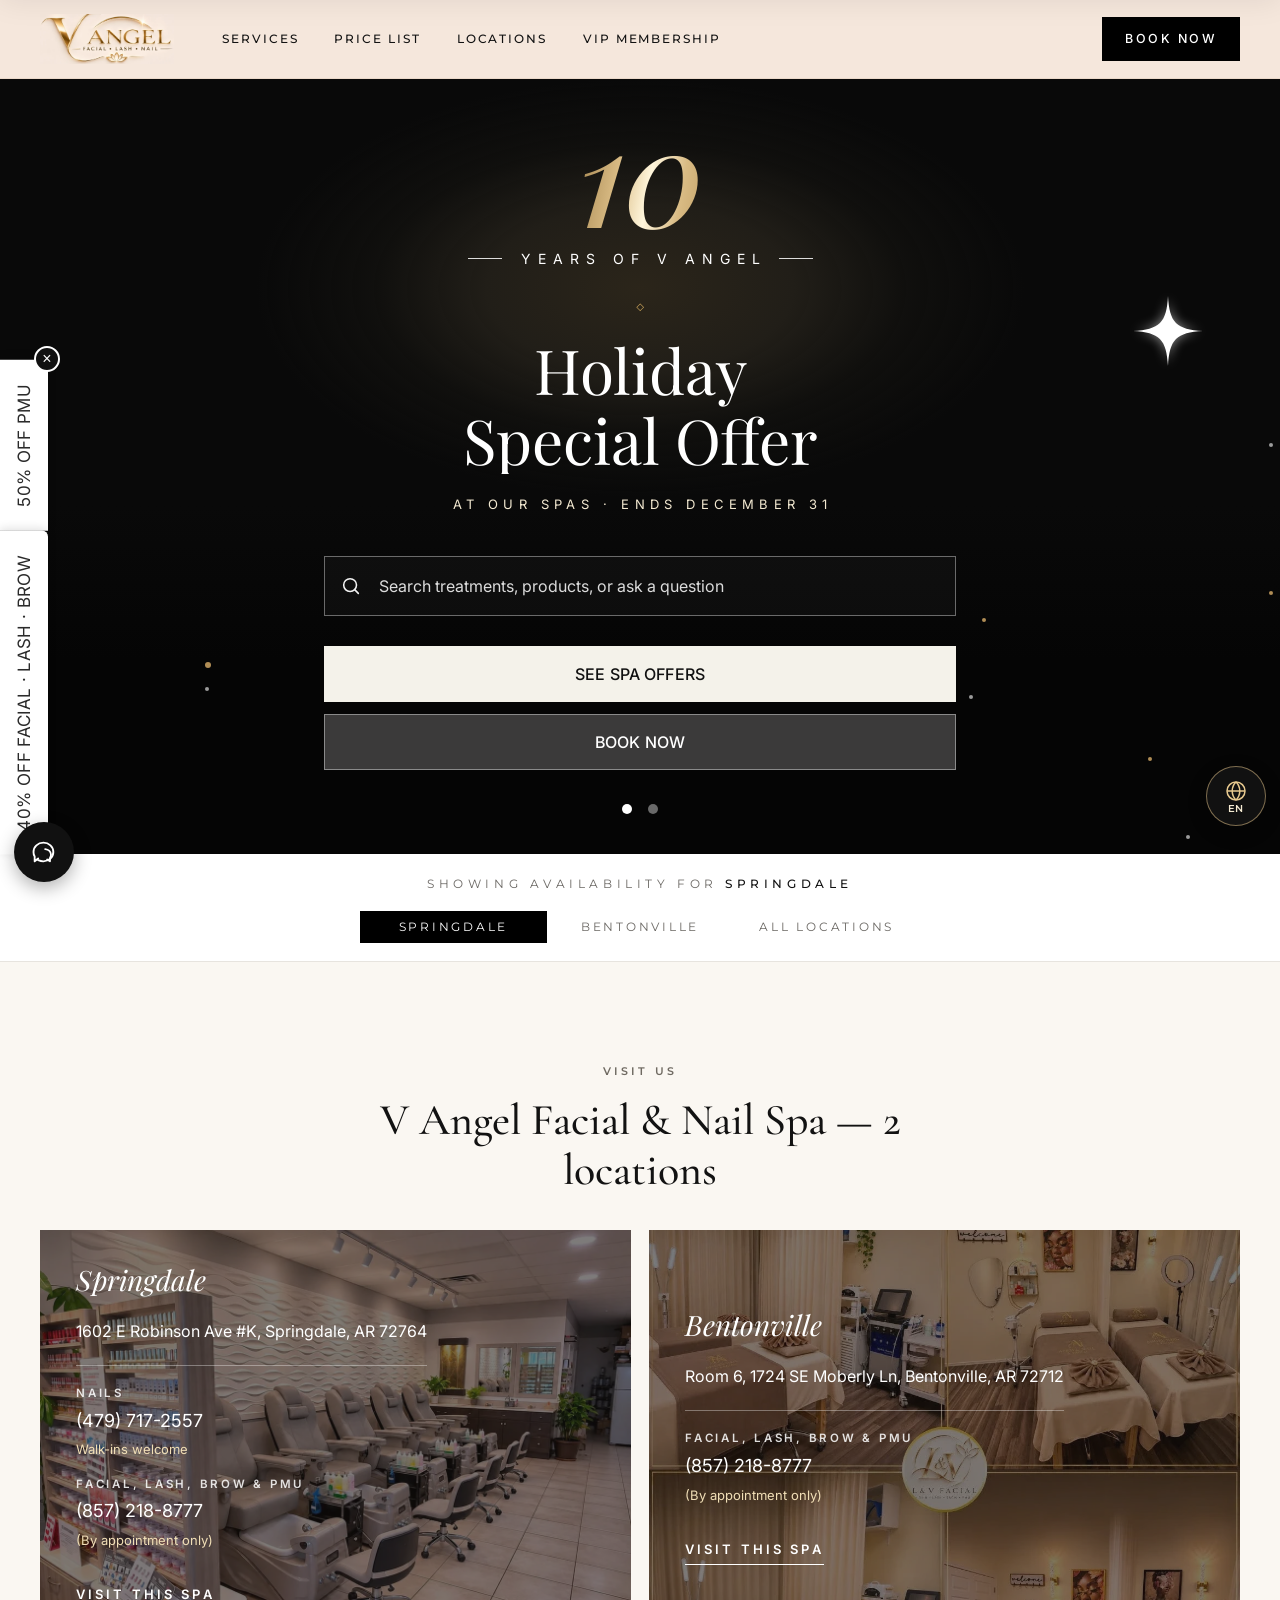
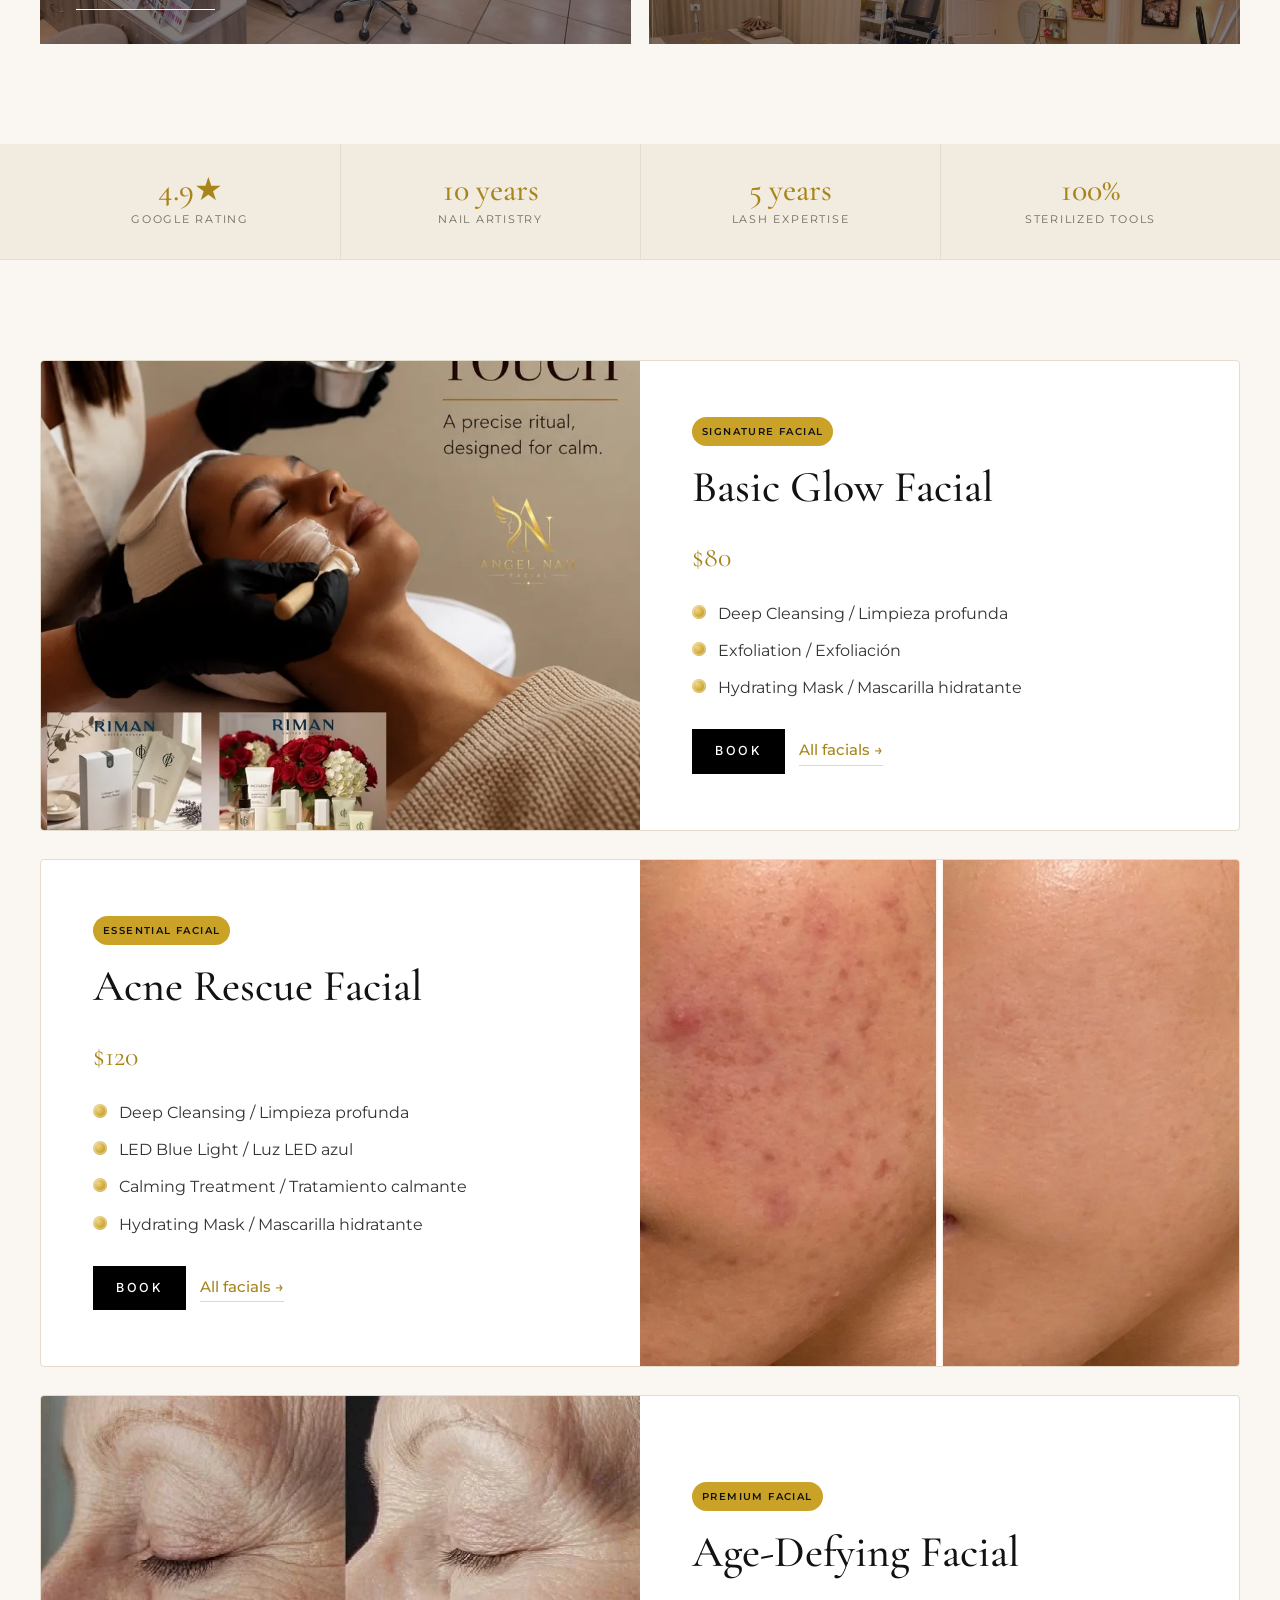
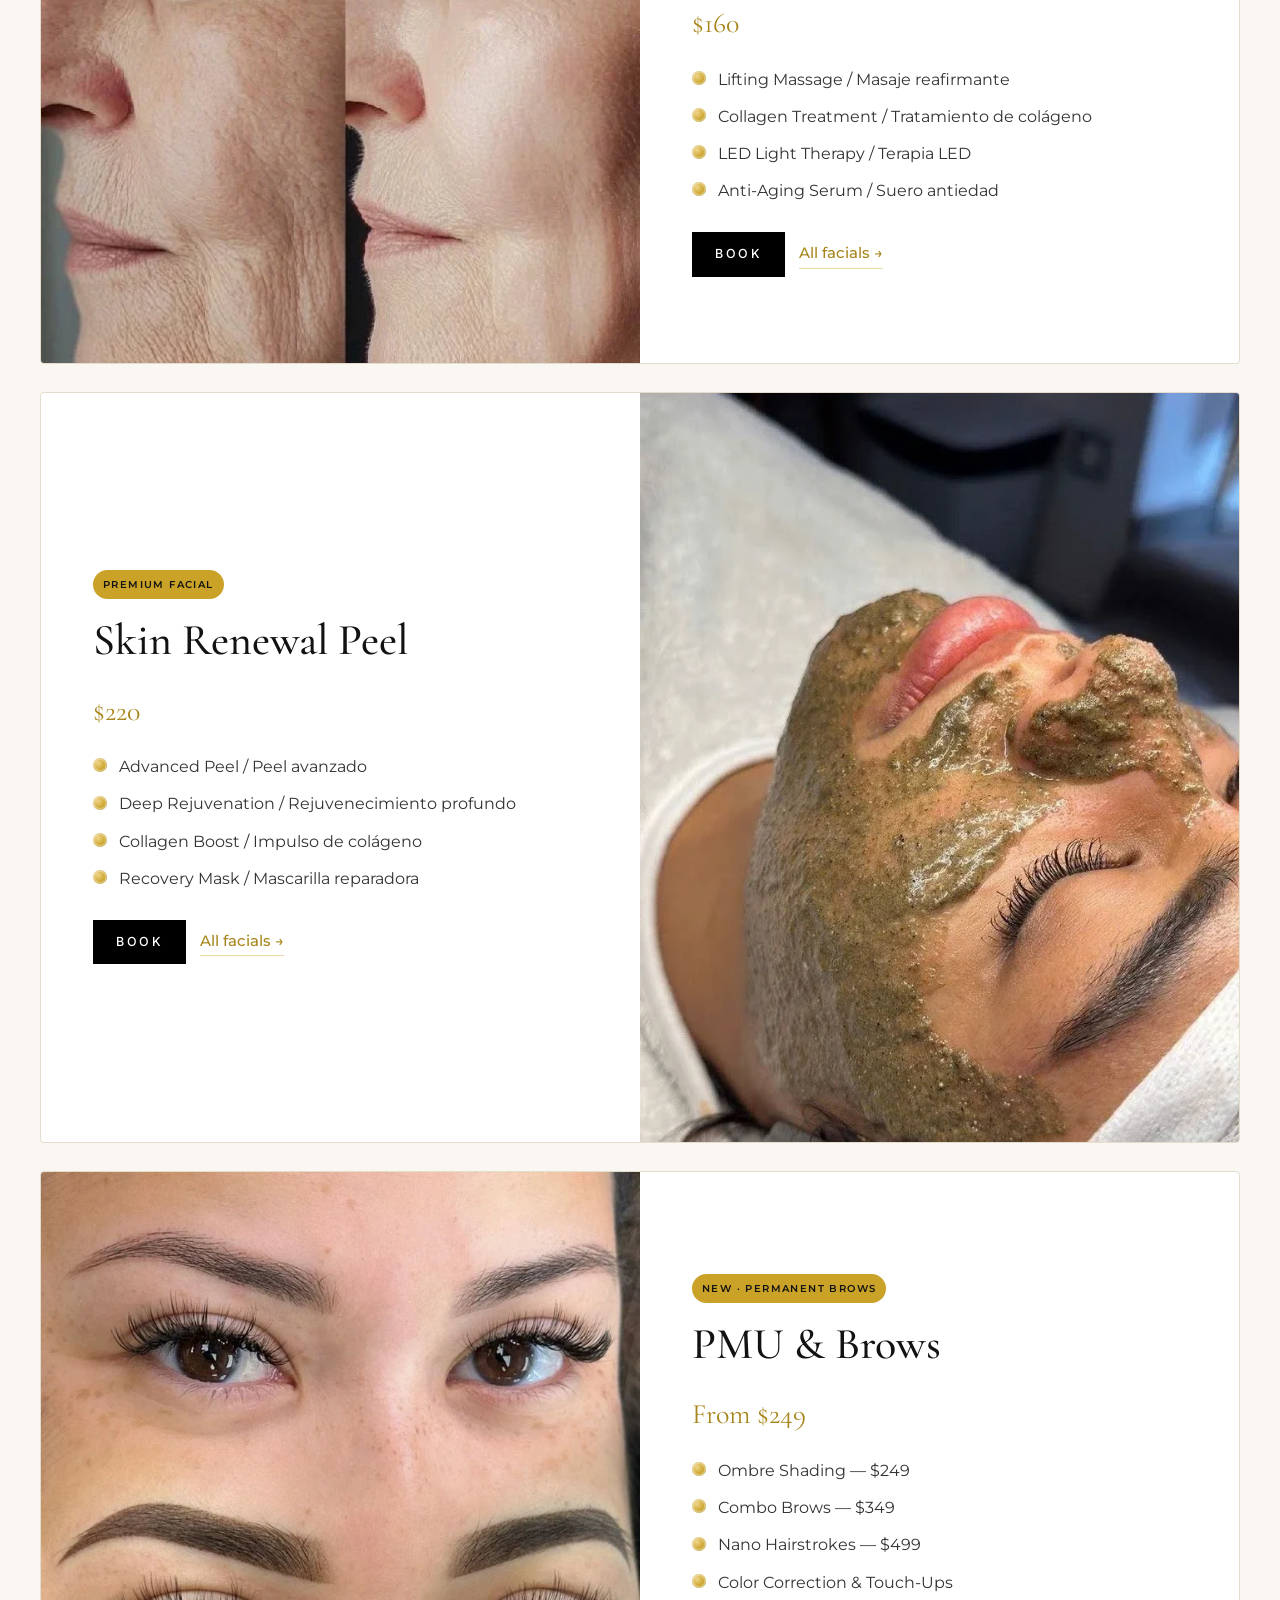
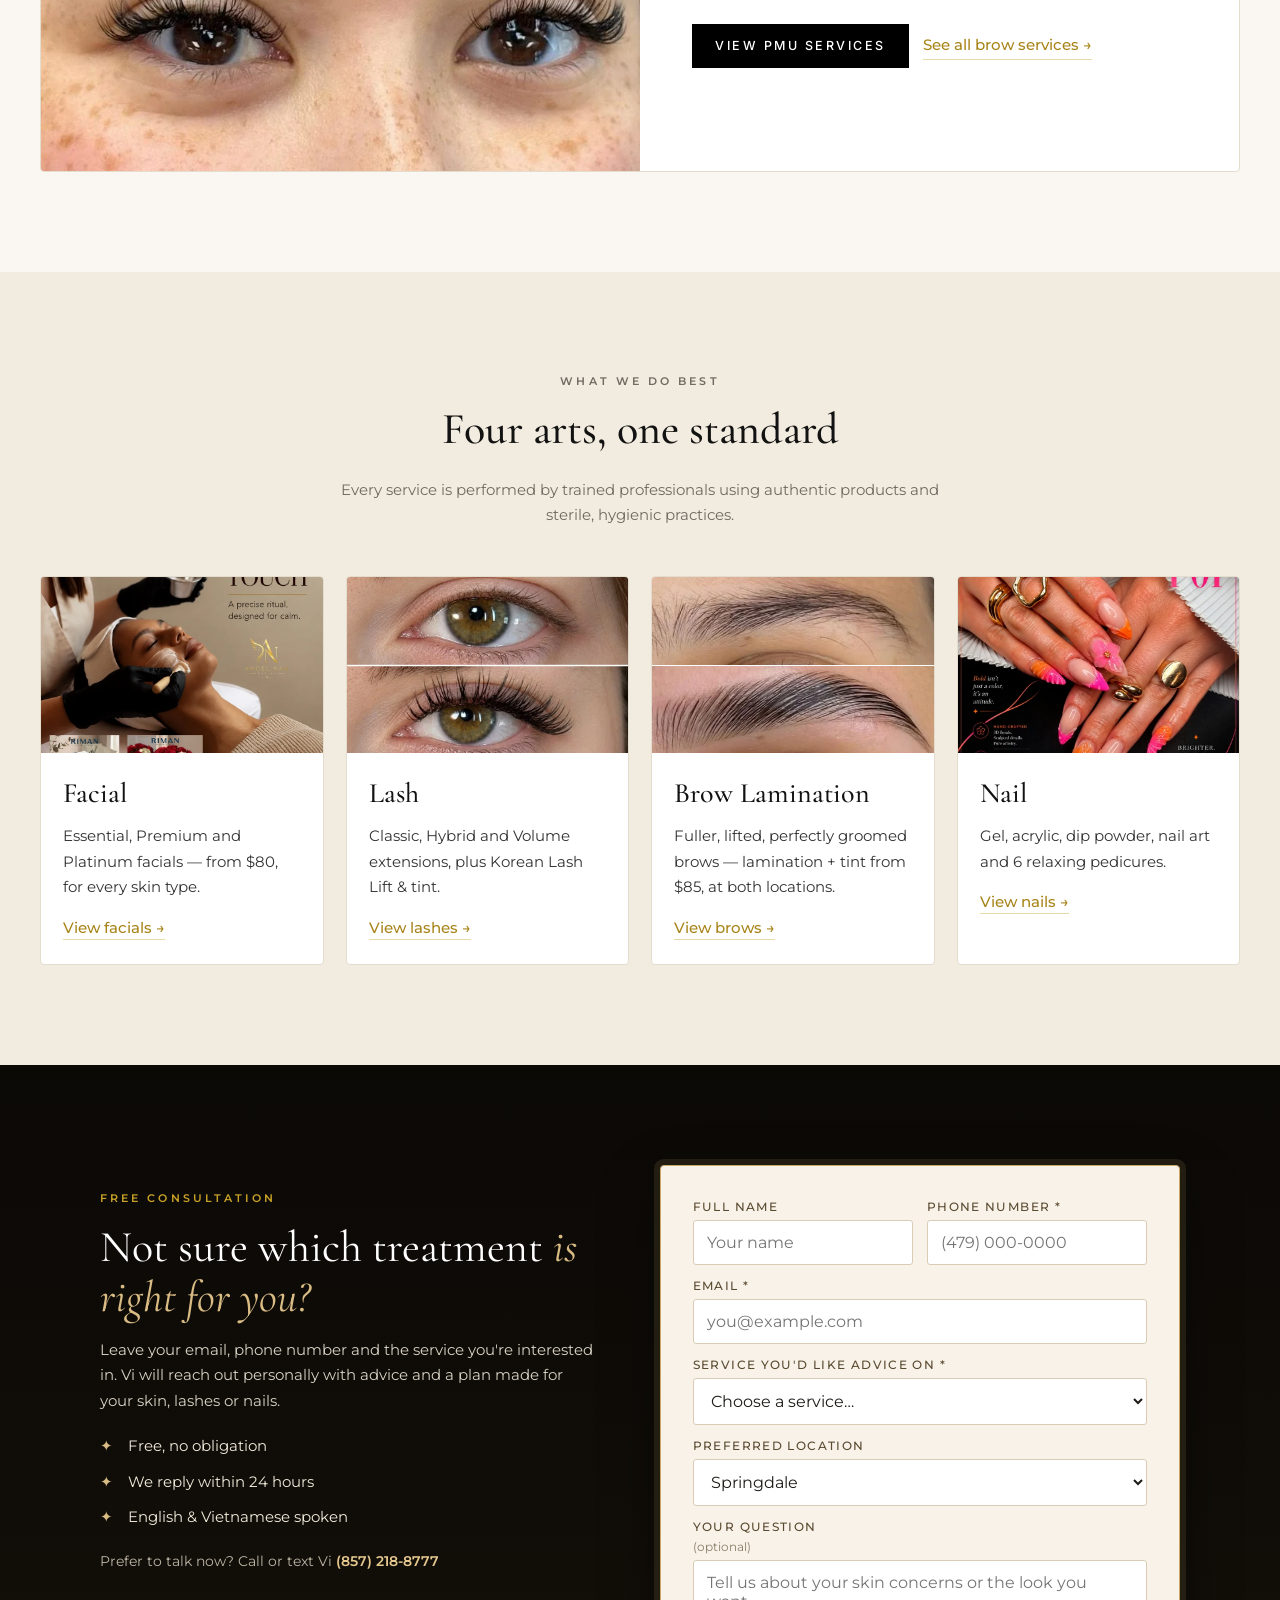
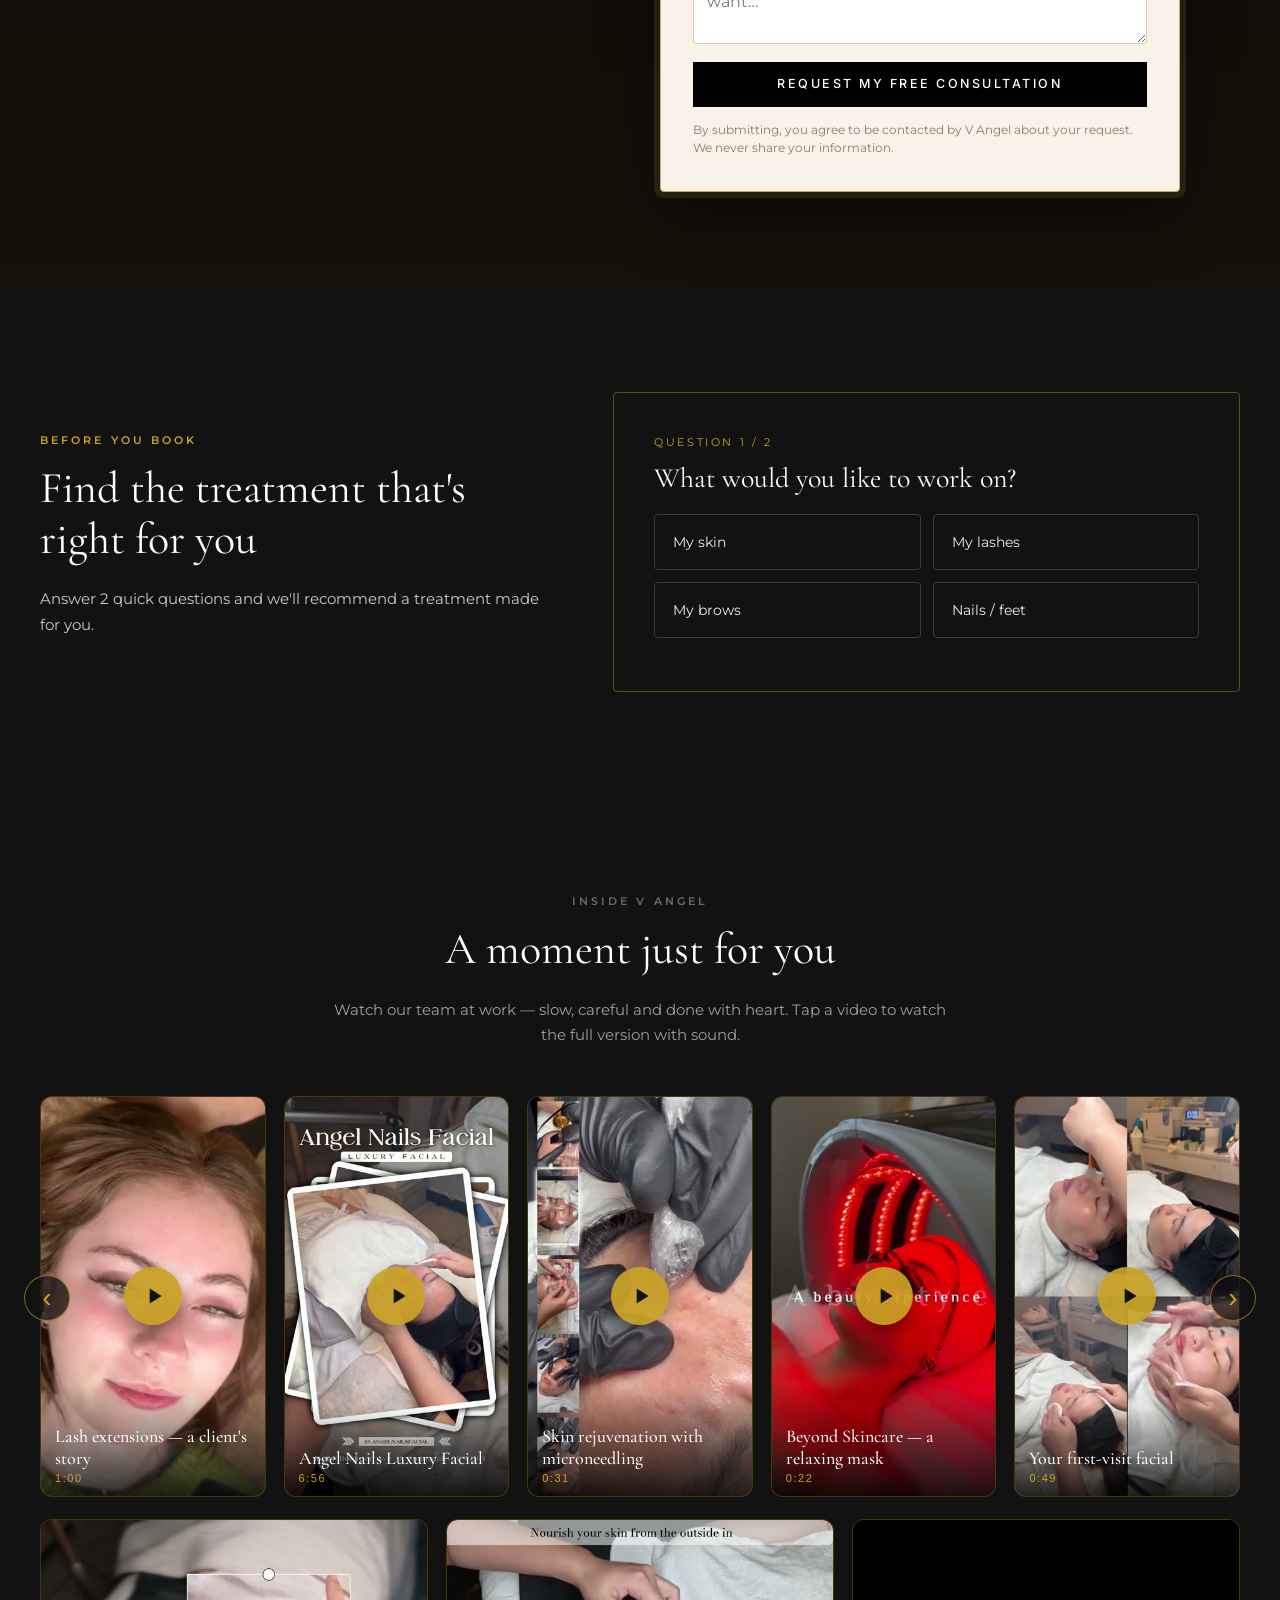
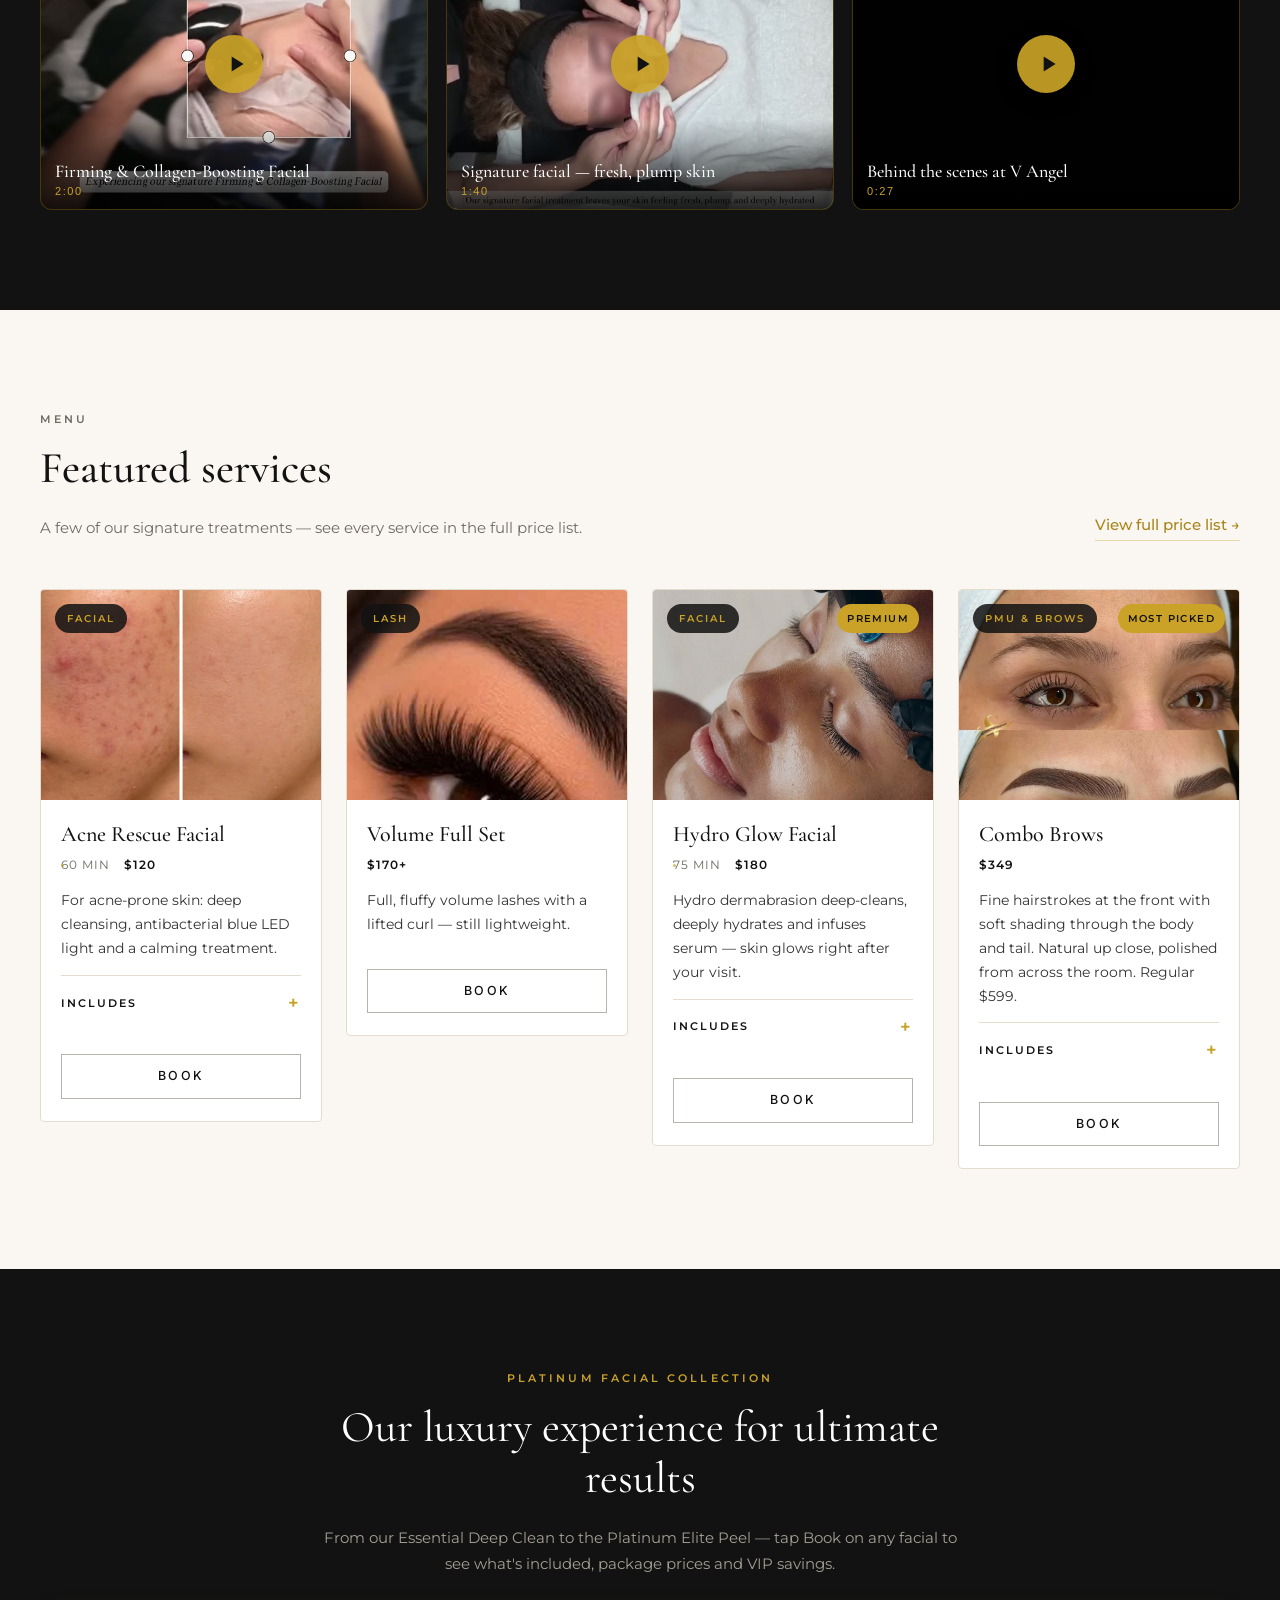
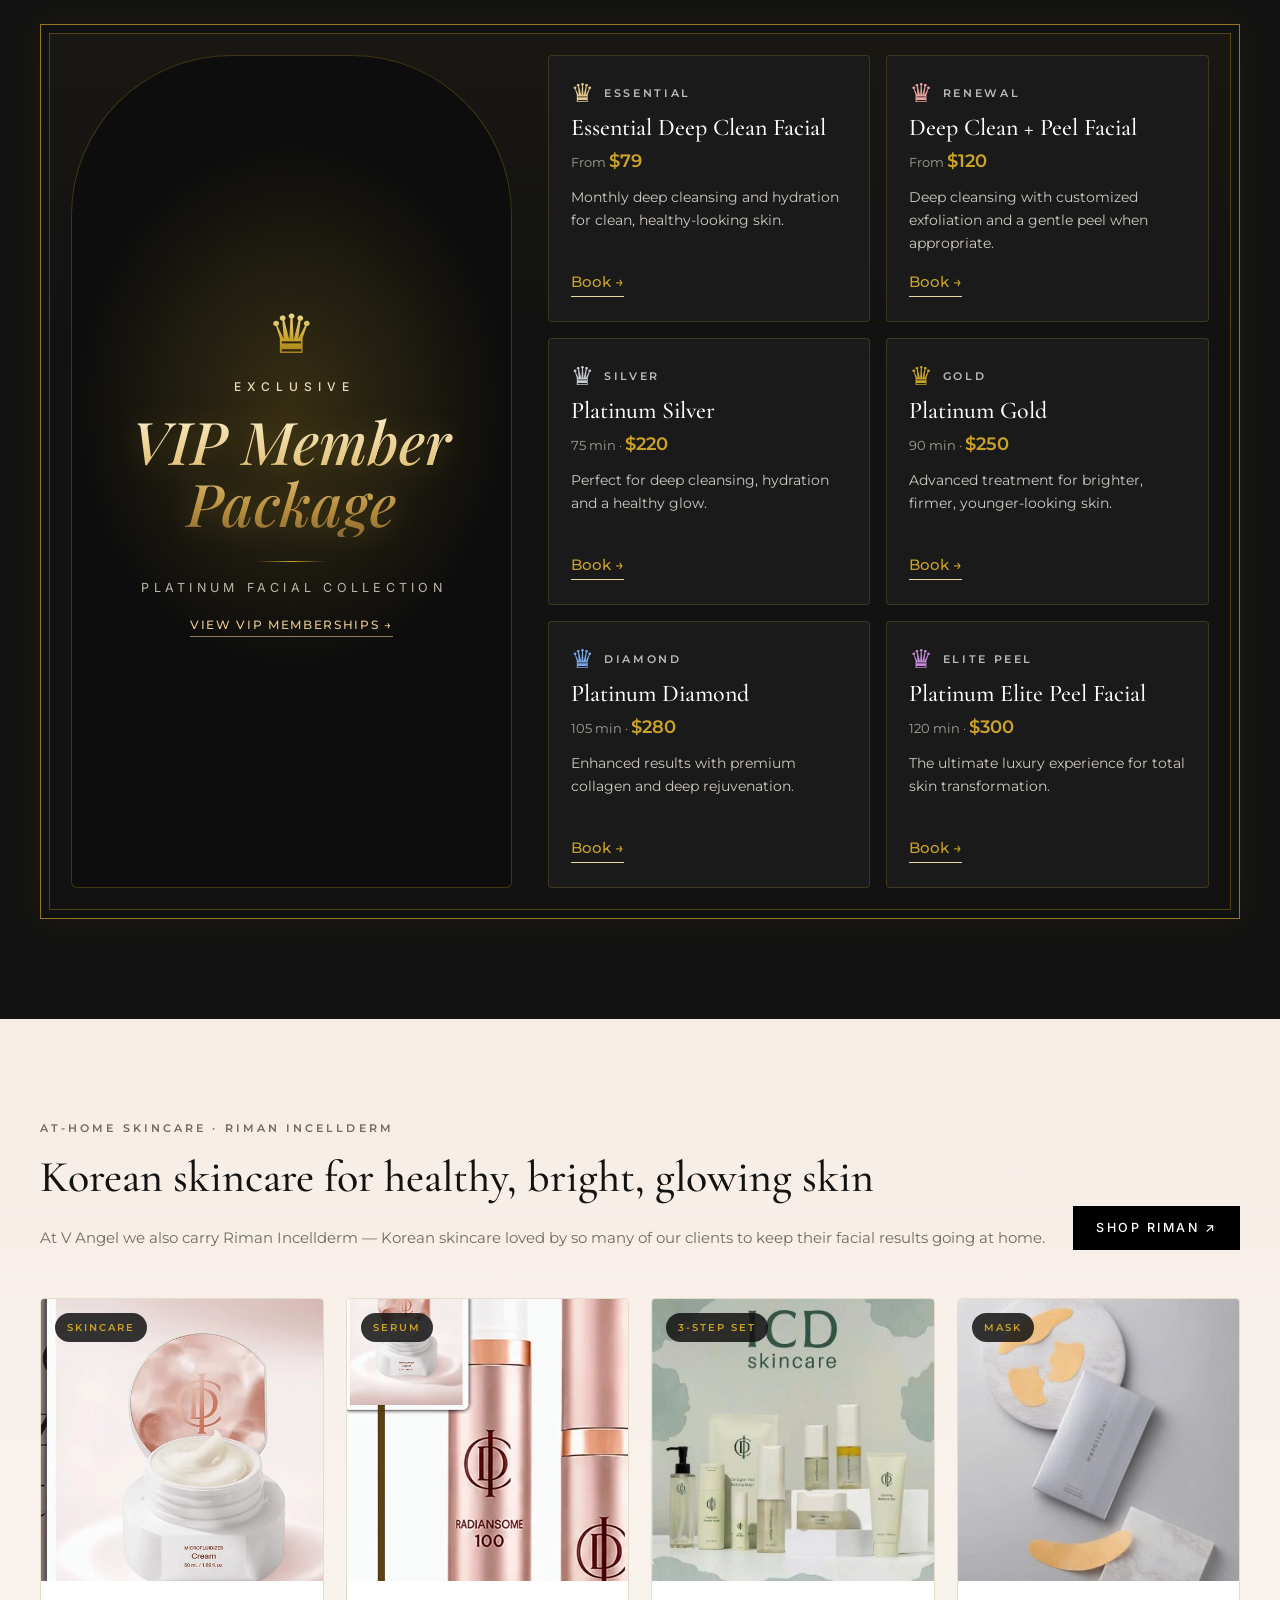
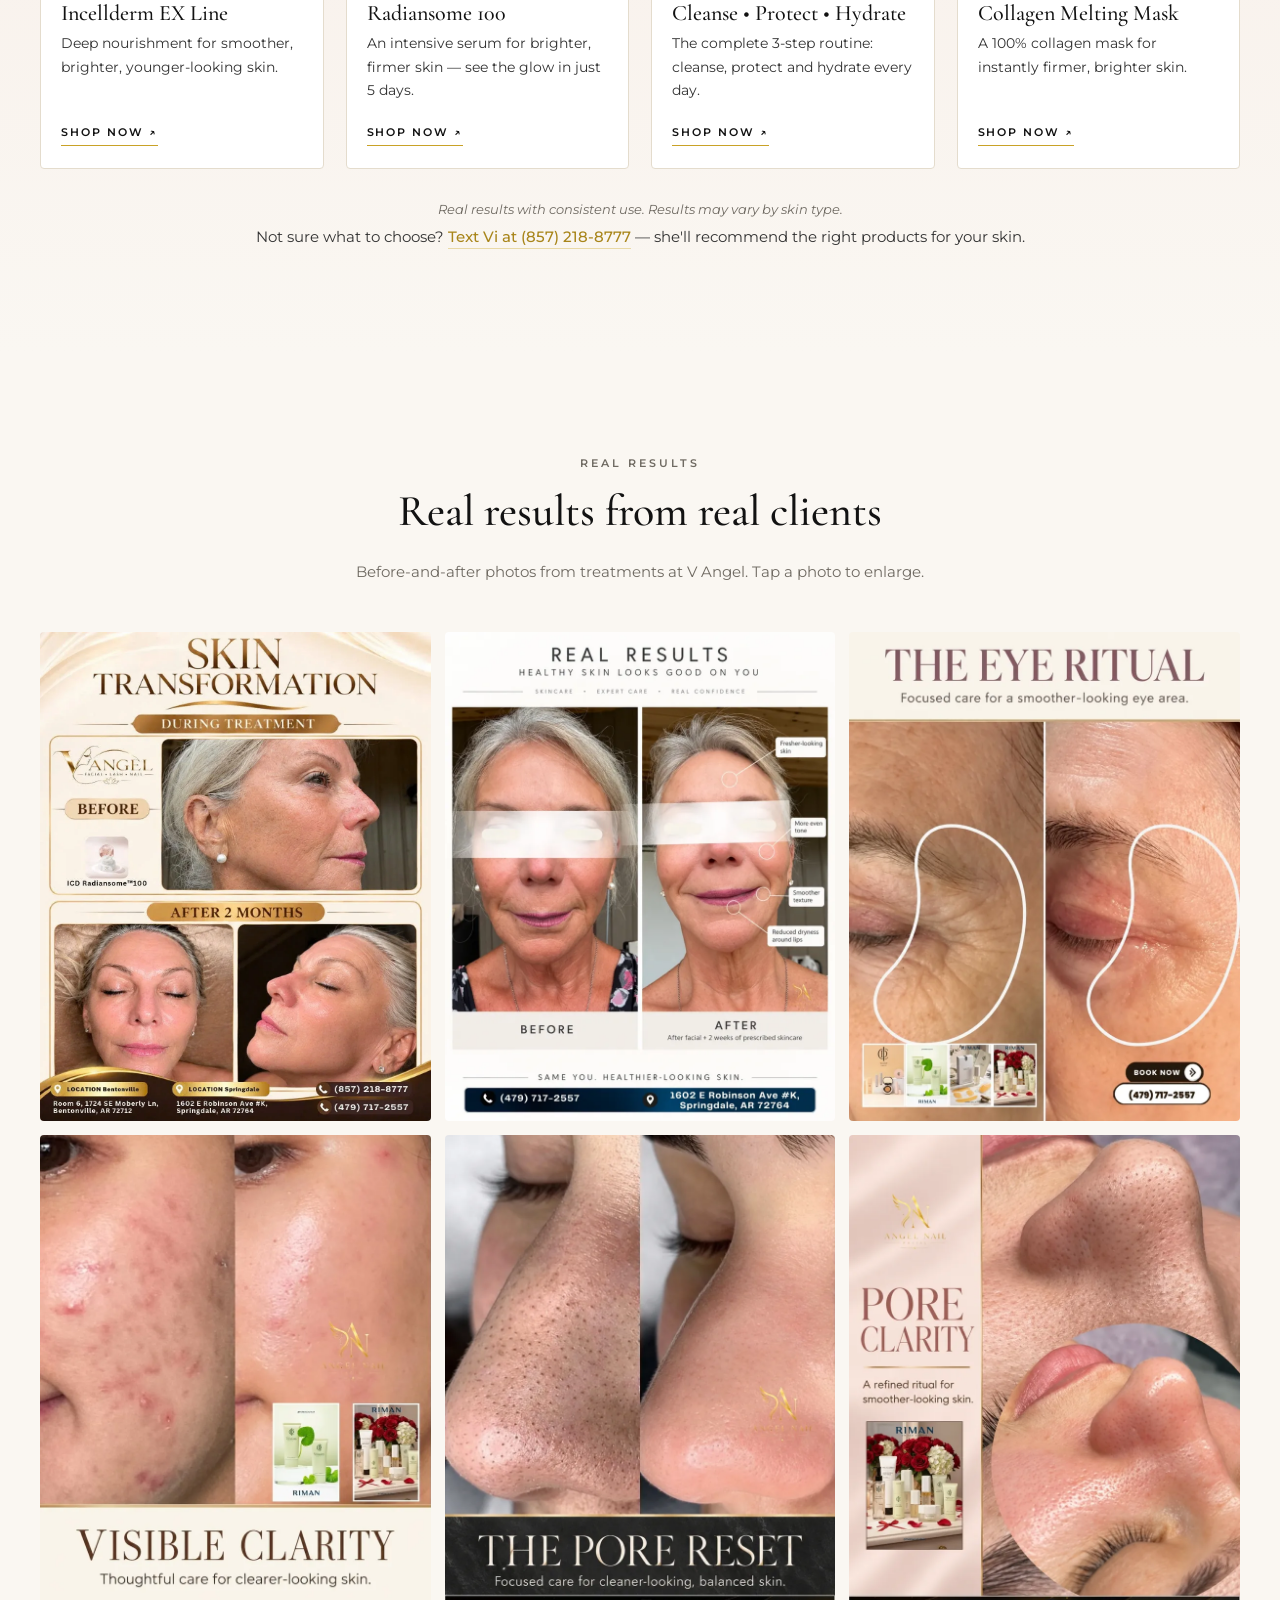
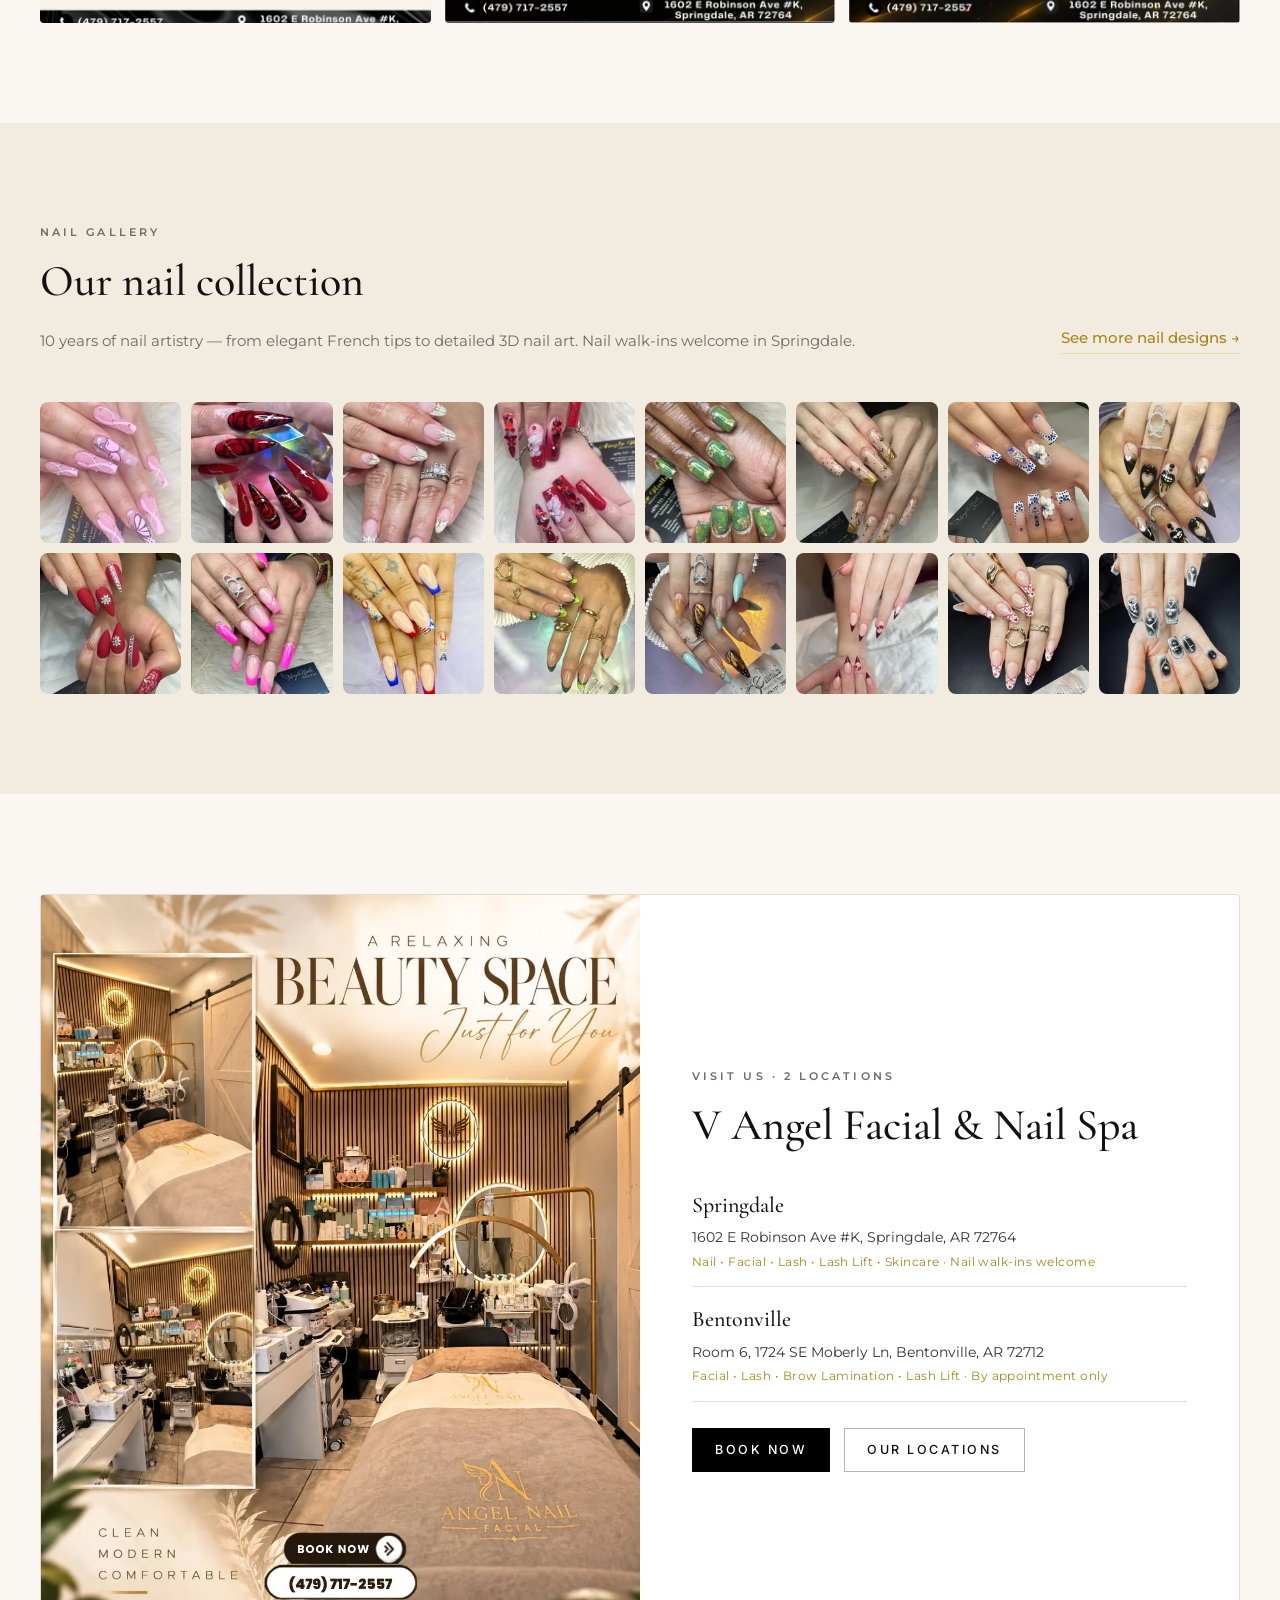
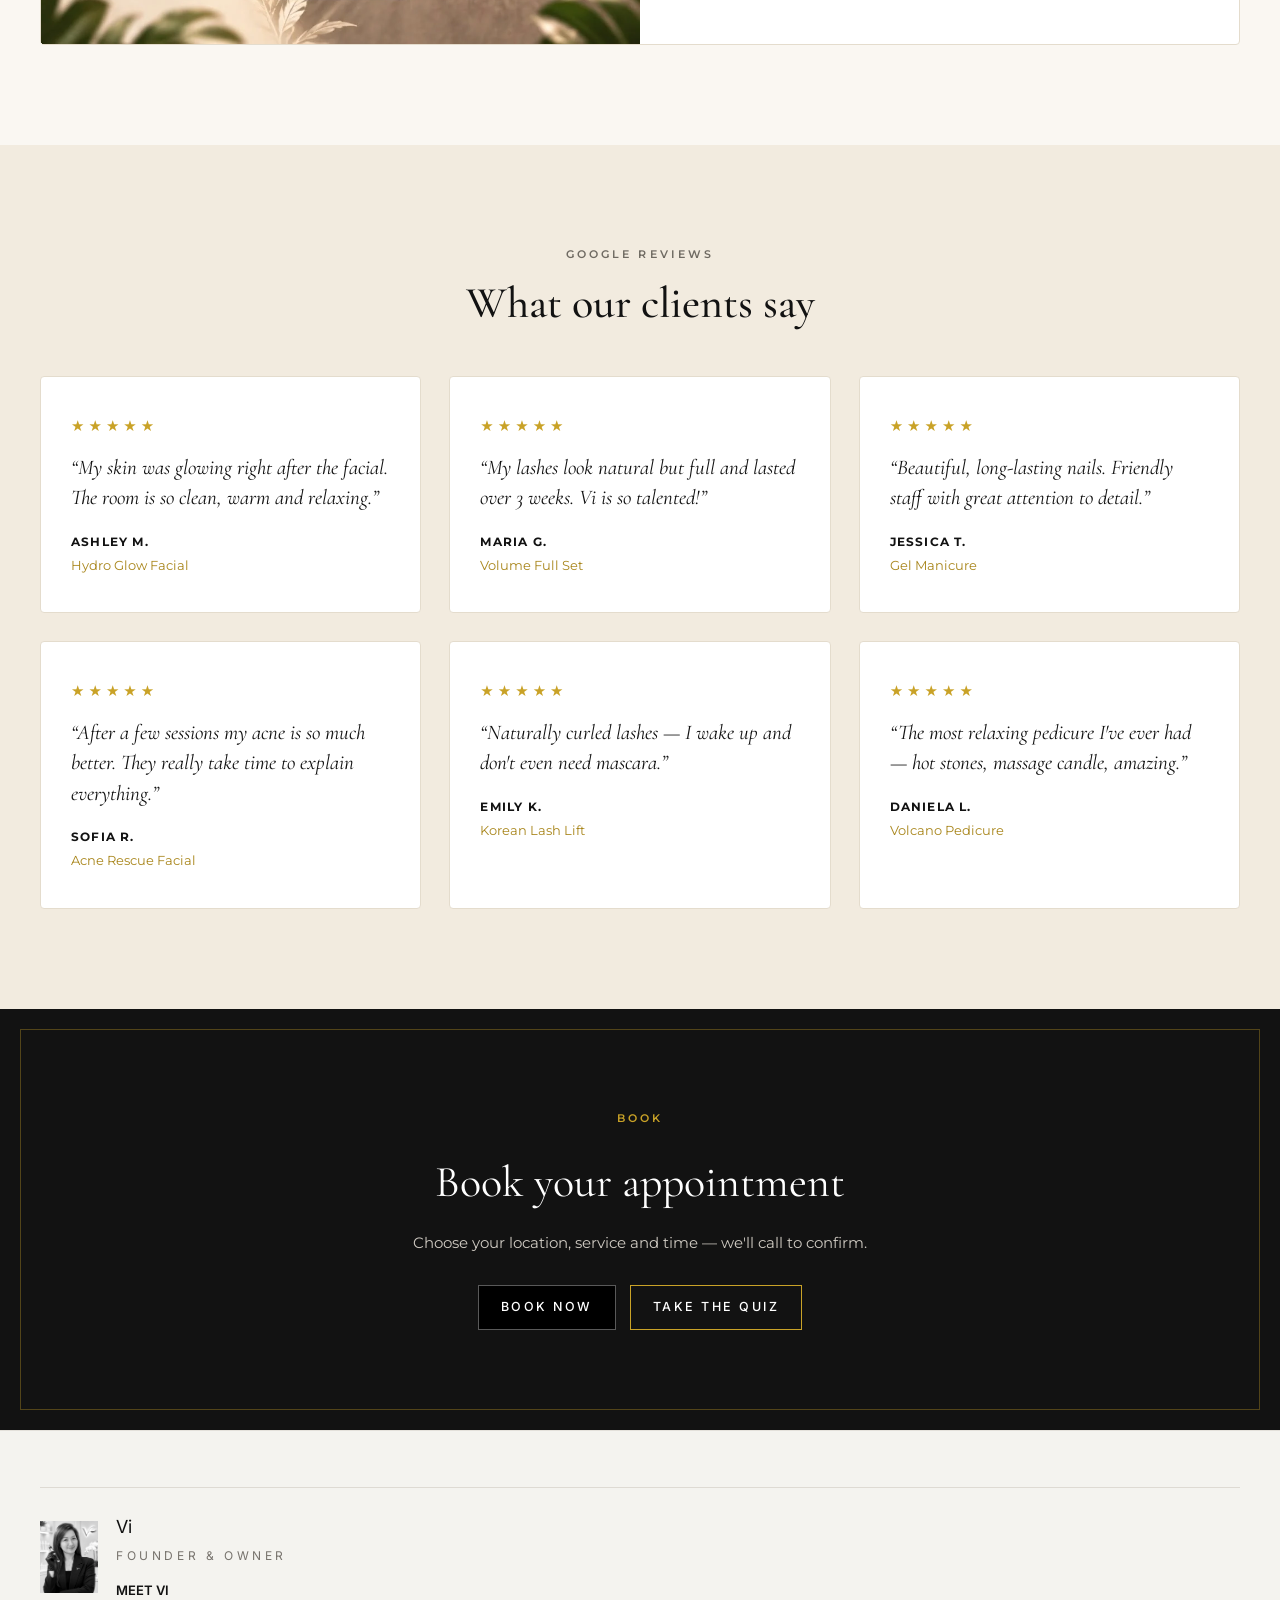
<file: index.html>
<!DOCTYPE html>
<html lang="en">
<head>
  <meta charset="UTF-8" />
  <!--va-base--><script>(function(){var p=location.pathname,m=p.match(/^(.*?\/)(?:(?:services|locations|vip)(?:\/[a-z-]+)?\/?(?:index\.html)?|[a-z-]+\.html)?$/);var b=m?m[1]:"/";document.write('<base href="'+b+'">');var o=p.match(/\/(treatments|salon|vip)\.html$/);if(o){var r={treatments:"services/",salon:"locations/",vip:"vip/"}[o[1]],q=new URLSearchParams(location.search),c=q.get("loai");if(o[1]==="treatments"&&c){r+=c+"/";q.delete("loai");}var s=q.toString();location.replace(b+r+(s?"?"+s:"")+location.hash);}})();</script>
  <meta name="viewport" content="width=device-width, initial-scale=1" />
  <title>V Angel Facial &amp; Nail Spa | Facials, Lashes, Brows &amp; Nails in Springdale &amp; Bentonville, AR</title>
  <meta name="description" content="V Angel Facial &amp; Nail Spa — luxury facials, lash extensions, brows, nails and pedicures in Springdale and Bentonville, AR. Book online or call (479) 717-2557." />
  <link rel="icon" href="images/logo.png" />
  <link rel="preconnect" href="https://fonts.googleapis.com" />
  <link rel="preconnect" href="https://fonts.gstatic.com" crossorigin />
  <link href="https://fonts.googleapis.com/css2?family=Cormorant+Garamond:ital,wght@0,400;0,500;0,600;1,400&family=Montserrat:wght@300;400;500;600&family=Playfair+Display:wght@400;500&family=Inter:wght@400;500&display=swap" rel="stylesheet" />
  <link rel="stylesheet" href="style.css?v=20261122a" />
  <link rel="stylesheet" href="deposit.css?v=20261123a" />
</head>
<body data-page="home">
  <div id="site-header"></div>

  <main>
    <!-- 1. Trình chiếu đầu trang (mọi cỡ màn hình) -->
    <section class="mslider" aria-roledescription="carousel" aria-label="V Angel highlights">
      <div class="mslider__track" id="mTrack">
        <div class="mslide mslide--dark" role="group" aria-roledescription="slide" aria-label="1 of 2">
          <span class="jstar jstar--r"><svg viewBox="0 0 100 100" aria-hidden="true"><path d="M50 0 C52 38 62 48 100 50 C62 52 52 62 50 100 C48 62 38 52 0 50 C38 48 48 38 50 0Z"/></svg></span>
          <span class="jstar jstar--b"><svg viewBox="0 0 100 100" aria-hidden="true"><path d="M50 0 C52 38 62 48 100 50 C62 52 52 62 50 100 C48 62 38 52 0 50 C38 48 48 38 50 0Z"/></svg></span>
          <i class="jdot" style="right:7px;top:47%"></i><i class="jdot jdot--gold" style="right:7px;top:66%"></i>
          <i class="jdot jdot--gold jdot--lg" style="left:16%;bottom:24%"></i><i class="jdot" style="left:16%;bottom:21%"></i>
          <i class="jdot jdot--gold" style="left:29%;bottom:23%"></i><i class="jdot jdot--gold" style="left:35%;bottom:17%"></i>
          <i class="jdot jdot--gold" style="right:23%;bottom:30%"></i><i class="jdot" style="right:24%;bottom:20%"></i>
          <i class="jdot jdot--gold" style="right:10%;bottom:12%"></i><i class="jdot" style="right:7%;bottom:2%"></i>
          <div class="mslide__content">
            <p class="j20">10</p>
            <p class="jrule"><span>Years of V Angel</span></p>
            <p class="jdia" aria-hidden="true">◇</p>
            <h2 class="jtitle"><span class="jw jw--one">Holiday Special Offer</span></h2>
            <p class="jsub">At our spas · Ends December 31</p>
            <form class="mslide__search jsearch" action="services/" role="search">
              <svg class="mslide__search-ico" viewBox="0 0 24 24" aria-hidden="true"><circle cx="11" cy="11" r="7"/><path d="M20 20l-4-4"/></svg>
              <input type="search" name="q" placeholder="Search treatments, products, or ask a question" aria-label="Search treatments" />
            </form>
            <div class="mslide__btns jbtns">
              <a href="locations/#uu-dai" class="mbtn mbtn--light">See Spa Offers</a>
              <a href="#" class="mbtn mbtn--dark" data-book="Basic Glow Facial">Book Now</a>
            </div>
          </div>
        </div>
        <div class="mslide mslide--photo" role="group" aria-roledescription="slide" aria-label="2 of 2">
          <img class="mslide__bg mslide__bg--bs" src="images/slide-spa-room.webp" alt="" aria-hidden="true" />
          <div class="mslide__content">
            <p class="mslide__eyebrow">V Angel</p>
            <h2 class="mslide__title">Your Beauty.<br />Our Passion.</h2>
            <p class="mslide__text">Luxury facials, lashes, brows and nails in Springdale and Bentonville.</p>
            <form class="mslide__search" action="services/" role="search">
              <svg class="mslide__search-ico" viewBox="0 0 24 24" aria-hidden="true"><circle cx="11" cy="11" r="7"/><path d="M20 20l-4-4"/></svg>
              <input type="search" name="q" placeholder="Search treatments, products, or ask a question" aria-label="Search treatments" />
            </form>
            <div class="mslide__btns">
              <a href="#" class="mbtn mbtn--light" data-book>Book Appointment</a>
              <a href="services/" class="mbtn mbtn--ghost">Explore Treatments</a>
            </div>
          </div>
        </div>
      </div>
      <div class="mslider__dots" id="mDots" role="tablist" aria-label="Choose slide">
        <button class="is-active" aria-label="Slide 1"></button><button aria-label="Slide 2"></button>
      </div>
    </section>
    <section class="mloc">
      <p class="mloc__label">Showing availability for <strong id="mLocName">Springdale</strong></p>
      <div class="mloc__tabs">
        <button class="is-active" data-mloc="springdale">Springdale</button>
        <button data-mloc="bentonville">Bentonville</button>
        <button data-mloc="all">All locations</button>
      </div>
    </section>
    <!-- Tab ưu đãi bên trái + nút nhắn tin (chỉ trên điện thoại) -->
    <div class="sidetab" id="sideTab">
      <button class="sidetab__close" aria-label="Close offer" id="sideTabClose">×</button>
      <a href="#" class="sidetab__btn" data-book="Combo Brows" aria-label="50% off PMU and brows">50% OFF PMU</a>
      <a href="#" class="sidetab__btn sidetab__btn--2" data-book aria-label="40% off facial, lash and brow lamination">40% OFF FACIAL · LASH · BROW</a>
    </div>
    <a class="chatbub" href="https://m.me/112134470501004" target="_blank" rel="noopener" aria-label="Chat with V Angel on Facebook Messenger" title="Chat with us on Messenger">
      <svg viewBox="0 0 24 24" aria-hidden="true"><path d="M7 17.5 4 20v-4.2A7 7 0 0 1 3 12c0-4.4 3.8-8 8.5-8S20 7.6 20 12s-3.8 8-8.5 8c-1.6 0-3.1-.4-4.5-1"/><path d="M13 9.5c2.9.3 5 2.4 5 4.9 0 1-.3 1.9-.9 2.7V20l-2.4-1.6"/></svg>
    </a>

    <!-- 1b. Visit us — 2 chi nhánh (common.js chuyển khối liên hệ vào đây) -->
    <div id="contact-slot"></div>

    <!-- 2. Cam kết -->
    <section class="trust">
      <div class="container trust__inner">
        <div><strong>4.9★</strong><span>Google rating</span></div>
        <div><strong>10 years</strong><span>Nail artistry</span></div>
        <div><strong>5 years</strong><span>Lash expertise</span></div>
        <div><strong>100%</strong><span>Sterilized tools</span></div>
      </div>
    </section>

    <!-- 3. Dịch vụ nổi bật -->
    <section class="section">
      <div class="container">
        <div class="features" id="featured"></div>
      </div>
    </section>

    <!-- 4. Ba thế mạnh -->
    <section class="section section--alt">
      <div class="container">
        <div class="section-head reveal">
          <p class="eyebrow">What we do best</p>
          <h2>Four arts, one standard</h2>
          <p>Every service is performed by trained professionals using authentic products and sterile, hygienic practices.</p>
        </div>
        <div class="cats">
          <a href="services/facial/" class="cat reveal">
            <div class="cat__media"><img src="images/svc-basic-glow.webp" alt="Facial at V Angel" loading="lazy" /></div>
            <div class="cat__body"><h3>Facial</h3><p>Essential, Premium and Platinum facials — from $80, for every skin type.</p><span class="link-gold">View facials →</span></div>
          </a>
          <a href="services/lash/" class="cat reveal">
            <div class="cat__media"><img src="images/svc-lash-ba.webp?v=2" alt="Before and after lash extensions at V Angel" loading="lazy" /></div>
            <div class="cat__body"><h3>Lash</h3><p>Classic, Hybrid and Volume extensions, plus Korean Lash Lift &amp; tint.</p><span class="link-gold">View lashes →</span></div>
          </a>
          <a href="services/brow/" class="cat reveal">
            <div class="cat__media"><img src="images/svc-brow-ba.webp" alt="Before and after brow lamination at V Angel" loading="lazy" /></div>
            <div class="cat__body"><h3>Brow Lamination</h3><p>Fuller, lifted, perfectly groomed brows — lamination + tint from $85, at both locations.</p><span class="link-gold">View brows →</span></div>
          </a>
          <a href="services/nail/" class="cat reveal">
            <div class="cat__media"><img src="images/svc-nail-art.webp" alt="Nail art at V Angel" loading="lazy" /></div>
            <div class="cat__body"><h3>Nail</h3><p>Gel, acrylic, dip powder, nail art and 6 relaxing pedicures.</p><span class="link-gold">View nails →</span></div>
          </a>
        </div>
      </div>
    </section>

    <!-- 10b. Để lại thông tin tư vấn -->
    <section class="section consult" id="consult">
      <div class="container consult__wrap">
        <div class="consult__intro reveal">
          <p class="eyebrow eyebrow--gold">Free consultation</p>
          <h2>Not sure which treatment <em>is right for you?</em></h2>
          <p>Leave your email, phone number and the service you're interested in. Vi will reach out personally with advice and a plan made for your skin, lashes or nails.</p>
          <ul class="consult__ticks">
            <li>Free, no obligation</li>
            <li>We reply within 24 hours</li>
            <li>English &amp; Vietnamese spoken</li>
          </ul>
          <p class="consult__call">Prefer to talk now? Call or text Vi <a href="tel:+18572188777">(857) 218-8777</a></p>
        </div>
        <form class="consult__form reveal" id="consultForm" novalidate>
          <div class="consult__row">
            <label>Full name<input type="text" name="name" autocomplete="name" placeholder="Your name" /></label>
            <label>Phone number *<input type="tel" name="phone" autocomplete="tel" required placeholder="(479) 000-0000" pattern="[0-9 +.\(\)\-]{10,20}" /></label>
          </div>
          <label>Email *<input type="email" name="email" autocomplete="email" required placeholder="you@example.com" /></label>
          <label>Service you'd like advice on *<select name="service" id="consultService" required></select></label>
          <label>Preferred location<select name="location">
            <option value="Springdale">Springdale</option>
            <option value="Bentonville">Bentonville</option>
            <option value="Either">Either location</option>
          </select></label>
          <label>Your question <span>(optional)</span><textarea name="message" rows="3" placeholder="Tell us about your skin concerns or the look you want…"></textarea></label>
          <input type="text" name="_honey" class="consult__hp" tabindex="-1" autocomplete="off" aria-hidden="true" />
          <p class="consult__err" id="consultErr" role="alert" hidden></p>
          <button type="submit" class="btn btn--gold consult__btn">Request my free consultation</button>
          <p class="consult__fine">By submitting, you agree to be contacted by V Angel about your request. We never share your information.</p>
        </form>
        <div class="consult__done" id="consultDone" hidden>
          <p class="consult__done-icon" aria-hidden="true">&#10022;</p>
          <h3>Thank you!</h3>
          <p id="consultDoneText">We've received your request. Vi will contact you within 24 hours.</p>
          <a class="btn btn--gold" id="consultSms" hidden>Send my request by text</a>
          <button type="button" class="link-gold" id="consultAgain">Send another request</button>
        </div>
      </div>
    </section>

    <!-- 5. Tư vấn nhanh -->
    <section class="quiz" id="tu-van">
      <div class="container quiz__inner">
        <div class="quiz__intro">
          <p class="eyebrow eyebrow--gold">Before you book</p>
          <h2>Find the treatment that's right for you</h2>
          <p>Answer 2 quick questions and we'll recommend a treatment made for you.</p>
        </div>
        <div class="quiz__box" id="quizBox"></div>
      </div>
    </section>

    <!-- 5b. Video -->
    <section class="section reels-sec">
      <div class="container">
        <div class="section-head reveal">
          <p class="eyebrow">Inside V Angel</p>
          <h2>A moment just for you</h2>
          <p>Watch our team at work — slow, careful and done with heart. Tap a video to watch the full version with sound.</p>
        </div>
        <div class="vrow-wrap">
          <button class="vrow__nav vrow__nav--prev" data-scroll="#vrowHome" data-dir="-1" aria-label="Previous videos">‹</button>
          <div class="vrow" id="vrowHome" data-videos="v"></div>
          <button class="vrow__nav vrow__nav--next" data-scroll="#vrowHome" data-dir="1" aria-label="Next videos">›</button>
        </div>
        <div class="vgrid" data-videos="h"></div>
      </div>
    </section>

    <!-- 6. Dịch vụ được yêu thích -->
    <section class="section">
      <div class="container">
        <div class="section-head section-head--row reveal">
          <div>
            <p class="eyebrow">Menu</p>
            <h2>Featured services</h2>
            <p>A few of our signature treatments — see every service in the full price list.</p>
          </div>
          <a href="services/#bang-gia" class="link-gold">View full price list →</a>
        </div>
        <div class="grid grid--4" id="popularGrid"></div>
      </div>
    </section>

    <!-- Platinum Facial Collection -->
    <section class="section platinum-sec" id="platinum">
      <div class="container">
        <div class="section-head reveal">
          <p class="eyebrow eyebrow--gold">Platinum Facial Collection</p>
          <h2>Our luxury experience for ultimate results</h2>
          <p>From our Essential Deep Clean to the Platinum Elite Peel — tap Book on any facial to see what's included, package prices and VIP savings.</p>
        </div>
        <div class="platinum" data-platinum></div>
      </div>
    </section>

    <!-- 7a. Skincare Riman -->
    <section class="section riman" id="riman">
      <div class="container">
        <div class="section-head section-head--row reveal">
          <div>
            <p class="eyebrow">At-home skincare · Riman Incellderm</p>
            <h2>Korean skincare for healthy, bright, glowing skin</h2>
            <p>At V Angel we also carry Riman Incellderm — Korean skincare loved by so many of our clients to keep their facial results going at home.</p>
          </div>
          <a href="https://tuongvyanna.riman.com" class="btn btn--gold" target="_blank" rel="noopener">Shop Riman ↗</a>
        </div>
        <div class="riman__grid" data-riman></div>
        <div class="riman__foot">
          <p class="riman__note">Real results with consistent use. Results may vary by skin type.</p>
          <p>Not sure what to choose? <a href="sms:+18572188777" class="link-gold">Text Vi at (857) 218-8777</a> — she'll recommend the right products for your skin.</p>
        </div>
      </div>
    </section>

    <!-- 7b. Kết quả thật -->
    <section class="section">
      <div class="container">
        <div class="section-head reveal">
          <p class="eyebrow">Real Results</p>
          <h2>Real results from real clients</h2>
          <p>Before-and-after photos from treatments at V Angel. Tap a photo to enlarge.</p>
        </div>
        <div class="gallery gallery--5" data-gallery="results" data-cols="3"></div>
      </div>
    </section>

    <!-- 7c. Nail Gallery -->
    <section class="section section--alt">
      <div class="container">
        <div class="section-head section-head--row reveal">
          <div>
            <p class="eyebrow">Nail Gallery</p>
            <h2>Our nail collection</h2>
            <p>10 years of nail artistry — from elegant French tips to detailed 3D nail art. Nail walk-ins welcome in Springdale.</p>
          </div>
          <a href="services/#nail-gallery" class="link-gold">See more nail designs →</a>
        </div>
        <div class="gallery gallery--sq" data-gallery="nails"></div>
      </div>
    </section>

    <!-- 8. Ghé salon -->
    <section class="section">
      <div class="container">
        <div class="visit reveal">
          <div class="visit__media visit__media--full"><img src="images/salon-beauty-space.webp" width="1080" height="1350" alt="A relaxing beauty space just for you — clean, modern, comfortable facial room at V Angel" loading="lazy" /></div>
          <div class="visit__body">
            <p class="eyebrow">Visit us · 2 locations</p>
            <h2>V Angel Facial &amp; Nail Spa</h2>
            <ul class="visit__locs" id="visitLocs"></ul>
            <div class="btn-row">
              <a href="#" class="btn btn--gold" data-book>Book Now</a>
              <a href="locations/" class="btn btn--outline">Our locations</a>
            </div>
          </div>
        </div>
      </div>
    </section>

    <!-- 9. Đánh giá -->
    <section class="reviews section--alt">
      <div class="container">
        <p class="eyebrow">Google Reviews</p>
        <h2 class="section-title">What our clients say</h2>
        <div class="reviews__track reviews__track--scroll" id="reviewList"></div>
      </div>
    </section>

    <!-- 10. Về chúng tôi -->

    <!-- 11. Đặt lịch -->
    <section class="cta-dark">
      <div class="container cta-dark__inner">
        <p class="eyebrow eyebrow--gold">Book</p>
        <h2>Book your appointment</h2>
        <p>Choose your location, service and time — we'll call to confirm.</p>
        <div class="btn-row btn-row--center">
          <a href="#" class="btn btn--gold" data-book>Book Now</a>
          <a href="#tu-van" class="btn btn--ghost">Take the quiz</a>
        </div>
      </div>
    </section>
  </main>

  <div id="site-footer"></div>

  <script src="data.js?v=20261123a"></script>
  <script src="i18n-vi.js?v=20261123a"></script>
  <script src="common.js?v=20261123a"></script>
  <script>
    /* Dịch vụ nổi bật (4 khối, ảnh xen kẽ trái/phải) — nội dung theo menu in tại salon */
    const FEATURED = [
      { name: "Basic Glow Facial", badge: "Signature Facial", price: "$80",
        list: ["Deep Cleansing / Limpieza profunda", "Exfoliation / Exfoliación", "Hydrating Mask / Mascarilla hidratante"] },
      { name: "Acne Rescue Facial", badge: "Essential Facial", price: "$120",
        list: ["Deep Cleansing / Limpieza profunda", "LED Blue Light / Luz LED azul", "Calming Treatment / Tratamiento calmante", "Hydrating Mask / Mascarilla hidratante"] },
      { name: "Age-Defying Facial", badge: "Premium Facial", price: "$160",
        list: ["Lifting Massage / Masaje reafirmante", "Collagen Treatment / Tratamiento de colágeno", "LED Light Therapy / Terapia LED", "Anti-Aging Serum / Suero antiedad"] },
      { name: "Skin Renewal Peel", badge: "Premium Facial", price: "$220",
        list: ["Advanced Peel / Peel avanzado", "Deep Rejuvenation / Rejuvenecimiento profundo", "Collagen Boost / Impulso de colágeno", "Recovery Mask / Mascarilla reparadora"] },
      { name: "PMU & Brows", badge: "New · Permanent Brows", price: "From $249", image: "images/feat-pmu.webp",
        link: "services/pmu/#dich-vu", linkLabel: "View PMU services", cta: "See all brow services →", ctaLink: "services/#pmu",
        list: ["Ombre Shading — $249", "Combo Brows — $349", "Nano Hairstrokes — $499", "Color Correction & Touch-Ups"] }
    ];
    $("#featured").innerHTML = FEATURED.map((f, i) => {
      const t = TREATMENTS.find(x => x.name === f.name) || {};
      return `
      <div class="feature reveal${i % 2 ? " feature--flip" : ""}">
        ${f.link ? `<a class="feature__media card__media--facial" href="${f.link}" aria-label="${f.linkLabel}">` : `<div class="feature__media card__media--facial">`}${(f.image || t.image) ? `<img src="${f.image || t.image}" alt="${f.name}" loading="lazy">` : ICONS.facial}${f.link ? "</a>" : "</div>"}
        <div class="feature__body">
          <span class="card__badge card__badge--static">${f.badge}</span>
          <h2>${f.link ? `<a href="${f.link}" class="feature__title-link">${f.name}</a>` : f.name}</h2>
          <p class="feature__price">${f.price}</p>
          <ul class="feature__list">${f.list.map(x => `<li>${x}</li>`).join("")}</ul>
          <div class="btn-row">
            ${f.link ? `<a href="${f.link}" class="btn btn--gold">${f.linkLabel}</a>` : `<a href="#" class="btn btn--gold" data-book="${f.name}">Book</a>`}
            <a href="${f.ctaLink || "services/facial/"}" class="link-gold">${f.cta || "All facials →"}</a>
          </div>
        </div>
      </div>`;
    }).join("");
    $$("#featured .reveal").forEach(el => (typeof io !== "undefined" && io) ? io.observe(el) : el.classList.add("is-in"));

    /* Dịch vụ nổi bật: sắp xếp giá từ thấp đến cao */
    const priceNum = t => parseFloat(String(t.price).replace(/[^0-9.]/g, "")) || 0;
    $("#popularGrid").innerHTML = TREATMENTS.filter(t => t.popular).slice(0, 4).sort((a, b) => priceNum(a) - priceNum(b)).map(treatmentCard).join("");
    $("#reviewList").innerHTML = REVIEWS.map(reviewCard).join("");
    $("#visitLocs").innerHTML = LOCATIONS.map(l => `
      <li><a href="locations/#${l.id}"><strong>${l.name}</strong><span>${l.address}</span><em>${l.services.join(" • ")}${l.walkin ? " · Nail walk-ins welcome" : " · By appointment only"}</em></a></li>`).join("");

    /* Bài tư vấn nhanh */
    const QUIZ = {
      q1: { title: "What would you like to work on?", options: [["facial", "My skin"], ["lash", "My lashes"], ["brow", "My brows"], ["nail", "Nails / feet"]] },
      facial: { title: "What's your main skin concern?", options: [
        ["Acne Rescue Facial", "Acne, oily skin"], ["Hydro Glow Facial", "Dry, dehydrated"],
        ["Age-Defying Facial", "Fine lines, sagging"], ["Brightening Facial", "Dullness, dark spots"],
        ["Deep Pore Facial", "Pores, blackheads"], ["Basic Glow Facial", "Just relax and glow"]] },
      lash: { title: "Which lash look do you love?", options: [
        ["Classic Full Set", "Natural and soft"], ["Hybrid Full Set", "Medium fullness, textured"], ["Volume Full Set", "Full, curled and bold"], ["Wispy Full Set (Wet Set)", "Wispy, textured wet look"], ["Mega Volume", "Ultra full and dramatic"],
        ["Korean Lash Lift", "Enhance my natural lashes"]] },
      brow: { title: "What would you like for your brows?", options: [
        ["Brow Lamination + Tint", "Fuller, groomed, even color"], ["Combo Brows", "Permanent brows (PMU)"], ["Brow Shaping Wax", "Just a clean shape"]] },
      nail: { title: "What kind of nails do you want?", options: [
        ["Gel Manicure", "Simple and glossy"], ["Acrylic Full Set", "Long, perfectly shaped"],
        ["Dipping Powder", "Strong and natural"], ["Volcano Pedicure", "Pamper my feet"]] }
    };
    const box = $("#quizBox");
    function step(key, n) {
      const q = QUIZ[key];
      box.innerHTML = `<p class="quiz__step">Question ${n} / 2</p><h3>${q.title}</h3>
        <div class="quiz__opts">${q.options.map(([v, l]) => `<button class="quiz__opt" data-v="${v}">${l}</button>`).join("")}</div>`;
      $$(".quiz__opt", box).forEach(b => b.addEventListener("click", () => n === 1 ? step(b.dataset.v, 2) : result(b.dataset.v)));
    }
    function result(name) {
      const t = TREATMENTS.find(x => x.name === name);
      box.innerHTML = `<p class="quiz__step">Our recommendation for you</p><h3>${t.name}</h3>
        <p class="quiz__meta">${t.duration ? t.duration + " · " : ""}${t.price}</p><p>${t.desc}</p>
        <div class="btn-row"><a href="#" class="btn btn--gold" data-book="${t.name}">Book this treatment</a>
        <button class="link-gold quiz__again">Start over</button></div>`;
      $(".quiz__again", box).addEventListener("click", () => step("q1", 1));
    }
    step("q1", 1);

    /* Form để lại thông tin tư vấn */
    (function () {
      const f = $("#consultForm"), sel = $("#consultService"), err = $("#consultErr"), done = $("#consultDone");
      const groups = Object.keys(LABELS).map(k => `<optgroup label="${LABELS[k]}">` +
        TREATMENTS.filter(t => t.category === k).map(t => `<option>${t.name}</option>`).join("") + "</optgroup>").join("");
      sel.innerHTML = '<option value="">Choose a service…</option>' + groups +
        '<optgroup label="Other"><option>Skincare products (Riman)</option><option>VIP Member Package</option><option>Not sure — please advise me</option></optgroup>';
      const msg = d => `Hi Vi, I'd like a free consultation.\nName: ${d.name || "-"}\nPhone: ${d.phone}\nEmail: ${d.email}\nService: ${d.service}\nLocation: ${d.location}` + (d.message ? `\nQuestion: ${d.message}` : "");
      const showDone = (text, sms) => {
        f.hidden = true; done.hidden = false;
        $("#consultDoneText").textContent = text;
        const a = $("#consultSms"); a.hidden = !sms; if (sms) a.href = sms;
        done.scrollIntoView({ behavior: "smooth", block: "center" });
      };
      f.addEventListener("submit", async e => {
        e.preventDefault();
        err.hidden = true;
        $$("input,select", f).forEach(i => i.classList.remove("is-bad"));
        const bad = $$("[required]", f).filter(i => !i.checkValidity());
        if (bad.length) {
          bad.forEach(i => i.classList.add("is-bad"));
          err.textContent = "Please enter a valid phone number, email and the service you'd like advice on.";
          err.hidden = false; bad[0].focus(); return;
        }
        const d = Object.fromEntries(new FormData(f));
        if (d._honey) return;
        delete d._honey;
        const btn = $(".consult__btn", f);
        if (CONSULT_ENDPOINT) {
          btn.disabled = true; btn.textContent = "Sending…";
          try {
            const body = new URLSearchParams({ kind: "consult", name: d.name || "", phone: d.phone || "", email: d.email || "",
              service: d.service || "", location: d.location || "", message: d.message || "", page: location.href });
            const r = await fetch(CONSULT_ENDPOINT, { method: "POST", body });
            const j = await r.json().catch(() => ({}));
            if (!r.ok || !j.ok) throw new Error(r.status);
            showDone("We've received your request. Vi will contact you within 24 hours.");
          } catch (x) {
            showDone("We couldn't send your request online. Tap below to send it to Vi by text instead.", "sms:+18572188777?&body=" + encodeURIComponent(msg(d)));
          } finally { btn.disabled = false; btn.textContent = "Request my free consultation"; }
        } else {
          const sms = "sms:+18572188777?&body=" + encodeURIComponent(msg(d));
          showDone("Almost done! Tap the button below to send your request to Vi by text — your details are already filled in.", sms);
        }
      });
      $("#consultAgain").addEventListener("click", () => { f.reset(); f.hidden = false; done.hidden = true; });
    })();

    /* Trình chiếu điện thoại: vuốt tay, tự chuyển 6 giây, chấm tròn */
    const track = $("#mTrack"), dots = $$("#mDots button");
    let mIdx = 0, mTimer;
    const goSlide = i => { mIdx = (i + dots.length) % dots.length; track.scrollTo({ left: mIdx * track.clientWidth, behavior: "smooth" }); };
    const restart = () => { clearInterval(mTimer); mTimer = setInterval(() => { if (track.offsetParent) goSlide(mIdx + 1); }, 6000); };
    const mSlides = $$(".mslide", track);
    let mOn = -1;
    const playSlide = i => {
      if (i === mOn) return; mOn = i;
      mSlides.forEach((s, k) => { s.classList.remove("is-on"); if (k === i) { void s.offsetWidth; s.classList.add("is-on"); } });
    };
    playSlide(0);
    track.addEventListener("scroll", () => {
      const i = Math.round(track.scrollLeft / track.clientWidth);
      if (i !== mIdx) mIdx = i;
      dots.forEach((d, k) => d.classList.toggle("is-active", k === i));
      playSlide(i);
    }, { passive: true });
    dots.forEach((d, k) => d.addEventListener("click", () => { goSlide(k); restart(); }));
    track.addEventListener("touchstart", () => clearInterval(mTimer), { passive: true });
    track.addEventListener("touchend", restart, { passive: true });
    restart();

    /* Chọn chi nhánh ngay dưới trình chiếu */
    let mLoc = "springdale";
    function showLoc(id) {
      const l = LOCATIONS.find(x => x.id === id);
      mLoc = l ? id : null;   /* "All locations": để khách tự chọn chi nhánh trong popup */
      $$("[data-mloc]").forEach(b => b.classList.toggle("is-active", b.dataset.mloc === id));
      $("#mLocName").textContent = l ? l.name : "All locations";
    }
    $$("[data-mloc]").forEach(b => b.addEventListener("click", () => showLoc(b.dataset.mloc)));
    showLoc("springdale");
    const st = $("#sideTab");
    /* Bấm ✕ chỉ ẩn tab trong lần xem này; tải lại trang thì tab hiện lại */
    try { sessionStorage.removeItem("vangel_tab_closed"); } catch (e) {}
    $("#sideTabClose").addEventListener("click", () => { st.hidden = true; });
    /* Nút đặt lịch trong trình chiếu: chọn sẵn chi nhánh đang chọn */
    $$(".mslider [data-book]").forEach(a => a.addEventListener("click", e => {
      e.preventDefault(); e.stopPropagation(); openBook(a.dataset.book, a.dataset.book && branchFor(a.dataset.book) ? null : mLoc);
    }));
  </script>
</body>
</html>
</file>
<file: style.css>
/* ===== V ANGEL — bảng màu ===== */
:root {
  --black: #121212;      /* màu chính: nền tối / tiêu đề */
  --gold: #C9A227;       /* màu nhấn: logo, nút, viền */
  --gold-dark: #A8851A;
  --gold-soft: #E9D9A6;
  --cream: #FAF7F2;      /* nền */
  --cream-2: #F2EBDF;
  --text: #333333;       /* chữ thường */
  --muted: #6f6a62;
  --line: #e4dccd;

  --serif: "Cormorant Garamond", Georgia, serif;
  --sans: "Montserrat", system-ui, sans-serif;
  --radius: 4px;
  --shadow: 0 10px 30px rgba(18, 18, 18, .08);
}

*, *::before, *::after { box-sizing: border-box; }
html { scroll-behavior: smooth; scroll-padding-top: 90px; }
body {
  margin: 0;
  font-family: var(--sans);
  font-weight: 400;
  font-size: 15px;
  line-height: 1.7;
  color: var(--text);
  background: var(--cream);
  -webkit-font-smoothing: antialiased;
}
img { max-width: 100%; display: block; }
a { color: inherit; text-decoration: none; }
h1, h2, h3 { font-family: var(--serif); font-weight: 500; color: var(--black); line-height: 1.15; margin: 0 0 .5em; }
h2 { font-size: clamp(30px, 4vw, 44px); }
h3 { font-size: clamp(22px, 2.6vw, 28px); }
p { margin: 0 0 1em; }

.container { width: min(1200px, 100% - 40px); margin-inline: auto; }

.eyebrow {
  font-size: 11px; font-weight: 600; letter-spacing: .28em; text-transform: uppercase;
  color: var(--muted); margin-bottom: 14px;
}
.eyebrow--gold { color: var(--gold); }
.section-title { text-align: center; margin-bottom: 48px; }

/* ===== Nút ===== */
.btn {
  display: inline-flex; align-items: center; justify-content: center;
  padding: 14px 30px; border: 1px solid transparent; border-radius: var(--radius);
  font: 600 12px/1 var(--sans); letter-spacing: .18em; text-transform: uppercase;
  cursor: pointer; transition: background .25s, color .25s, border-color .25s, transform .2s;
}
.btn--gold { background: var(--gold); color: var(--black); }
.btn--gold:hover { background: var(--black); color: var(--gold); border-color: var(--gold); }
.btn--outline { border-color: var(--gold); color: var(--black); background: transparent; }
.btn--outline:hover { background: var(--gold); }
.btn--block { width: 100%; }
.link-gold { color: var(--gold-dark); font-weight: 500; border-bottom: 1px solid var(--gold-soft); padding-bottom: 2px; }
.link-gold:hover { color: var(--black); border-color: var(--gold); }

/* ===== Thanh thông báo ===== */
.announce {
  background: var(--black); color: #eee; text-align: center;
  font-size: 12px; letter-spacing: .06em; padding: 9px 16px;
}
.announce strong { color: var(--gold); font-weight: 600; }
.announce a { color: var(--gold); margin-left: 8px; font-weight: 500; }

/* ===== Header ===== */
.header {
  position: sticky; top: 0; z-index: 50;
  background: rgba(250, 247, 242, .95); backdrop-filter: blur(8px);
  border-bottom: 1px solid var(--line);
}
.header__inner { display: flex; align-items: center; justify-content: space-between; gap: 24px; height: 78px; }
.header__logo img { height: 56px; width: auto; }
.nav { display: flex; gap: 36px; margin-right: auto; margin-left: 24px; }
.nav a {
  font-size: 12px; font-weight: 500; letter-spacing: .16em; text-transform: uppercase; color: var(--black);
  position: relative; padding: 6px 0;
}
.nav a::after {
  content: ""; position: absolute; left: 0; bottom: 0; width: 0; height: 1px; background: var(--gold); transition: width .3s;
}
.nav a:hover::after { width: 100%; }

.burger { display: none; background: none; border: 0; padding: 8px; cursor: pointer; }
.burger span { display: block; width: 22px; height: 1.5px; background: var(--black); margin: 5px 0; transition: transform .3s, opacity .3s; }
.burger[aria-expanded="true"] span:nth-child(1) { transform: translateY(6.5px) rotate(45deg); }
.burger[aria-expanded="true"] span:nth-child(2) { opacity: 0; }
.burger[aria-expanded="true"] span:nth-child(3) { transform: translateY(-6.5px) rotate(-45deg); }

/* ===== Hero ===== */
.hero {
  text-align: center; padding: 90px 0 50px;
  background:
    radial-gradient(ellipse at 50% 0%, rgba(201,162,39,.10), transparent 60%),
    var(--cream);
}
.hero__inner { max-width: 760px; }
.hero h1 { font-size: clamp(40px, 6.5vw, 72px); font-weight: 400; }
.hero h1 em { color: var(--gold-dark); font-style: italic; }
.divider { display: block; color: var(--gold); margin: 6px auto 22px; }
.divider svg { width: 44px; height: 22px; margin: auto; }
.hero__lead { font-size: 16px; color: var(--muted); max-width: 600px; margin: 0 auto 22px; }

/* ===== Bộ lọc ===== */
.menu { padding: 20px 0 100px; }
.filter {
  display: flex; justify-content: center; gap: 10px; flex-wrap: wrap;
  padding-bottom: 24px; border-bottom: 1px solid var(--line); margin-bottom: 18px;
}
.filter__btn {
  background: transparent; border: 1px solid var(--line); color: var(--black);
  padding: 11px 26px; border-radius: 40px; cursor: pointer;
  font: 500 12px/1 var(--sans); letter-spacing: .16em; text-transform: uppercase;
  transition: all .25s;
}
.filter__btn:hover { border-color: var(--gold); }
.filter__btn.is-active { background: var(--black); color: var(--gold); border-color: var(--black); }
.menu__count { text-align: center; font-size: 12px; letter-spacing: .12em; color: var(--muted); text-transform: uppercase; margin-bottom: 36px; }

/* ===== Lưới dịch vụ ===== */
.grid { display: grid; grid-template-columns: repeat(3, 1fr); gap: 32px; }
.card {
  background: #fff; border: 1px solid var(--line); border-radius: var(--radius);
  display: flex; flex-direction: column; overflow: hidden;
  transition: transform .35s, box-shadow .35s, border-color .35s;
  animation: fadeUp .5s both;
}
.card:hover { transform: translateY(-4px); box-shadow: var(--shadow); border-color: var(--gold-soft); }
.card__media {
  position: relative; aspect-ratio: 4 / 3; overflow: hidden;
  display: grid; place-items: center;
}
.card__media img { width: 100%; height: 100%; object-fit: cover; transition: transform .6s; }
.card:hover .card__media img { transform: scale(1.05); }
.card__media--facial { background: linear-gradient(135deg, #f3e7d3, #e7d2ad); }
.card__media--lash   { background: linear-gradient(135deg, #1d1d1d, #3a3226); }
.card__media--nail   { background: linear-gradient(135deg, #f1e2dc, #dcc0b1); }
.card__icon { width: 110px; height: 110px; color: var(--gold); opacity: .9; }
.card__media--facial .card__icon, .card__media--nail .card__icon { color: var(--gold-dark); }
.card__tag {
  position: absolute; top: 14px; left: 14px;
  background: rgba(18,18,18,.85); color: var(--gold);
  font-size: 10px; font-weight: 600; letter-spacing: .2em; text-transform: uppercase;
  padding: 6px 12px; border-radius: 30px;
}
.card__badge {
  position: absolute; top: 14px; right: 14px; background: var(--gold); color: var(--black);
  font-size: 10px; font-weight: 600; letter-spacing: .14em; text-transform: uppercase; padding: 6px 10px; border-radius: 30px;
}
.card__body { padding: 26px 26px 24px; display: flex; flex-direction: column; flex: 1; }
.card__title { font-size: 26px; margin-bottom: 8px; }
.card__meta {
  display: flex; gap: 14px; align-items: center; font-size: 12px; letter-spacing: .08em;
  color: var(--muted); text-transform: uppercase; margin-bottom: 14px;
}
.card__meta .dot { width: 3px; height: 3px; background: var(--gold); border-radius: 50%; }
.card__price { color: var(--black); font-weight: 600; }
.card__desc { color: var(--text); font-size: 14px; margin-bottom: 14px; }
.card__more {
  font-size: 13.5px; color: var(--muted); border-top: 1px solid var(--line); padding-top: 12px; margin-bottom: 18px;
}
.card__more summary {
  cursor: pointer; list-style: none; font-size: 11px; font-weight: 600; letter-spacing: .18em; text-transform: uppercase; color: var(--black);
  display: flex; justify-content: space-between; align-items: center;
}
.card__more summary::-webkit-details-marker { display: none; }
.card__more summary::after { content: "+"; font-size: 18px; color: var(--gold); transition: transform .3s; }
.card__more[open] summary::after { transform: rotate(45deg); }
.card__more ul { margin: 12px 0 0; padding-left: 18px; }
.card__more li::marker { color: var(--gold); }
.card__actions { margin-top: auto; }
.card__actions .btn { width: 100%; }

@keyframes fadeUp { from { opacity: 0; transform: translateY(14px); } to { opacity: 1; transform: none; } }

/* ===== Khối đặt lịch tối ===== */
.cta-dark { background: var(--black); color: #cfcac2; text-align: center; padding: 100px 0; position: relative; overflow: hidden; }
.cta-dark::before {
  content: ""; position: absolute; inset: 20px; border: 1px solid rgba(201,162,39,.35); pointer-events: none;
}
.cta-dark__inner { max-width: 640px; position: relative; }
.cta-dark h2 { color: #fff; font-weight: 400; }
.cta-dark p { margin-bottom: 30px; }

/* ===== Đánh giá ===== */
.reviews { padding: 100px 0; text-align: center; }
.reviews__track { display: grid; grid-template-columns: repeat(3, 1fr); gap: 28px; }
.review {
  margin: 0; background: #fff; border: 1px solid var(--line); padding: 36px 30px; border-radius: var(--radius); text-align: left;
}
.stars { color: var(--gold); letter-spacing: 4px; margin-bottom: 14px; }
.review blockquote { margin: 0 0 18px; font-family: var(--serif); font-size: 21px; line-height: 1.45; color: var(--black); font-style: italic; }
.review figcaption { font-size: 12px; letter-spacing: .16em; text-transform: uppercase; color: var(--muted); }

/* ===== Thương hiệu ===== */
.brand { background: var(--cream-2); padding: 100px 0; }
.brand__inner { display: grid; grid-template-columns: 1fr 1fr; gap: 70px; align-items: center; }
.brand__logo { background: var(--cream); padding: 30px; border: 1px solid var(--gold-soft); }
.brand__logo img { mix-blend-mode: multiply; filter: brightness(1.06) contrast(1.08); }
.brand__text h2 { font-weight: 400; }
.brand__points { list-style: none; padding: 0; margin: 28px 0 32px; display: flex; gap: 36px; flex-wrap: wrap; }
.brand__points li { display: flex; flex-direction: column; }
.brand__points strong { font-family: var(--serif); font-size: 36px; font-weight: 500; color: var(--gold-dark); line-height: 1; }
.brand__points span { font-size: 12px; letter-spacing: .1em; text-transform: uppercase; color: var(--muted); margin-top: 6px; }
.brand__btns { display: flex; gap: 14px; flex-wrap: wrap; }

/* ===== Liên hệ ===== */
.contact { padding: 100px 0; }
.contact__inner { display: grid; grid-template-columns: 1fr; max-width: 780px; }
.contact__card { background: #fff; border: 1px solid var(--line); padding: 44px; border-radius: var(--radius); }
.contact__list { list-style: none; padding: 0; margin: 10px 0 26px; }
.contact__list li { padding: 12px 0; border-bottom: 1px solid var(--line); display: grid; grid-template-columns: 120px 1fr; gap: 12px; }
.contact__list span { font-size: 11px; font-weight: 600; letter-spacing: .16em; text-transform: uppercase; color: var(--muted); padding-top: 3px; }
.contact__list a:hover { color: var(--gold-dark); }
.social { display: flex; gap: 10px; flex-wrap: wrap; }
.social a {
  font-size: 11px; font-weight: 500; letter-spacing: .14em; text-transform: uppercase;
  border: 1px solid var(--line); padding: 9px 16px; border-radius: 30px; transition: all .25s;
}
.social a:hover { border-color: var(--gold); color: var(--gold-dark); }
.contact__news { background: var(--black); color: #cfcac2; padding: 44px; border-radius: var(--radius); display: flex; flex-direction: column; justify-content: center; }
.contact__news h3 { color: #fff; font-weight: 400; margin-bottom: 24px; }
.news-form { display: flex; gap: 10px; }
.news-form input {
  flex: 1; min-width: 0; background: transparent; border: 1px solid #444; color: #fff;
  padding: 14px 16px; font: 400 14px var(--sans); border-radius: var(--radius);
}
.news-form input:focus { outline: none; border-color: var(--gold); }
.news-msg { color: var(--gold); margin-top: 14px; }

/* ===== Footer ===== */
.footer { background: var(--black); color: #9d978d; padding: 70px 0 30px; border-top: 1px solid var(--gold); }
.footer__top { display: grid; grid-template-columns: 1fr 2fr; gap: 50px; padding-bottom: 40px; border-bottom: 1px solid #2a2a2a; }
.footer__wordmark { font-family: var(--serif); font-size: 46px; color: var(--gold); line-height: 1; letter-spacing: .04em; }
.footer__wordmark span { font-size: 30px; letter-spacing: .12em; margin-left: 2px; }
.footer__brand p { font-size: 11px; letter-spacing: .3em; text-transform: uppercase; margin-top: 12px; }
.footer__cols { display: grid; grid-template-columns: repeat(3, 1fr); gap: 30px; }
.footer__col summary {
  list-style: none; color: #fff; font-size: 12px; font-weight: 600; letter-spacing: .2em; text-transform: uppercase;
  margin-bottom: 14px; pointer-events: none;
}
.footer__col summary::-webkit-details-marker { display: none; }
.footer__col a { display: block; font-size: 14px; padding: 5px 0; transition: color .2s; }
.footer__col a:hover { color: var(--gold); }
.footer__bottom { display: flex; justify-content: space-between; gap: 16px; flex-wrap: wrap; padding-top: 24px; font-size: 12px; letter-spacing: .06em; }
.footer__bottom p { margin: 0; }
.footer__bottom a:hover { color: var(--gold); }

/* ===== Nút nổi điện thoại ===== */
.sticky-book { display: none; }

/* ===== Popup đặt lịch ===== */
.modal { position: fixed; inset: 0; z-index: 100; display: none; align-items: center; justify-content: center; padding: 20px; }
.modal.is-open { display: flex; }
.modal__backdrop { position: absolute; inset: 0; background: rgba(18,18,18,.7); animation: fade .3s; }
.modal__box {
  position: relative; background: var(--cream); width: min(520px, 100%); max-height: calc(100vh - 40px); overflow-y: auto;
  padding: 40px 36px 34px; border-top: 3px solid var(--gold); border-radius: var(--radius); animation: fadeUp .35s;
}
.modal__close { position: absolute; top: 10px; right: 14px; background: none; border: 0; font-size: 32px; line-height: 1; cursor: pointer; color: var(--black); }
.modal__close:hover { color: var(--gold); }
.book-form { display: grid; gap: 14px; margin-top: 18px; }
.book-form label { display: grid; gap: 6px; font-size: 11px; font-weight: 600; letter-spacing: .14em; text-transform: uppercase; color: var(--black); }
.book-form input, .book-form select, .book-form textarea {
  font: 400 15px var(--sans); color: var(--text); background: #fff; border: 1px solid var(--line);
  padding: 12px 14px; border-radius: var(--radius); width: 100%; letter-spacing: 0; text-transform: none;
}
.book-form input:focus, .book-form select:focus, .book-form textarea:focus { outline: none; border-color: var(--gold); }
.book-form__row { display: grid; grid-template-columns: 1fr 1fr; gap: 12px; }
.book-done { text-align: center; padding: 20px 0 0; }
@keyframes fade { from { opacity: 0; } }

/* ================= RESPONSIVE ================= */

/* iPad ngang / laptop nhỏ */
@media (max-width: 1100px) {
  .nav { gap: 24px; }
  .grid { gap: 24px; }
}

/* iPad dọc */
@media (max-width: 900px) {
  .burger { display: block; }
  .header__inner { height: 68px; }
  .header__logo { position: absolute; left: 50%; transform: translateX(-50%); }
  .header__logo img { height: 48px; }
  .nav {
    position: fixed; top: var(--nav-top, 104px); left: 0; right: 0; margin: 0;
    flex-direction: column; gap: 0; background: var(--cream); border-bottom: 1px solid var(--line);
    padding: 10px 20px 24px; box-shadow: var(--shadow);
    transform: translateY(-12px); opacity: 0; visibility: hidden; transition: all .3s;
  }
  .nav.is-open { transform: none; opacity: 1; visibility: visible; }
  .nav a { padding: 16px 0; border-bottom: 1px solid var(--line); font-size: 13px; }
  .nav a::after { display: none; }
  .header__cta { padding: 11px 18px; font-size: 11px; }

  .grid { grid-template-columns: repeat(2, 1fr); }
  .reviews__track { grid-template-columns: 1fr; max-width: 600px; margin: auto; }
  .brand__inner { grid-template-columns: 1fr; gap: 40px; }
  .brand__logo { max-width: 520px; }
  .contact__inner { grid-template-columns: 1fr; }
  .footer__top { grid-template-columns: 1fr; }
}

/* Điện thoại */
@media (max-width: 600px) {
  body { font-size: 14.5px; padding-bottom: 64px; }
  .announce { font-size: 11px; }
  .announce a { display: inline-block; }
  .header__cta { display: none; }
  .hero { padding: 56px 0 30px; }
  .menu { padding-bottom: 70px; }
  .filter { gap: 8px; flex-wrap: nowrap; overflow-x: auto; justify-content: flex-start; scrollbar-width: none; margin-inline: -20px; padding-inline: 20px; }
  .filter::-webkit-scrollbar { display: none; }
  .filter__btn { padding: 10px 20px; flex-shrink: 0; }
  .grid { grid-template-columns: 1fr; gap: 22px; }
  .card__body { padding: 22px 20px; }
  .cta-dark, .reviews, .brand, .contact { padding: 70px 0; }
  .cta-dark::before { inset: 12px; }
  .contact__card, .contact__news { padding: 30px 22px; }
  .contact__list li { grid-template-columns: 1fr; gap: 2px; }
  .news-form { flex-direction: column; }
  .brand__points { gap: 24px; }

  .footer__cols { grid-template-columns: 1fr; gap: 0; }
  .footer__col { border-bottom: 1px solid #2a2a2a; }
  .footer__col summary { pointer-events: auto; cursor: pointer; margin: 0; padding: 16px 0; display: flex; justify-content: space-between; }
  .footer__col summary::after { content: "+"; color: var(--gold); font-size: 18px; }
  .footer__col[open] summary::after { content: "−"; }
  .footer__col a { padding: 6px 0; }
  .footer__col[open] { padding-bottom: 12px; }

  .sticky-book {
    display: flex; align-items: center; justify-content: center;
    position: fixed; left: 0; right: 0; bottom: 0; z-index: 60; height: 56px;
    background: var(--gold); color: var(--black);
    font: 600 13px var(--sans); letter-spacing: .2em; text-transform: uppercase;
    box-shadow: 0 -4px 20px rgba(0,0,0,.15);
  }
  .modal { padding: 0; align-items: flex-end; }
  .modal__box { max-height: 92vh; border-radius: 14px 14px 0 0; padding: 34px 22px 26px; }
  .book-form__row { grid-template-columns: 1fr; }
}

@media (prefers-reduced-motion: reduce) {
  * { animation: none !important; transition: none !important; scroll-behavior: auto !important; }
}

/* =========================================================
   BỔ SUNG CHO WEBSITE NHIỀU TRANG
   ========================================================= */

/* ----- Header: giỏ hàng, trang hiện tại ----- */
.header__right { display: flex; align-items: center; gap: 14px; }
.cart-btn { position: relative; background: none; border: 0; padding: 8px; cursor: pointer; color: var(--black); }
.cart-btn svg { width: 24px; height: 24px; display: block; }
.cart-btn:hover { color: var(--gold-dark); }
.cart-btn__count {
  position: absolute; top: 0; right: -2px; min-width: 18px; height: 18px; padding: 0 5px; border-radius: 9px;
  background: var(--gold); color: var(--black); font-size: 10px; font-weight: 600; line-height: 18px; text-align: center;
}
.cart-btn__count[hidden] { display: none; }
.cart-btn.bump { animation: bump .45s; }
@keyframes bump { 40% { transform: scale(1.25); } }
.nav a.is-current { color: var(--gold-dark); }
.nav a.is-current::after { width: 100%; }
.nav__book { display: none; }

/* ----- Chung ----- */
.section { padding: 100px 0; }
.section--alt { background: var(--cream-2); }
.section--dark { background: var(--black); color: #cfcac2; }
.section--dark h2, .section--dark h3 { color: #fff; }
.section-head { text-align: center; max-width: 640px; margin: 0 auto 48px; }
.section-head p:last-child { color: var(--muted); margin: 0; }
.section-head--row { display: flex; justify-content: space-between; align-items: flex-end; gap: 24px; text-align: left; max-width: none; }
.section-head--row .link-gold { white-space: nowrap; }
.btn-row { display: flex; gap: 14px; flex-wrap: wrap; align-items: center; }
.btn-row--center { justify-content: center; }
.btn--ghost { border-color: rgba(201,162,39,.6); color: var(--gold); background: transparent; }
.btn--ghost:hover { background: var(--gold); color: var(--black); }
.crumbs { font-size: 11px; letter-spacing: .14em; text-transform: uppercase; color: var(--muted); margin-bottom: 26px; }
.crumbs a:hover { color: var(--gold-dark); }
.crumbs span { color: var(--black); }
.crumbs--light, .crumbs--light span { color: #bdb6aa; }
.lotus { color: var(--gold); margin: 6px auto 22px; display: block; }
.lotus svg { width: 54px; height: 27px; margin: auto; display: block; }
.grid--4 { grid-template-columns: repeat(4, 1fr); gap: 24px; }
.grid--4 .card__title { font-size: 22px; }
.grid--4 .card__body { padding: 22px 20px; }
.card__badge--static { position: static; display: inline-block; margin-bottom: 16px; align-self: flex-start; }
.reveal { opacity: 0; transform: translateY(24px); transition: opacity .8s, transform .8s; }
.reveal.is-in { opacity: 1; transform: none; }

/* ----- Trang chủ: hero ----- */
.home-hero {
  background: radial-gradient(ellipse at 80% 40%, rgba(201,162,39,.20), transparent 55%), var(--black);
  color: #d8d2c8; padding: 90px 0 100px; overflow: hidden;
}
.home-hero__inner { display: grid; grid-template-columns: 1.1fr .9fr; gap: 60px; align-items: center; }
.pill {
  display: inline-block; border: 1px solid rgba(201,162,39,.55); color: var(--gold); border-radius: 30px;
  padding: 7px 16px; font-size: 11px; letter-spacing: .24em; text-transform: uppercase; margin-bottom: 26px;
}
.home-hero h1 { color: #fff; font-weight: 400; font-size: clamp(42px, 6vw, 76px); }
.home-hero h1 em { color: var(--gold); }
.home-hero__lead { font-size: 16px; max-width: 520px; margin-bottom: 28px; }
.promo { border-left: 2px solid var(--gold); padding: 4px 0 4px 16px; margin-bottom: 30px; display: grid; }
.promo strong { color: #fff; font-family: var(--serif); font-size: 22px; font-weight: 500; }
.promo span { font-size: 13px; }
.chips { display: flex; gap: 10px; align-items: center; flex-wrap: wrap; margin-top: 34px; }
.chips__label { font-size: 11px; letter-spacing: .16em; text-transform: uppercase; margin-right: 4px; }
.chips a { border: 1px solid #3a3a3a; border-radius: 30px; padding: 7px 18px; font-size: 12px; letter-spacing: .12em; text-transform: uppercase; transition: all .25s; }
.chips a:hover { border-color: var(--gold); color: var(--gold); }
.home-hero__art { position: relative; padding: 14px; }
.frame {
  background: var(--cream); padding: 34px; border-radius: 200px 200px 6px 6px; position: relative;
  box-shadow: 0 30px 80px rgba(0,0,0,.5); aspect-ratio: 4 / 5; display: grid; place-items: center;
}
.frame::before { content: ""; position: absolute; inset: -14px; border: 1px solid rgba(201,162,39,.5); border-radius: 214px 214px 10px 10px; }
.frame img { width: 100%; height: auto; }

/* ----- Cam kết ----- */
.trust { background: var(--cream-2); border-bottom: 1px solid var(--line); }
.trust__inner { display: grid; grid-template-columns: repeat(4, 1fr); text-align: center; }
.trust__inner div { padding: 30px 10px; display: grid; gap: 4px; }
.trust__inner div + div { border-left: 1px solid var(--line); }
.trust strong { font-family: var(--serif); font-size: 32px; font-weight: 500; color: var(--gold-dark); line-height: 1; }
.trust span { font-size: 11px; letter-spacing: .16em; text-transform: uppercase; color: var(--muted); }

/* ----- Dịch vụ nổi bật ----- */
.feature { display: grid; grid-template-columns: 1fr 1fr; background: #fff; border: 1px solid var(--line); border-radius: var(--radius); overflow: hidden; }
.feature__media { min-height: 420px; display: grid; place-items: center; }
.feature__media .card__icon { width: 180px; height: 180px; color: var(--gold-dark); }
.feature__media img { width: 100%; height: 100%; object-fit: cover; }
.feature__body { padding: 56px 52px; display: flex; flex-direction: column; justify-content: center; }
.feature__price { font-family: var(--serif); font-size: 28px; color: var(--gold-dark); margin-bottom: 14px; }
.feature__price span { font-family: var(--sans); font-size: 13px; color: var(--muted); letter-spacing: .08em; }
.tags { display: flex; gap: 8px; flex-wrap: wrap; margin: 4px 0 28px; }
.tags span { background: var(--cream-2); border: 1px solid var(--line); padding: 6px 14px; border-radius: 30px; font-size: 12px; }

/* ----- Ba thế mạnh ----- */
.cats { display: grid; grid-template-columns: repeat(3, 1fr); gap: 28px; }
.cat { background: #fff; border: 1px solid var(--line); border-radius: var(--radius); overflow: hidden; transition: transform .35s, box-shadow .35s, opacity .8s; }
.cat:hover { transform: translateY(-4px); box-shadow: var(--shadow); }
.cat__media { aspect-ratio: 16 / 10; display: grid; place-items: center; }
.cat__media .card__icon { color: var(--gold-dark); }
.card__media--lash.cat__media .card__icon { color: var(--gold); }
.cat__body { padding: 28px; }
.cat__body h3 { font-size: 32px; }

/* ----- Tư vấn nhanh ----- */
.quiz { background: var(--black); color: #cfcac2; padding: 100px 0; }
.quiz__inner { display: grid; grid-template-columns: .9fr 1.1fr; gap: 60px; align-items: center; }
.quiz h2, .quiz h3 { color: #fff; font-weight: 400; }
.quiz__box { border: 1px solid rgba(201,162,39,.4); padding: 40px; border-radius: var(--radius); min-height: 300px; }
.quiz__step { font-size: 11px; letter-spacing: .24em; text-transform: uppercase; color: var(--gold); }
.quiz__opts { display: grid; grid-template-columns: 1fr 1fr; gap: 12px; margin-top: 20px; }
.quiz__opt {
  background: transparent; border: 1px solid #3a3a3a; color: #eee; text-align: left;
  padding: 18px; border-radius: var(--radius); font: 400 14px var(--sans); cursor: pointer; transition: all .25s;
}
.quiz__opt:hover { border-color: var(--gold); color: var(--gold); background: rgba(201,162,39,.06); }
.quiz__meta { color: var(--gold); font-weight: 500; }
.quiz__again { background: none; border: 0; cursor: pointer; font: inherit; }
.quiz .link-gold { color: var(--gold); }

/* ----- Ghé salon ----- */
.visit { display: grid; grid-template-columns: 1fr 1fr; border: 1px solid var(--line); border-radius: var(--radius); overflow: hidden; background: #fff; }
.visit__media { background: var(--black); min-height: 380px; position: relative; display: grid; place-items: center; }
.visit__art { width: min(60%, 240px); aspect-ratio: 3 / 4; border: 1px solid var(--gold); border-radius: 200px 200px 0 0; position: relative; }
.visit__art::after { content: "V"; position: absolute; inset: 0; display: grid; place-items: center; font-family: var(--serif); font-size: 120px; color: var(--gold); }
.visit__body { padding: 56px 52px; }
.visit__addr { font-size: 16px; }
.hours { list-style: none; padding: 0; margin: 0 0 30px; }
.hours li { display: flex; justify-content: space-between; padding: 10px 0; border-bottom: 1px solid var(--line); font-size: 14px; }

/* ----- Đánh giá ----- */
.review figcaption { display: grid; gap: 2px; }
.review figcaption strong { color: var(--black); letter-spacing: .1em; }
.review figcaption span { text-transform: none; letter-spacing: 0; font-size: 13px; color: var(--gold-dark); }
.reviews__track--scroll { grid-template-columns: repeat(3, 1fr); }

/* ----- Trang Salon ----- */
.salon-hero {
  background:
    linear-gradient(90deg, rgba(18,18,18,.96) 30%, rgba(18,18,18,.75)),
    radial-gradient(circle at 85% 30%, rgba(201,162,39,.35), transparent 50%), var(--black);
  color: #d8d2c8; padding: 80px 0 90px;
}
.salon-hero h1 { color: #fff; font-weight: 400; font-size: clamp(44px, 7vw, 84px); }
.salon-hero__lead { max-width: 560px; font-size: 16px; margin-bottom: 30px; }
.info { background: var(--cream-2); border-bottom: 1px solid var(--line); }
.info__inner { display: grid; grid-template-columns: repeat(3, 1fr); }
.info__inner > div { padding: 36px 30px; }
.info__inner > div + div { border-left: 1px solid var(--line); }
.info__inner p:last-child { margin: 0; font-size: 15px; }
.info__inner a:hover { color: var(--gold-dark); }
.offers { display: grid; grid-template-columns: repeat(4, 1fr); gap: 20px; }
.offer { border: 1px solid var(--gold-soft); background: #fff; padding: 32px 26px; border-radius: var(--radius); text-align: center; position: relative; }
.offer::before { content: ""; position: absolute; inset: 6px; border: 1px dashed var(--line); pointer-events: none; }
.offer strong { display: block; font-family: var(--serif); font-size: 38px; font-weight: 500; color: var(--gold-dark); line-height: 1.1; margin-bottom: 10px; }
.offer h3 { font-size: 22px; margin-bottom: 4px; }
.offer p { font-size: 13px; color: var(--muted); }
#salonFilter { border: 0; padding: 0; margin-bottom: 30px; }
.getthere { display: grid; grid-template-columns: 1fr 1.1fr; gap: 56px; align-items: center; }
.getthere h3 { font-size: 22px; margin: 22px 0 8px; }
.ticks { list-style: none; padding: 0; margin: 0 0 10px; }
.ticks li { padding-left: 22px; position: relative; margin: 6px 0; }
.ticks li::before { content: ""; position: absolute; left: 0; top: 12px; width: 10px; height: 1px; background: var(--gold); }
.getthere .btn { margin-top: 18px; }
.map { aspect-ratio: 4 / 3; border: 1px solid var(--gold-soft); padding: 8px; background: #fff; }
.map iframe { width: 100%; height: 100%; border: 0; filter: grayscale(.4) sepia(.15); }
.steps { list-style: none; padding: 0; margin: 0; display: grid; grid-template-columns: repeat(4, 1fr); gap: 24px; }
.steps li { border-top: 1px solid var(--gold); padding-top: 22px; }
.steps span { font-family: var(--serif); font-size: 40px; color: var(--gold); line-height: 1; }
.steps h3 { font-size: 22px; margin: 12px 0 8px; }
.steps p { font-size: 14px; }
.concerns { display: flex; flex-wrap: wrap; justify-content: center; gap: 12px; max-width: 860px; margin: auto; }
.concerns a { border: 1px solid var(--line); background: #fff; border-radius: 30px; padding: 12px 22px; font-size: 14px; transition: all .25s; }
.concerns a:hover { border-color: var(--gold); background: var(--black); color: var(--gold); }
.faq { max-width: 820px; }
.faq__item { border-bottom: 1px solid var(--line); }
.faq__item summary {
  list-style: none; cursor: pointer; padding: 22px 0; display: flex; justify-content: space-between; gap: 20px;
  font-family: var(--serif); font-size: 22px; color: var(--black);
}
.faq__item summary::-webkit-details-marker { display: none; }
.faq__item summary::after { content: "+"; color: var(--gold); font-family: var(--sans); font-size: 22px; transition: transform .3s; }
.faq__item[open] summary::after { transform: rotate(45deg); }
.faq__item p { padding-bottom: 22px; margin: 0; color: var(--text); }

/* ----- Footer 4 cột ----- */
.footer__cols { grid-template-columns: repeat(3, 1fr); }

/* ================= RESPONSIVE (bổ sung) ================= */
@media (max-width: 1100px) {
  .grid--4, .pgrid { grid-template-columns: repeat(3, 1fr); }
  .offers { grid-template-columns: repeat(2, 1fr); }
  .steps { grid-template-columns: repeat(2, 1fr); }
}

@media (max-width: 900px) {
  .nav__book { display: block; color: var(--gold-dark) !important; }
  .section { padding: 76px 0; }
  .home-hero { padding: 60px 0 70px; }
  .home-hero__inner { grid-template-columns: 1fr; gap: 50px; }
  .home-hero__art { max-width: 380px; margin: auto; width: 100%; }
  .trust__inner { grid-template-columns: repeat(2, 1fr); }
  .trust__inner div:nth-child(3) { border-left: 0; }
  .trust__inner div:nth-child(n+3) { border-top: 1px solid var(--line); }
  .feature, .visit, .quiz__inner, .getthere { grid-template-columns: 1fr; }
  .feature__media { min-height: 280px; }
  .visit__media { min-height: 280px; }
  .cats { grid-template-columns: 1fr; max-width: 560px; margin: auto; }
  .grid--4, .pgrid { grid-template-columns: repeat(2, 1fr); }
  .reviews__track--scroll { grid-template-columns: repeat(2, 1fr); max-width: none; }
  .guide { grid-template-columns: repeat(2, 1fr); }
  .info__inner { grid-template-columns: 1fr; }
  .info__inner > div + div { border-left: 0; border-top: 1px solid var(--line); }
  .info__inner > div { padding: 24px 0; }
  .shopbar { flex-direction: column; align-items: stretch; }
  .footer__cols { grid-template-columns: repeat(2, 1fr); }
}

@media (max-width: 600px) {
  .section { padding: 60px 0; }
  .section-head--row { flex-direction: column; align-items: flex-start; }
  .section-head { margin-bottom: 34px; }
  .trust strong { font-size: 26px; }
  .feature__body, .visit__body { padding: 30px 22px; }
  .quiz { padding: 64px 0; }
  .quiz__box { padding: 26px 20px; min-height: 0; }
  .quiz__opts { grid-template-columns: 1fr; }
  .grid--4 { grid-template-columns: 1fr; }
  .pgrid { grid-template-columns: repeat(2, 1fr); gap: 12px; }
  .pcard__body { padding: 14px 12px; }
  .pcard__title { font-size: 18px; }
  .pcard__desc { display: none; }
  .pcard__media .card__icon { width: 64px; height: 64px; }
  .pcard__add { font-size: 10px; letter-spacing: .1em; padding: 11px 6px; }
  .reviews__track--scroll { display: flex; overflow-x: auto; scroll-snap-type: x mandatory; gap: 14px; margin-inline: -20px; padding: 0 20px 10px; scrollbar-width: none; }
  .reviews__track--scroll::-webkit-scrollbar { display: none; }
  .reviews__track--scroll .review { flex: 0 0 85%; scroll-snap-align: center; }
  .guide { grid-template-columns: 1fr; }
  .offers { grid-template-columns: 1fr; }
  .steps { grid-template-columns: 1fr; }
  .sort { justify-content: space-between; }
  .sort select { flex: 1; }
  .footer__cols { grid-template-columns: 1fr; }
  .faq__item summary { font-size: 19px; }
  .salon-hero { padding: 50px 0 60px; }
  .drawer__panel { width: 100%; }
}

/* ===== Logo nền trong, Our Story, người sáng lập ===== */
.footer__logo { display: inline-block; background: var(--cream); padding: 14px 20px; border-radius: var(--radius); }
.footer__logo img { height: 64px; width: auto; }
.footer__slogan { font-family: var(--serif); font-style: italic; font-size: 20px !important; letter-spacing: .02em !important; text-transform: none !important; color: var(--gold); margin-top: 16px !important; }
.salon-hero h1 em { color: var(--gold); }

.story { padding: 110px 0; background: var(--cream-2); }
.story__inner { display: grid; grid-template-columns: .9fr 1.1fr; gap: 80px; align-items: center; }
.story__media { position: relative; padding: 16px; }
.story__photo { border-radius: 260px 260px 6px 6px; overflow: hidden; aspect-ratio: 3 / 4; box-shadow: var(--shadow); position: relative; }
.story__photo img { width: 100%; height: 100%; object-fit: cover; object-position: center 20%; }
.story__media::before { content: ""; position: absolute; inset: 0; border: 1px solid var(--gold); border-radius: 276px 276px 10px 10px; pointer-events: none; }
.story__card {
  position: absolute; right: -10px; bottom: 44px; background: var(--black); color: #cfcac2;
  padding: 16px 24px; border-left: 3px solid var(--gold); display: grid; box-shadow: 0 14px 30px rgba(0,0,0,.25);
}
.story__card strong { font-family: var(--serif); font-size: 30px; font-weight: 500; color: var(--gold); line-height: 1; }
.story__card span { font-size: 11px; letter-spacing: .18em; text-transform: uppercase; margin-top: 4px; }
.story__text h2 { font-weight: 400; font-size: clamp(30px, 3.6vw, 44px); margin-bottom: 24px; }
.story__text h2 em { color: var(--gold-dark); }
.story__lead { font-family: var(--serif); font-size: 24px; color: var(--black); font-style: italic; line-height: 1.35; margin-top: 8px; }
.story__stats { list-style: none; padding: 22px 0; margin: 26px 0; display: flex; gap: 40px; border-top: 1px solid var(--line); border-bottom: 1px solid var(--line); flex-wrap: wrap; }
.story__stats li { display: flex; align-items: center; gap: 12px; }
.story__stats strong { font-family: var(--serif); font-size: 52px; font-weight: 500; color: var(--gold-dark); line-height: 1; }
.story__stats span { font-size: 11px; letter-spacing: .14em; text-transform: uppercase; color: var(--muted); line-height: 1.5; }
.story__sign { font-family: var(--serif); font-size: 22px; color: var(--black); margin-bottom: 28px; }
.story__sign span { color: var(--gold-dark); font-style: italic; }

.founder-mini { padding: 80px 0 0; }
.founder-mini__inner {
  display: grid; grid-template-columns: 200px 1fr; gap: 44px; align-items: center; max-width: 900px; margin: auto;
  background: #fff; border: 1px solid var(--line); padding: 32px; border-radius: var(--radius);
}
.founder-mini__inner img { width: 200px; height: 240px; object-fit: cover; object-position: center 15%; border-radius: 120px 120px 4px 4px; }
.founder-mini blockquote { margin: 0 0 14px; font-family: var(--serif); font-size: 30px; font-style: italic; color: var(--black); line-height: 1.25; }

@media (max-width: 900px) {
  .story { padding: 80px 0; }
  .story__inner { grid-template-columns: 1fr; gap: 50px; }
  .story__media { max-width: 420px; margin: auto; width: 100%; }
}
@media (max-width: 600px) {
  .story { padding: 60px 0; }
  .story__card { right: 0; bottom: 30px; padding: 12px 18px; }
  .story__stats { gap: 18px; justify-content: space-between; }
  .story__stats li { flex-direction: column; align-items: flex-start; gap: 4px; }
  .story__stats strong { font-size: 40px; }
  .story__lead { font-size: 21px; }
  .founder-mini { padding-top: 60px; }
  .founder-mini__inner { grid-template-columns: 1fr; text-align: center; padding: 28px 22px; gap: 24px; }
  .founder-mini__inner img { margin: auto; width: 170px; height: 210px; }
  .founder-mini blockquote { font-size: 25px; }
}

/* ===== Ảnh thật, thư viện, video ===== */
.cat__media img, .visit__media img { width: 100%; height: 100%; object-fit: cover; display: block; }
.cat__media { overflow: hidden; }
.cat__media img { transition: transform .6s; }
.cat:hover .cat__media img { transform: scale(1.05); }
.visit__media { overflow: hidden; }
.visit__media img { position: absolute; inset: 0; }

/* Hero có ảnh nền */
.salon-hero { position: relative; overflow: hidden; background: var(--black); }
.salon-hero__bg { position: absolute; right: 0; top: 0; height: 100%; width: 55%; object-fit: cover; opacity: .55; }
.salon-hero::after { content: ""; position: absolute; inset: 0; background: linear-gradient(90deg, var(--black) 42%, rgba(18,18,18,.55) 70%, rgba(18,18,18,.2)); }
.salon-hero__inner { position: relative; z-index: 1; }
.hero--photo { position: relative; overflow: hidden; }
.hero__bg { position: absolute; inset: 0; width: 100%; height: 100%; object-fit: cover; opacity: .14; }
.hero--photo .hero__inner { position: relative; z-index: 1; }

/* Thư viện ảnh */
.gallery { display: grid; grid-template-columns: repeat(5, 1fr); gap: 14px; }
.gallery--5 { grid-template-columns: repeat(5, 1fr); }
.gitem {
  position: relative; padding: 0; border: 0; background: var(--cream-2); cursor: zoom-in; overflow: hidden;
  aspect-ratio: 4 / 5; border-radius: var(--radius); display: block;
}
.gitem img { width: 100%; height: 100%; object-fit: cover; transition: transform .6s; }
.gitem:hover img { transform: scale(1.06); }
.gitem__cap {
  position: absolute; left: 0; right: 0; bottom: 0; padding: 30px 12px 10px; text-align: left;
  background: linear-gradient(transparent, rgba(18,18,18,.85)); color: #fff; font-size: 12px; line-height: 1.4;
  opacity: 0; transform: translateY(6px); transition: opacity .3s, transform .3s;
}
.gitem:hover .gitem__cap, .gitem:focus-visible .gitem__cap { opacity: 1; transform: none; }

/* Xem ảnh lớn */
.lightbox {
  position: fixed; inset: 0; z-index: 120; background: rgba(12,12,12,.94);
  display: none; align-items: center; justify-content: center; padding: 40px 70px;
}
.lightbox.is-open { display: flex; animation: fade .25s; }
.lightbox figure { margin: 0; max-width: 100%; max-height: 100%; display: grid; justify-items: center; gap: 12px; }
.lightbox img { max-width: min(720px, 100%); max-height: calc(100vh - 120px); object-fit: contain; border: 1px solid rgba(201,162,39,.4); }
.lightbox figcaption { color: #ddd; font-size: 13px; letter-spacing: .06em; text-align: center; }
.lightbox__close { position: absolute; top: 14px; right: 20px; background: none; border: 0; color: #fff; font-size: 40px; cursor: pointer; line-height: 1; }
.lightbox__nav {
  position: absolute; top: 50%; transform: translateY(-50%); width: 48px; height: 48px; border-radius: 50%;
  border: 1px solid rgba(201,162,39,.6); background: rgba(18,18,18,.6); color: var(--gold); font-size: 30px; line-height: 1; cursor: pointer;
}
.lightbox__nav:hover { background: var(--gold); color: var(--black); }
.lightbox__nav--prev { left: 14px; }
.lightbox__nav--next { right: 14px; }

/* Video ngắn */
.reels-sec { background: var(--black); color: #cfcac2; }
.reels-sec h2 { color: #fff; font-weight: 400; }
.reels-sec .section-head p:last-child { color: #a59f95; }
.reels { display: grid; grid-template-columns: repeat(3, 1fr); gap: 24px; max-width: 900px; margin: auto; }
.reel { margin: 0; position: relative; border-radius: 12px; overflow: hidden; border: 1px solid rgba(201,162,39,.35); background: #000; aspect-ratio: 9 / 16; }
.reel video { width: 100%; height: 100%; object-fit: cover; display: block; }
.reel figcaption {
  position: absolute; left: 0; right: 0; bottom: 0; padding: 40px 16px 14px; color: #fff;
  font-family: var(--serif); font-size: 19px; font-style: italic; background: linear-gradient(transparent, rgba(0,0,0,.75));
}

@media (max-width: 1100px) {
  .gallery, .gallery--5 { grid-template-columns: repeat(4, 1fr); }
}
@media (max-width: 900px) {
  .gallery, .gallery--5 { grid-template-columns: repeat(3, 1fr); }
  .salon-hero__bg { width: 100%; opacity: .3; }
  .salon-hero::after { background: linear-gradient(90deg, rgba(18,18,18,.92), rgba(18,18,18,.6)); }
  .visit__media img { position: static; }
}
@media (max-width: 600px) {
  .gallery, .gallery--5 { grid-template-columns: repeat(2, 1fr); gap: 10px; }
  .gitem__cap { opacity: 1; transform: none; font-size: 11px; padding: 24px 8px 8px; }
  .reels { display: flex; overflow-x: auto; scroll-snap-type: x mandatory; gap: 14px; margin-inline: -20px; padding: 0 20px 6px; scrollbar-width: none; }
  .reels::-webkit-scrollbar { display: none; }
  .reel { flex: 0 0 72%; scroll-snap-align: center; }
  .lightbox { padding: 50px 10px 70px; }
  .lightbox__nav { top: auto; bottom: 14px; transform: none; }
  .lightbox__nav--prev { left: calc(50% - 60px); }
  .lightbox__nav--next { right: calc(50% - 60px); }
}

/* ===== Bảng giá thật, Platinum, Brow ===== */
.card__media--brow { background: linear-gradient(135deg, #efe3d6, #d9c3ad); }
.card__media--brow .card__icon { color: var(--gold-dark); }
.announce s { opacity: .6; margin-left: 4px; }

/* Platinum */
.platinum-sec { background: var(--black); color: #cfcac2; }
.platinum-sec h2 { color: #fff; font-weight: 400; }
.platinum-sec .section-head p:last-child { color: #a59f95; }
.platinum { display: grid; grid-template-columns: .8fr 1.2fr; gap: 36px; align-items: stretch; }
.platinum__media { border: 1px solid rgba(201,162,39,.4); border-radius: 160px 160px 6px 6px; overflow: hidden; min-height: 420px; }
.platinum__media img { width: 100%; height: 100%; object-fit: cover; }
.platinum__tiers { display: grid; grid-template-columns: 1fr 1fr; gap: 16px; }
.tier { border: 1px solid #2f2f2f; background: #1a1a1a; padding: 24px 22px; border-radius: var(--radius); display: flex; flex-direction: column; transition: border-color .3s, transform .3s; }
.tier:hover { border-color: var(--gold); transform: translateY(-3px); }
.tier__head { display: flex; align-items: center; gap: 10px; margin-bottom: 8px; }
.tier__crown { font-size: 26px; line-height: 1; }
.tier__name { font-size: 11px; font-weight: 600; letter-spacing: .24em; text-transform: uppercase; color: #bbb; }
.tier--silver .tier__crown { color: #c9ccd1; }
.tier--gold .tier__crown { color: var(--gold); }
.tier--diamond .tier__crown { color: #7aa6e8; }
.tier--elite-peel .tier__crown { color: #c48ad8; }
.tier h3 { color: #fff; font-size: 24px; font-weight: 500; margin-bottom: 4px; }
.tier__meta { font-size: 13px; color: #a59f95; margin-bottom: 10px; }
.tier__meta strong { color: var(--gold); font-size: 18px; font-weight: 600; }
.tier__desc { font-size: 13.5px; flex: 1; }
.tier .link-gold { color: var(--gold); align-self: flex-start; }

/* Bảng giá đầy đủ */
#priceTabs { border: 0; padding: 0; margin-bottom: 34px; }
.pricelist { columns: 2; column-gap: 56px; }
.pgroup { break-inside: avoid; margin-bottom: 36px; background: #fff; border: 1px solid var(--line); border-top: 3px solid var(--gold); padding: 26px 28px 18px; border-radius: var(--radius); }
.pgroup h3 { font-size: 26px; margin-bottom: 4px; }
.pgroup__note { font-size: 12px; color: var(--gold-dark); letter-spacing: .06em; margin-bottom: 8px; }
.pgroup ul { list-style: none; padding: 0; margin: 8px 0 0; }
.pgroup li { display: flex; align-items: baseline; gap: 8px; padding: 9px 0; border-bottom: 1px dashed var(--line); font-size: 14.5px; }
.pgroup li:last-child { border-bottom: 0; }
.pitem__name { color: var(--black); }
.pitem__name small { display: block; font-size: 11.5px; color: var(--muted); letter-spacing: .04em; }
.pitem__dots { flex: 1; border-bottom: 1px dotted #cbbf9f; transform: translateY(-4px); min-width: 16px; }
.pitem__price { font-weight: 600; color: var(--gold-dark); white-space: nowrap; }
.pricelist__note { text-align: center; color: var(--muted); font-size: 14px; margin-top: 10px; }
.pricelist__note a { color: var(--gold-dark); font-weight: 600; }

@media (max-width: 900px) {
  .platinum { grid-template-columns: 1fr; }
  .platinum__media { min-height: 0; aspect-ratio: 16 / 10; border-radius: 6px; }
  .pricelist { columns: 1; }
}
@media (max-width: 600px) {
  .platinum__tiers { grid-template-columns: 1fr; }
  .pgroup { padding: 22px 18px 12px; }
  .pgroup li { font-size: 14px; }
  #priceTabs { flex-wrap: nowrap; overflow-x: auto; justify-content: flex-start; margin-inline: -20px; padding-inline: 20px; scrollbar-width: none; }
}

/* ===== Ảnh bìa trang chủ ===== */
.sr-only { position: absolute; width: 1px; height: 1px; padding: 0; margin: -1px; overflow: hidden; clip: rect(0 0 0 0); white-space: nowrap; border: 0; }
.cover { background: var(--cream); line-height: 0; }
.cover__img { width: 100%; height: auto; display: block; }
.cover-bar { background: var(--black); color: #d8d2c8; border-top: 2px solid var(--gold); }
.cover-bar__inner { display: flex; align-items: center; justify-content: space-between; gap: 20px; padding: 22px 0; flex-wrap: wrap; }
.cover-bar__promo { display: flex; align-items: center; gap: 16px; flex-wrap: wrap; }
.cover-bar__promo .pill { margin: 0; }
.cover-bar__promo p { margin: 0; font-size: 15px; }
.cover-bar__promo strong { font-family: var(--serif); font-size: 30px; color: var(--gold); font-weight: 500; }
.cover-bar__promo s { opacity: .55; margin-right: 6px; }
.cover-bar__tel { color: var(--gold); font-weight: 600; letter-spacing: .06em; padding: 0 6px; }
.cover-bar__tel:hover { color: #fff; }
@media (max-width: 600px) {
  .cover-bar__inner { flex-direction: column; align-items: stretch; text-align: center; padding: 20px 0; gap: 14px; }
  .cover-bar__promo { justify-content: center; gap: 10px; }
  .cover-bar .btn-row { justify-content: center; }
  .cover-bar .btn { flex: 1; padding: 13px 10px; }
  .cover-bar__tel { width: 100%; }
}

/* ===== Video: hàng video dọc, lưới video ngang, trình phát ===== */
.vrow-wrap { position: relative; }
.vrow { display: flex; gap: 18px; overflow-x: auto; scroll-snap-type: x mandatory; scrollbar-width: none; padding-bottom: 4px; }
.vrow::-webkit-scrollbar { display: none; }
.vrow .vcard { flex: 0 0 calc((100% - 72px) / 5); scroll-snap-align: start; }
.vrow__nav {
  position: absolute; top: 50%; transform: translateY(-50%); z-index: 2; width: 46px; height: 46px; border-radius: 50%;
  border: 1px solid rgba(201,162,39,.6); background: rgba(18,18,18,.75); color: var(--gold); font-size: 28px; line-height: 1; cursor: pointer;
}
.vrow__nav:hover { background: var(--gold); color: var(--black); }
.vrow__nav--prev { left: -16px; }
.vrow__nav--next { right: -16px; }
.vgrid { display: grid; grid-template-columns: repeat(3, 1fr); gap: 18px; margin-top: 18px; }

.vcard {
  position: relative; padding: 0; border: 1px solid rgba(201,162,39,.35); border-radius: 12px; overflow: hidden;
  background: #000; cursor: pointer; display: block; width: 100%; color: #fff; text-align: left;
}
.vcard--v { aspect-ratio: 9 / 16; }
.vcard--h { aspect-ratio: 4 / 3; }
.vcard video { width: 100%; height: 100%; object-fit: cover; display: block; transition: transform .6s; }
.vcard:hover video { transform: scale(1.04); }
.vcard__play {
  position: absolute; top: 50%; left: 50%; transform: translate(-50%, -50%); width: 58px; height: 58px; border-radius: 50%;
  background: rgba(201,162,39,.92); color: var(--black); display: grid; place-items: center; box-shadow: 0 6px 20px rgba(0,0,0,.35);
  transition: transform .3s;
}
.vcard__play svg { width: 26px; height: 26px; margin-left: 3px; }
.vcard:hover .vcard__play { transform: translate(-50%, -50%) scale(1.1); }
.vcard__info {
  position: absolute; left: 0; right: 0; bottom: 0; padding: 40px 14px 12px; display: grid; gap: 2px;
  background: linear-gradient(transparent, rgba(0,0,0,.82));
}
.vcard__info strong { font-family: var(--serif); font-size: 18px; font-weight: 500; line-height: 1.25; }
.vcard__info span { font-size: 11px; letter-spacing: .14em; color: var(--gold); }

.vmodal { position: fixed; inset: 0; z-index: 130; background: rgba(10,10,10,.95); display: none; align-items: center; justify-content: center; padding: 50px 20px 30px; }
.vmodal.is-open { display: flex; animation: fade .25s; }
.vmodal figure { margin: 0; display: grid; gap: 12px; justify-items: center; width: min(1100px, 100%); }
.vmodal video { width: 100%; max-height: calc(100vh - 120px); background: #000; border: 1px solid rgba(201,162,39,.4); border-radius: 8px; }
.vmodal--v figure { width: auto; }
.vmodal--v video { width: auto; height: calc(100vh - 120px); max-width: 100%; aspect-ratio: 9 / 16; }
.vmodal figcaption { color: #ddd; font-family: var(--serif); font-size: 20px; text-align: center; }

@media (max-width: 1100px) { .vrow .vcard { flex-basis: calc((100% - 54px) / 4); } }
@media (max-width: 900px) {
  .vrow .vcard { flex-basis: calc((100% - 36px) / 3); }
  .vrow__nav { display: none; }
  .vgrid { grid-template-columns: repeat(2, 1fr); }
}
@media (max-width: 600px) {
  .vrow { margin-inline: -20px; padding-inline: 20px; gap: 12px; }
  .vrow .vcard { flex-basis: 62%; scroll-snap-align: center; }
  .vgrid { grid-template-columns: 1fr; }
  .vcard__info strong { font-size: 16px; }
  .vmodal { padding: 50px 0 20px; }
  .vmodal--v video { height: auto; width: 100%; max-height: calc(100vh - 110px); }
}

/* ===== Skincare Riman ===== */
.riman { background: linear-gradient(180deg, #f7ece6, var(--cream)); }
.riman .section-head--row .btn { white-space: nowrap; }
.riman__grid { display: grid; grid-template-columns: repeat(4, 1fr); gap: 22px; }
.rcard { background: #fff; border: 1px solid var(--line); border-radius: var(--radius); overflow: hidden; display: flex; flex-direction: column; transition: transform .35s, box-shadow .35s, border-color .35s; }
.rcard:hover { transform: translateY(-4px); box-shadow: var(--shadow); border-color: var(--gold-soft); }
.rcard__media { position: relative; aspect-ratio: 1; background: linear-gradient(160deg, #f6e4dc, #e8c9bb); display: grid; place-items: center; overflow: hidden; }
.rcard__media img { width: 100%; height: 100%; object-fit: cover; transition: transform .6s; }
.rcard:hover .rcard__media img { transform: scale(1.05); }
.rcard__mono { font-family: var(--serif); font-size: 30px; line-height: 1.1; color: #8a5a48; text-align: center; letter-spacing: .02em; }
.rcard__mono em { color: var(--gold-dark); }
.rcard__body { padding: 20px 20px 22px; display: flex; flex-direction: column; flex: 1; }
.rcard__body h3 { font-size: 22px; margin-bottom: 6px; }
.rcard__body p { font-size: 14px; color: var(--text); flex: 1; }
.rcard__cta { align-self: flex-start; font-size: 11px; font-weight: 600; letter-spacing: .18em; text-transform: uppercase; color: var(--black); border-bottom: 1px solid var(--gold); padding-bottom: 3px; margin-top: 6px; }
.rcard:hover .rcard__cta { color: var(--gold-dark); }
.riman__foot { text-align: center; margin-top: 30px; font-size: 15px; }
.riman__foot p { margin: 4px 0; }
.riman__note { font-size: 12.5px; color: var(--muted); font-style: italic; }

@media (max-width: 1100px) { .riman__grid { grid-template-columns: repeat(2, 1fr); } }
@media (max-width: 600px) {
  .riman__grid { gap: 12px; }
  .rcard__body { padding: 14px 12px 16px; }
  .rcard__body h3 { font-size: 18px; }
  .rcard__body p { font-size: 13px; }
  .rcard__mono { font-size: 22px; }
  .riman .section-head--row .btn { width: 100%; }
}

/* ===== 2 chi nhánh ===== */
.contact .section-head { margin-bottom: 34px; }
.locs { display: grid; grid-template-columns: 1fr 1fr; gap: 24px; }
.loc { background: #fff; border: 1px solid var(--line); border-top: 3px solid var(--gold); border-radius: var(--radius); padding: 32px 30px; height: 100%; display: flex; flex-direction: column; }
.loc-anchor { scroll-margin-top: 100px; }
.loc__label { font-size: 11px; font-weight: 600; letter-spacing: .24em; text-transform: uppercase; color: var(--gold-dark); margin-bottom: 4px; }
.loc h3 { font-size: 32px; margin-bottom: 6px; }
.loc__addr { font-size: 15px; color: var(--black); }
.loc__tags { display: flex; flex-wrap: wrap; gap: 6px; margin: 4px 0 16px; }
.loc__tags span { background: var(--cream-2); border: 1px solid var(--line); border-radius: 30px; padding: 5px 12px; font-size: 12px; }
.loc__policy { font-size: 13.5px; color: var(--text); background: var(--cream); border-left: 2px solid var(--gold); padding: 10px 14px; }
.loc__policy strong { color: var(--black); }
.loc__hours { list-style: none; padding: 0; margin: 0 0 22px; flex: 1; }
.loc__hours li { display: flex; justify-content: space-between; gap: 12px; padding: 8px 0; border-bottom: 1px solid var(--line); font-size: 14px; }
.contact__bar { display: flex; align-items: center; justify-content: center; gap: 14px; flex-wrap: wrap; margin-top: 26px; }
.cphone { display: grid; background: var(--black); color: #cfcac2; padding: 12px 22px; border-radius: var(--radius); border: 1px solid var(--black); transition: border-color .25s; }
.cphone:hover { border-color: var(--gold); }
.cphone span { font-size: 10.5px; letter-spacing: .14em; text-transform: uppercase; }
.cphone strong { color: var(--gold); font-size: 18px; font-weight: 600; letter-spacing: .04em; }
.book-form__hint { margin: -6px 0 0; font-size: 12.5px; color: var(--gold-dark); line-height: 1.5; }
.modal-done a { color: var(--gold-dark); font-weight: 600; }
.salon-note { text-align: center; font-size: 13px; color: var(--muted); margin: -14px 0 26px; }
.map__addr { font-weight: 500; color: var(--black); margin-top: 16px; }
#mapTabs { border: 0; padding: 0; margin: 0; justify-content: flex-start; }
.visit__locs { list-style: none; padding: 0; margin: 6px 0 26px; }
.visit__locs li a { display: grid; gap: 2px; padding: 14px 0; border-bottom: 1px solid var(--line); }
.visit__locs strong { font-family: var(--serif); font-size: 22px; font-weight: 500; color: var(--black); }
.visit__locs span { font-size: 14px; }
.visit__locs em { font-style: normal; font-size: 12px; color: var(--gold-dark); letter-spacing: .04em; }
.visit__locs a:hover strong { color: var(--gold-dark); }

@media (max-width: 900px) { .locs { grid-template-columns: 1fr; } }
@media (max-width: 600px) {
  .loc { padding: 26px 20px; }
  .loc h3 { font-size: 27px; }
  .cphone { width: 100%; text-align: center; }
}

/* ===== Nail Gallery (ảnh vuông nhỏ) ===== */
.gallery--sq { grid-template-columns: repeat(8, 1fr); gap: 10px; }
.gallery--sq .gitem { aspect-ratio: 1; border-radius: 8px; }
.gallery--sq .gitem__cap { font-size: 11px; padding: 22px 8px 7px; }
@media (max-width: 1100px) { .gallery--sq { grid-template-columns: repeat(6, 1fr); } }
@media (max-width: 900px) { .gallery--sq { grid-template-columns: repeat(4, 1fr); } }
@media (max-width: 600px) { .gallery--sq { grid-template-columns: repeat(4, 1fr); gap: 6px; } .gallery--sq .gitem__cap { display: none; } }
.lightbox img[src*="/nail-"] { width: min(460px, 90vw); height: auto; image-rendering: auto; }

/* ===== 4 thẻ "Four arts" ===== */
.cats { grid-template-columns: repeat(4, 1fr); gap: 22px; }
.cat__body { padding: 24px 22px; }
.cat__body h3 { font-size: 28px; }
@media (max-width: 1100px) { .cats { grid-template-columns: repeat(2, 1fr); max-width: none; } }
@media (max-width: 600px) { .cats { grid-template-columns: 1fr; } }

/* ===== Khối "Visit us": hiện trọn ảnh Beauty Space (4:5) ===== */
.visit { align-items: center; }
.visit__media--full { min-height: 0; background: var(--cream-2); display: block; }
.visit__media--full img { position: static; width: 100%; height: auto; object-fit: contain; display: block; }
@media (max-width: 900px) { .visit__media--full img { max-width: 520px; margin: 0 auto; } }

/* ===== Biểu tượng mạng xã hội ===== */
.social-icons { display: flex; gap: 12px; align-items: center; }
.social-icons a {
  width: 46px; height: 46px; border-radius: 50%; display: grid; place-items: center;
  border: 1px solid var(--gold); color: var(--gold-dark); background: #fff;
  transition: background .25s, color .25s, transform .25s;
}
.social-icons a:hover { background: var(--gold); color: var(--black); transform: translateY(-2px); }
.social-icons svg { width: 22px; height: 22px; }
.social-icons--dark { margin-top: 18px; }
.social-icons--dark a { background: transparent; color: var(--gold); border-color: rgba(201,162,39,.6); width: 42px; height: 42px; }
.social-icons--dark a:hover { background: var(--gold); color: var(--black); }

/* ===== Nút bấm: nền đen, chữ trắng ===== */
.btn--gold, .btn--outline, .btn--ghost, .sticky-book {
  background: var(--black); color: #fff; border: 1px solid var(--black);
}
.btn--gold:hover, .btn--outline:hover, .btn--ghost:hover {
  background: var(--gold); color: var(--black); border-color: var(--gold);
}
/* Trên nền tối: thêm viền vàng để nút không chìm vào nền */
.cover-bar .btn, .cta-dark .btn, .quiz .btn, .platinum-sec .btn, .reels-sec .btn,
.section--dark .btn, .salon-hero .btn, .home-hero .btn {
  border-color: var(--gold);
}
.sticky-book { border: 0; border-top: 2px solid var(--gold); }

/* ===== Điện thoại: đầu trang + trình chiếu giống mẫu ===== */
.hicon { display: none; }
.mslider, .mloc, .sidetab, .chatbub { display: none; }
.search-panel { position: fixed; left: 0; right: 0; top: 0; z-index: 140; background: #fff; box-shadow: var(--shadow); padding: 18px 20px; transform: translateY(-110%); transition: transform .3s; }
.search-panel.is-open { transform: none; }
.search-panel__form { display: flex; gap: 10px; align-items: center; max-width: 900px; margin: auto; }
.search-panel__form input { flex: 1; min-width: 0; border: 1px solid var(--line); padding: 14px 16px; font: 400 16px var(--sans); }
.search-panel__close { background: none; border: 0; font-size: 32px; line-height: 1; cursor: pointer; color: var(--black); }

@media (max-width: 760px) {
  /* Đầu trang: logo bên trái, biểu tượng bên phải */
  .header { background: #f3f1ee; }
  .header__inner { height: 72px; gap: 6px; }
  .header__logo { position: static; transform: none; order: 0; margin-right: auto; }
  .header__logo img { height: 46px; }
  .burger { order: 1; padding: 8px 10px; }
  .burger span { width: 22px; height: 2px; background: var(--black); }
  .header__right { order: 2; gap: 2px; }
  .hicon { display: grid; place-items: center; width: 40px; height: 40px; background: none; border: 0; color: var(--black); cursor: pointer; }
  .hicon svg { width: 24px; height: 24px; fill: none; stroke: currentColor; stroke-width: 1.6; stroke-linecap: round; stroke-linejoin: round; }
  .header__cta { display: none; }

}
@media all {
  /* Trang chủ: ẩn thanh ưu đãi + nút nổi đáy, dùng trình chiếu thay ảnh bìa */
  body[data-page="home"] .announce, body[data-page="home"] .sticky-book { display: none; }
  body[data-page="home"] { padding-bottom: 0; }
  .cover, .cover-bar { display: none; }

  .mslider { display: block; position: relative; background: #111; }
  .mslider__track { display: flex; overflow-x: auto; scroll-snap-type: x mandatory; scrollbar-width: none; }
  .mslider__track::-webkit-scrollbar { display: none; }
  .mslide {
    position: relative; flex: 0 0 100%; scroll-snap-align: start; overflow: hidden;
    min-height: max(560px, calc(100svh - 72px - 108px)); display: flex; align-items: center; text-align: center;
  }
  .mslide__bg { position: absolute; inset: 0; width: 100%; height: 100%; object-fit: cover; filter: grayscale(.25); }
  .mslide--photo::after { content: ""; position: absolute; inset: 0; background: rgba(60,58,56,.55); }
  .mslide--dark { background: radial-gradient(ellipse at 50% 22%, rgba(201,162,39,.22), transparent 55%), #0b0b0b; }
  .mslide__content { position: relative; z-index: 1; padding: 34px 12px 64px; width: 100%; }
  .mslide__eyebrow { font: 400 12px var(--sans); letter-spacing: .5em; text-transform: uppercase; color: #ece8e2; margin: 0 0 30px; padding-left: .5em; }
  .mslide__eyebrow--gold { color: #f0e6cf; letter-spacing: .32em; margin: 16px 0 36px; font-size: 11.5px; }
  .mslide__title { font-family: "Playfair Display", var(--serif); font-weight: 400; color: #fff; font-size: clamp(38px, 11.4vw, 46px); line-height: 1.1; margin: 0 0 22px; }
  .mslide__text { font: 400 16.5px/1.55 "Inter", var(--sans); color: #f1efec; margin: 0 auto 32px; max-width: 340px; }
  .mslide__search { margin: 0 0 22px; }
  .mslide__search input {
    width: 100%; background: rgba(255,255,255,.04); border: 1px solid rgba(255,255,255,.55); color: #fff;
    padding: 17px 14px; font: 400 15px "Inter", var(--sans); border-radius: 0; -webkit-appearance: none;
  }
  .mslide__search input::placeholder { color: rgba(255,255,255,.85); }
  .mslide__search input:focus { outline: none; border-color: #fff; }
  .mslide__btns { display: grid; gap: 9px; }
  .mbtn { display: block; padding: 18px 12px; font: 500 15.5px/1 "Inter", var(--sans); letter-spacing: .01em; text-transform: uppercase; text-align: center; border: 1px solid transparent; }
  .mbtn--light { background: #f4f2ee; color: #111; }
  .mbtn--ghost { background: rgba(255,255,255,.06); color: #fff; border-color: rgba(255,255,255,.6); }
  .mbtn--dark { background: #3a3939; color: #fff; border-color: rgba(255,255,255,.4); }
  .mslide__big {
    font-family: "Playfair Display", var(--serif); font-style: italic; font-size: 104px; line-height: 1; margin: 0 0 12px;
    background: linear-gradient(180deg, #f2dfae 10%, #c5a46a 55%, #8d6a36); -webkit-background-clip: text; background-clip: text; color: transparent;
  }
  .mslide__rule { display: flex; align-items: center; gap: 14px; justify-content: center; color: #fff; font: 400 12px var(--sans); letter-spacing: .42em; text-transform: uppercase; margin: 0; }
  .mslide__rule::before, .mslide__rule::after { content: ""; width: 30px; height: 1px; background: #fff; opacity: .7; }
  .mslide__diamond { color: #c9a227; margin: 22px 0 18px; font-size: 13px; }
  .mslide--dark .mslide__title { margin-bottom: 0; }
  /* Lấp lánh */
  .spark { position: absolute; width: 40px; height: 40px; z-index: 0; background:
    linear-gradient(transparent 48%, rgba(255,255,255,.9) 50%, transparent 52%),
    linear-gradient(90deg, transparent 48%, rgba(255,255,255,.9) 50%, transparent 52%);
    -webkit-mask: radial-gradient(circle, #000 0 30%, transparent 70%); mask: radial-gradient(circle, #000 0 30%, transparent 70%); animation: twinkle 3s ease-in-out infinite; }
  .spark--a { right: 4px; top: 150px; width: 54px; height: 54px; }
  .spark--b { left: 36%; bottom: 70px; animation-delay: 1.4s; }
  .dot { position: absolute; width: 4px; height: 4px; border-radius: 50%; background: #c9a227; opacity: .7; }
  .dot--1 { right: 18px; top: 46%; background: #888; } .dot--2 { left: 16%; bottom: 120px; width: 6px; height: 6px; }
  .dot--3 { left: 30%; bottom: 96px; } .dot--4 { right: 22%; bottom: 110px; background: #ddd; }
  .dot--5 { right: 12%; bottom: 60px; } .dot--6 { right: 10px; top: 62%; }
  @keyframes twinkle { 50% { opacity: .35; transform: scale(.8); } }

  .mslider__dots { position: absolute; left: 0; right: 0; bottom: 22px; display: flex; justify-content: center; gap: 14px; z-index: 2; }
  .mslider__dots button { width: 9px; height: 9px; border-radius: 50%; border: 0; padding: 0; background: rgba(255,255,255,.4); cursor: pointer; }
  .mslider__dots button.is-active { background: #fff; }

  /* Thanh chọn chi nhánh */
  .mloc { display: block; background: #fff; text-align: center; padding: 22px 12px 0; border-bottom: 1px solid #e6e3df; }
  .mloc__label { font: 400 12px var(--sans); letter-spacing: .38em; text-transform: uppercase; color: #6d6a66; margin: 0 0 14px; }
  .mloc__label strong { color: #111; font-weight: 500; }
  .mloc__tabs { display: grid; grid-template-columns: 1fr 1fr; }
  .mloc__tabs button { background: transparent; border: 0; padding: 15px 8px; font: 400 12px var(--sans); letter-spacing: .26em; text-transform: uppercase; color: #6d6a66; cursor: pointer; }
  .mloc__tabs button.is-active { background: #111; color: #fff; }
  .mloc__info { font-size: 12.5px; color: var(--text); margin: 0; padding: 12px 0 16px; line-height: 1.6; }
  .mloc__info span { color: var(--gold-dark); font-weight: 600; }

  /* Tab ưu đãi dọc bên trái + nút chat */
  body[data-page="home"] .sidetab { display: block; position: fixed; left: 0; top: 43%; z-index: 70; }
  .sidetab[hidden] { display: none !important; }
  .sidetab__btn {
    display: block; writing-mode: vertical-rl; transform: rotate(180deg); background: #fff; color: #111;
    font: 500 15px "Inter", var(--sans); letter-spacing: .04em; text-transform: uppercase; padding: 22px 12px;
    border-radius: 0 0 0 6px; box-shadow: 0 4px 18px rgba(0,0,0,.18);
  }
  .sidetab__close {
    position: absolute; right: -12px; top: -14px; width: 26px; height: 26px; border-radius: 50%; border: 2px solid #fff;
    background: #111; color: #fff; font-size: 16px; line-height: 1; cursor: pointer; padding: 0; z-index: 1;
  }
  body[data-page="home"] .chatbub {
    display: grid; place-items: center; position: fixed; left: 14px; bottom: 18px; z-index: 70; width: 60px; height: 60px; border-radius: 50%;
    background: #111; color: #fff; box-shadow: 0 6px 18px rgba(0,0,0,.3);
  }
  .chatbub svg { width: 28px; height: 28px; fill: none; stroke: currentColor; stroke-width: 1.6; stroke-linecap: round; stroke-linejoin: round; }
}
@media all {
  .mslide__search input { text-align: left; text-overflow: ellipsis; }
  .mloc__label { letter-spacing: .3em; font-size: 11.5px; }
}
@media all { .mloc__label { letter-spacing: .2em; font-size: 11px; } }

/* ===== Slide nền đen — khớp ảnh mẫu ===== */
@media all {
  .mslide--dark {
    background:
      radial-gradient(ellipse 62% 30% at 50% 24%, rgba(150,118,62,.42), rgba(70,52,24,.18) 55%, transparent 80%),
      radial-gradient(ellipse 80% 45% at 50% 40%, rgba(60,46,24,.25), transparent 75%),
      #050505;
  }
  .mslide--dark .mslide__content { padding: 28px 14px 84px; }
  .j20 {
    font-family: "Playfair Display", var(--serif); font-style: italic; font-weight: 500; font-size: 92px; line-height: .95; margin: 0 0 14px;
    background: linear-gradient(180deg, #f5e7c4 0%, #d9bb84 45%, #a98446 80%, #8a6a35 100%);
    -webkit-background-clip: text; background-clip: text; color: transparent; letter-spacing: -.01em;
  }
  .jrule { display: flex; align-items: center; justify-content: center; gap: 12px; margin: 0; color: #fff;
    font: 400 12.5px "Inter", var(--sans); letter-spacing: .5em; text-transform: uppercase; }
  .jrule span { padding-left: .5em; }
  .jrule::before, .jrule::after { content: ""; width: 19px; height: 1px; background: #fff; opacity: .85; }
  .jdia { color: #c9a35a; font-size: 14px; margin: 26px 0 18px; line-height: 1; }
  .jtitle { font-family: "Playfair Display", var(--serif); font-weight: 400; color: #fff; font-size: 41px; line-height: 1.12; margin: 0 0 22px; }
  .jsub { font: 400 12px "Inter", var(--sans); letter-spacing: .42em; text-transform: uppercase; color: #f4ead2; margin: 0 0 44px; padding-left: .42em; }
  .jsearch { margin: 0 0 30px; }
  .jsearch input { background: rgba(255,255,255,.03); border: 1px solid #6a6a6a; color: #fff; padding: 18px 14px; font-size: 15.5px; }
  .jsearch input::placeholder { color: #dcdcdc; }
  .jbtns { gap: 12px; }
  .mslide--dark .mbtn--light { background: #f4f2ea; color: #111; padding: 19px 12px; }
  .mslide--dark .mbtn--dark { background: #3b3a3a; color: #fff; border-color: #8a8a8a; padding: 19px 12px; }
  /* Sao 4 cánh + chấm */
  .jstar { position: absolute; z-index: 0; color: #fff; filter: drop-shadow(0 0 6px rgba(255,255,255,.55)); animation: twinkle 3.2s ease-in-out infinite; }
  .jstar svg { width: 100%; height: 100%; display: block; fill: currentColor; }
  .jstar--r { right: -12px; top: 31%; width: 46px; height: 46px; }
  .jstar--b { left: 39%; bottom: 13%; width: 30px; height: 36px; opacity: .8; animation-delay: 1.5s; }
  .jdot { position: absolute; z-index: 0; width: 4px; height: 4px; border-radius: 50%; background: #9b9b9b; }
  .jdot--gold { background: #b08d55; }
  .jdot--lg { width: 6px; height: 6px; }
  .mslide--dark .spark, .mslide--dark .dot { display: none; }
}
@media all { .mslider__dots { bottom: 46px; gap: 16px; } .mslider__dots button { width: 10px; height: 10px; } }
@media all { .jsub { letter-spacing: .3em; font-size: 11.5px; padding-left: .3em; white-space: nowrap; } .sidetab__btn { font-size: 17px; padding: 26px 13px; } }
@media all { .sidetab__btn { font: 400 17px "Inter", var(--sans); letter-spacing: .02em; color: #2b2b2b; padding: 24px 14px; box-shadow: 0 2px 10px rgba(0,0,0,.12); } }
/* Nền slide đen — đo màu theo ảnh mẫu: đen #090909→#050505, quầng ấm nhỏ sau số và tiêu đề */
@media all {
  .mslide--dark {
    background:
      radial-gradient(ellipse 30% 27% at 50% 27%, rgb(43,37,26) 0%, rgb(33,30,24) 40%, rgba(20,19,16,.6) 70%, rgba(9,9,9,0) 100%),
      linear-gradient(180deg, #090909 0%, #090909 55%, #050505 75%, #050505 100%);
  }
}
@media all { .jsub { letter-spacing: .21em; font-size: 11px; padding-left: .21em; } }

/* ===== Trình chiếu trên máy tính & iPad ===== */
@media (min-width: 761px) {
  .mslide { min-height: max(600px, calc(100vh - 78px - 120px)); }
  .mslide__content { max-width: 660px; margin: 0 auto; padding: 64px 24px 100px; }
  .mslide__eyebrow { font-size: 13px; margin-bottom: 34px; }
  .mslide__title { font-size: 62px; }
  .mslide__text { font-size: 18px; max-width: 540px; margin-bottom: 36px; }
  .mslide__search input { font-size: 16px; padding: 19px 18px; }
  .mbtn { font-size: 16px; padding: 20px 14px; }
  .j20 { font-size: 136px; }
  .jrule { font-size: 14px; }
  .jrule::before, .jrule::after { width: 34px; }
  .jtitle { font-size: 62px; }
  .jsub { font-size: 13px; letter-spacing: .4em; padding-left: .4em; }
  .jdia { margin: 32px 0 22px; }
  .jstar--r { right: 6%; top: 28%; width: 70px; height: 70px; }
  .jstar--b { left: 30%; bottom: 12%; width: 40px; height: 48px; }
  .mslider__dots { bottom: 40px; }
  .mloc { padding: 26px 20px 0; }
  .mloc__label { font-size: 12px; letter-spacing: .38em; }
  .mloc__tabs { max-width: 560px; margin: 0 auto; }
  .mloc__info { font-size: 13.5px; }
  body[data-page="home"] .sidetab { top: 40%; }
  .sidetab__btn { font-size: 17px; }
}

/* ===== Nút bấm theo mẫu: chính = đen tuyền chữ trắng; phụ = viền xám mảnh chữ đen ===== */
.btn {
  font: 500 12.5px/1 "Inter", var(--sans); letter-spacing: .2em; text-transform: uppercase;
  padding: 15px 22px; border-radius: 0; border-width: 1px; border-style: solid;
}
.btn--gold, .sticky-book { background: #000; color: #fff; border-color: #000; }
.btn--gold:hover { background: #2a2a2a; color: #fff; border-color: #2a2a2a; }
.btn--outline { background: transparent; color: #111; border-color: #b8b4ad; }
.btn--outline:hover { background: transparent; color: #000; border-color: #000; }
/* Trên nền tối */
.btn--ghost { background: transparent; color: #fff; border-color: rgba(255,255,255,.45); }
.btn--ghost:hover { background: transparent; color: #fff; border-color: #fff; }
.cover-bar .btn--gold, .cta-dark .btn--gold, .quiz .btn--gold, .platinum-sec .btn--gold, .reels-sec .btn--gold,
.section--dark .btn--gold, .salon-hero .btn--gold, .home-hero .btn--gold { border-color: rgba(255,255,255,.35); }
.cover-bar .btn--gold:hover, .cta-dark .btn--gold:hover, .quiz .btn--gold:hover, .platinum-sec .btn--gold:hover,
.section--dark .btn--gold:hover, .salon-hero .btn--gold:hover { background: #fff; color: #000; border-color: #fff; }
.sticky-book { font: 500 13px "Inter", var(--sans); letter-spacing: .2em; border-top: 1px solid #333; }

/* ===== Ô tìm kiếm có kính lúp, thanh chi nhánh, khối trích dẫn — theo mẫu ===== */
.mslide__search { position: relative; }
.mslide__search-ico { position: absolute; left: 16px; top: 50%; transform: translateY(-50%); width: 22px; height: 22px;
  fill: none; stroke: #fff; stroke-width: 1.7; stroke-linecap: round; pointer-events: none; opacity: .95; }
.mslide__search input { padding-left: 54px !important; }
.mloc { padding: 22px 14px 18px; border-bottom: 1px solid #e7e4df; }
.mloc__label { margin-bottom: 20px; color: #6b6864; }
.mloc__tabs { gap: 0; }
.mloc__tabs button { padding: 9px 6px; font-size: 11.5px; letter-spacing: .24em; color: #6b6864; }
.mloc__tabs button.is-active { background: #000; color: #fff; }
.press { display: block; background: #fff; text-align: center; padding: 44px 22px 40px; }
.press__eyebrow { font: 600 12.5px "Inter", var(--sans); letter-spacing: .42em; text-transform: uppercase; color: #111; margin: 0 0 24px; padding-left: .42em; }
.press__quote { font-family: "Playfair Display", var(--serif); font-size: 23px; line-height: 1.35; color: #111; margin: 0 auto 22px; max-width: 640px; }
.press__by { font: 400 12px "Inter", var(--sans); letter-spacing: .45em; text-transform: uppercase; color: #6b6864; margin: 0; padding-left: .45em; }
@media (min-width: 761px) { .press { padding: 64px 24px 60px; } .press__quote { font-size: 32px; } }
@media (max-width: 760px) {
  .mslide--dark .mslide__content { padding-bottom: 128px; }
  .mslide--photo .mslide__content { padding-bottom: 128px; }
  .mslider__dots { bottom: 74px; }
  .jstar--b { bottom: 6%; left: 38%; }
  .mslide__search input { font-size: 13.6px !important; letter-spacing: -.005em; padding-right: 10px; }
}

/* ===== Chân trang mới (theo mẫu): nền sáng, thẻ Vi, mục bấm mở, disclaimer, thanh cuối ===== */
.fx { background: #f4f3ef; color: #2b2b2b; border-top: 1px solid #e3e0da; font-family: "Inter", var(--sans); }
.fx__wrap { width: min(1200px, 100% - 40px); margin: 0 auto; padding: 40px 0 34px; }
.fx__founder { display: flex; align-items: center; gap: 18px; padding: 24px 0 28px; border-top: 1px solid #dedad3; border-bottom: 1px solid #dedad3; }
.fx__founder img { width: 58px; height: 72px; object-fit: cover; object-position: center 15%; filter: grayscale(1) contrast(1.05); }
.fx__name { font-size: 18px; color: #111; margin: 0 0 4px; }
.fx__role { font-size: 12px; letter-spacing: .3em; text-transform: uppercase; color: #77736d; margin: 0 0 10px; }
.fx__meet { font-size: 13px; font-weight: 600; text-transform: uppercase; color: #111; border-bottom: 1px solid #cfcac2; padding-bottom: 3px; }
.fx__meet:hover { border-color: #111; }
.fx__acc { border-bottom: 1px solid #dedad3; }
.fx__acc summary {
  list-style: none; cursor: pointer; display: flex; justify-content: space-between; align-items: center;
  padding: 22px 0; font-size: 14px; font-weight: 600; letter-spacing: .32em; text-transform: uppercase; color: #111;
}
.fx__acc summary::-webkit-details-marker { display: none; }
.fx__plus { position: relative; width: 14px; height: 14px; flex: none; }
.fx__plus::before, .fx__plus::after { content: ""; position: absolute; left: 0; right: 0; top: 50%; height: 1.5px; background: #333; transform: translateY(-50%); transition: transform .25s; }
.fx__plus::after { transform: translateY(-50%) rotate(90deg); }
.fx__acc[open] .fx__plus::after { transform: translateY(-50%) rotate(0deg); }
.fx__acc a { display: block; padding: 7px 0; font-size: 14.5px; color: #4a4742; }
.fx__acc a:hover { color: #000; }
.fx__acc[open] { padding-bottom: 14px; }
.fx__social { padding: 26px 0 4px; }
.fx__social .social-icons a { background: transparent; color: #111; border-color: #cfcac2; }
.fx__social .social-icons a:hover { background: #111; color: #fff; border-color: #111; }
.fx__disc { padding: 28px 0 8px; }
.fx__disc-title { font-size: 14px; font-weight: 600; letter-spacing: .32em; text-transform: uppercase; color: #111; margin: 0 0 18px; }
.fx__disc-text { font-size: 14.5px; line-height: 1.6; color: #5a5650; margin: 0 0 16px;
  display: -webkit-box; -webkit-line-clamp: 3; -webkit-box-orient: vertical; overflow: hidden; }
.fx__disc-text.is-open { display: block; -webkit-line-clamp: unset; }
.fx__more { background: none; border: 0; padding: 0 0 3px; cursor: pointer; font: 600 13.5px "Inter", var(--sans); letter-spacing: .3em; text-transform: uppercase; color: #111; border-bottom: 2px solid #111; }
.fx__bottom { background: #ebe7df; text-align: center; padding: 26px 20px 30px; }
.fx__legal { display: flex; flex-wrap: wrap; justify-content: center; gap: 12px 26px; margin-bottom: 18px; }
.fx__legal a { font-size: 12px; letter-spacing: .3em; text-transform: uppercase; color: #6b6762; }
.fx__legal a:hover { color: #111; }
.fx__copy { font-size: 12px; letter-spacing: .3em; text-transform: uppercase; color: #6b6762; margin: 0; }

/* Máy tính: 4 cột luôn mở */
@media (min-width: 901px) {
  .fx__wrap { padding-top: 56px; }
  .fx__cols { display: grid; grid-template-columns: repeat(4, 1fr); gap: 36px; padding: 10px 0 6px; border-bottom: 1px solid #dedad3; }
  .fx__acc { border: 0; }
  .fx__acc summary { cursor: default; padding: 22px 0 12px; font-size: 13px; }
  .fx__plus { display: none; }
}

/* Cửa sổ "Meet Vi" */
.meet { max-width: 620px; }
.meet__photo { width: 120px; height: 150px; object-fit: cover; object-position: center 15%; margin: 0 0 18px; }
.meet h2 { font-size: 30px; margin-bottom: 16px; }
.meet p { font-size: 15px; }
.meet__lead { font-family: var(--serif); font-size: 21px !important; font-style: italic; color: #111; }
.meet__sign { font-family: var(--serif); font-size: 19px !important; color: #111; }
.meet__sign span { color: var(--gold-dark); font-style: italic; }
.mloc__tabs { grid-template-columns: repeat(3, 1fr); } .mloc__tabs button { padding-left: 2px; padding-right: 2px; } @media (max-width: 400px) { .mloc__tabs button { font-size: 10.5px; letter-spacing: .14em; } }

/* ===== Thẻ chi nhánh ảnh nền — theo mẫu ===== */
.locs--photo { gap: 18px; }
.lphoto { position: relative; overflow: hidden; min-height: 330px; display: flex; align-items: center; color: #fff; background: #222; }
.lphoto__bg { position: absolute; inset: 0; width: 100%; height: 100%; object-fit: cover; transition: transform .8s; }
.lphoto::after { content: ""; position: absolute; inset: 0; background: rgba(20,18,16,.55); }
.lphoto:hover .lphoto__bg { transform: scale(1.04); }
.lphoto__body { position: relative; z-index: 1; padding: 34px 36px; font-family: "Inter", var(--sans); }
.lphoto__city { font-family: "Playfair Display", var(--serif); font-style: italic; font-weight: 400; color: #fff; font-size: 28px; margin: 0 0 22px; }
.lphoto__body p { margin: 0 0 14px; font-size: 16px; color: #fff; }
.lphoto__body p a { color: #fff; }
.lphoto__body p span { color: rgba(255,255,255,.75); font-size: 13px; }
.lphoto__note { font-size: 12px !important; letter-spacing: .14em; text-transform: uppercase; color: rgba(255,255,255,.8) !important; }
.lphoto__visit { display: inline-block; margin-top: 8px; font-size: 13px; font-weight: 600; letter-spacing: .24em; text-transform: uppercase; color: #fff; border-bottom: 1px solid #fff; padding-bottom: 4px; }
.lphoto__visit:hover { opacity: .8; }
@media (max-width: 600px) { .lphoto { min-height: 300px; } .lphoto__body { padding: 28px 22px; } .lphoto__body p { font-size: 15px; } }
.lphoto__bg { object-position: center 40%; }

/* ===== Đầu trang: logo mới, nền trùng màu nền logo (#F5E7DC), logo nhỏ hơn ===== */
.header { background: #f5e7dc !important; border-bottom-color: #ead8c9; backdrop-filter: none; }
.header__logo img { height: 50px; width: auto; mix-blend-mode: normal; filter: none; }
@media (max-width: 900px) { .header__logo img { height: 44px; } }
@media (max-width: 760px) { .header__logo img { height: 40px; } }

/* Thẻ chi nhánh: mỗi dịch vụ một dòng — tên · số điện thoại · cách đặt lịch */
.lphoto__body > p:first-of-type { margin-bottom: 20px; }
.lphoto__svcs { display: grid; gap: 14px; margin: 0 0 24px; padding-top: 18px; border-top: 1px solid rgba(255,255,255,.35); }
.lphoto__svc { display: grid; gap: 2px; }
.lphoto__svc strong { font-size: 11.5px; font-weight: 600; letter-spacing: .24em; text-transform: uppercase; color: rgba(255,255,255,.85); }
.lphoto__svc a { font-size: 18px; color: #fff; }
.lphoto__svc em { font-style: normal; font-size: 13px; color: #f1dfb7; }
.mslide__bg--bs { object-position: 55% 60%; filter: none; }
.feature__list { list-style: none; padding: 0; margin: 4px 0 28px; display: grid; gap: 10px; }
.feature__list li { position: relative; padding-left: 26px; font-size: 16px; color: var(--text); }
.feature__list li::before { content: ""; position: absolute; left: 0; top: .32em; width: 14px; height: 14px; border-radius: 50%; background: radial-gradient(circle at 35% 35%, #f1d48a, #c9a227 60%, #9c7a17); box-shadow: inset 0 0 0 2px rgba(255,255,255,.35); }

/* ===== Dịch vụ nổi bật: nhiều khối, ảnh xen kẽ ===== */
.features { display: grid; gap: 28px; }
.feature--flip .feature__media { order: 2; }
@media (max-width: 900px) { .feature--flip .feature__media { order: 0; } }

/* ===== Platinum: thay ảnh bằng chữ "VIP Member Package" nổi bật ===== */
.platinum__vip {
  display: flex; flex-direction: column; align-items: center; justify-content: center; text-align: center; padding: 48px 24px;
  background: radial-gradient(ellipse 70% 45% at 50% 42%, rgba(201,162,39,.22), transparent 70%), #0d0d0d;
  border: 1px solid rgba(201,162,39,.55); box-shadow: inset 0 0 0 8px #0d0d0d, inset 0 0 0 9px rgba(201,162,39,.3);
}
.vip__crown { font-size: 54px; line-height: 1; margin-bottom: 18px;
  background: linear-gradient(180deg, #f6e3a8, #c9a227 60%, #8f6d12); -webkit-background-clip: text; background-clip: text; color: transparent; }
.vip__kicker { font: 500 12px "Inter", var(--sans); letter-spacing: .5em; text-transform: uppercase; color: #e9dcbc; margin: 0 0 16px; padding-left: .5em; }
.vip__title {
  font-family: "Playfair Display", var(--serif); font-style: italic; font-weight: 500; font-size: clamp(42px, 4.6vw, 64px); line-height: 1.05; margin: 0;
  background: linear-gradient(180deg, #fbefcb 0%, #e3c27a 45%, #b58b3a 80%, #8a6a35 100%);
  -webkit-background-clip: text; background-clip: text; color: transparent;
  filter: drop-shadow(0 2px 14px rgba(201,162,39,.25));
}
.vip__rule { width: 70px; height: 1px; background: linear-gradient(90deg, transparent, #c9a227, transparent); margin: 24px 0 18px; }
.vip__sub { font: 400 12.5px "Inter", var(--sans); letter-spacing: .34em; text-transform: uppercase; color: #bdb6aa; margin: 0; padding-left: .34em; }
@media (max-width: 900px) { .platinum__vip { aspect-ratio: auto; min-height: 300px; border-radius: 6px; } }
.vip__title { padding: 0 .14em .06em; }

/* ===== Một khung vàng bao quanh cả khối VIP + 4 gói Platinum ===== */
.platinum {
  position: relative; padding: 30px; border: 1px solid rgba(201,162,39,.7);
  box-shadow: inset 0 0 0 8px #111, inset 0 0 0 9px rgba(201,162,39,.35), 0 0 40px rgba(201,162,39,.08);
  background: linear-gradient(180deg, rgba(201,162,39,.04), transparent 40%);
}
.platinum__vip { border-color: rgba(201,162,39,.28); box-shadow: none; }
.platinum .tier { border-color: rgba(201,162,39,.22); }
@media (max-width: 600px) { .platinum { padding: 18px; } }
@media (max-width: 600px) { .vip__title { font-size: 36px; } .platinum__vip { padding: 36px 14px; } }
.mslide__bg--bs { object-position: 50% 55%; }

/* ===== Chu chuyen dong tren slide ===== */
@keyframes jUp { from { opacity: 0; transform: translateY(26px); filter: blur(6px); } to { opacity: 1; transform: none; filter: none; } }
@keyframes jPop { 0% { opacity: 0; transform: scale(.55) rotate(-8deg); filter: blur(10px); } 60% { opacity: 1; transform: scale(1.08) rotate(1deg); filter: none; } 100% { opacity: 1; transform: none; } }
@keyframes jShine { 0% { background-position: 0% 0; } 100% { background-position: 200% 0; } }
@keyframes jLine { from { transform: scaleX(0); } to { transform: scaleX(1); } }
@keyframes jTrack { from { opacity: 0; letter-spacing: 1.1em; } to { opacity: 1; } }
@keyframes jSpin { from { opacity: 0; transform: rotate(-180deg) scale(.3); } to { opacity: 1; transform: none; } }
@keyframes jGlow { 0%,100% { text-shadow: 0 0 0 rgba(217,187,132,0); } 50% { text-shadow: 0 0 18px rgba(217,187,132,.45); } }
.mslide--dark .j20 {
  background: linear-gradient(100deg, #8a6a35 0%, #d9bb84 20%, #fff6dc 30%, #d9bb84 40%, #a98446 60%, #d9bb84 80%, #8a6a35 100%);
  background-size: 200% 100%; -webkit-background-clip: text; background-clip: text; color: transparent;
  padding: 0 .12em; display: inline-block;
}
.mslide.is-on .j20 { animation: jPop 1.1s cubic-bezier(.2,.8,.2,1) both, jShine 3.2s linear 1.1s infinite; }
.mslide.is-on .jrule { animation: jTrack 1.2s ease .45s both; }
.mslide.is-on .jrule::before, .mslide.is-on .jrule::after { animation: jLine .9s ease .7s both; }
.jdia { display: block; }
.mslide.is-on .jdia { animation: jSpin .8s ease .9s both; }
.jtitle .jw { display: inline-block; }
.mslide.is-on .jtitle .jw { animation: jUp .8s cubic-bezier(.2,.8,.2,1) both; }
.mslide.is-on .jtitle .jw:nth-child(1) { animation-delay: 1.05s; }
.mslide.is-on .jtitle .jw:nth-child(2) { animation-delay: 1.2s; }
.mslide.is-on .jtitle .jw:nth-child(3) { animation-delay: 1.35s; }
.mslide.is-on .jtitle .jw:nth-child(5) { animation-delay: 1.55s; }
.mslide.is-on .jsub { animation: jUp .8s ease 1.85s both, jGlow 3s ease-in-out 2.7s infinite; }
.mslide.is-on .jsearch { animation: jUp .8s ease 2.05s both; }
.mslide.is-on .jbtns { animation: jUp .8s ease 2.2s both; }
.mslide--photo.is-on .mslide__eyebrow { animation: jTrack 1.1s ease .2s both; }
.mslide--photo.is-on .mslide__title { animation: jUp 1s cubic-bezier(.2,.8,.2,1) .45s both; }
.mslide--photo.is-on .mslide__text { animation: jUp .9s ease .8s both; }
.mslide--photo.is-on .mslide__search { animation: jUp .9s ease 1s both; }
.mslide--photo.is-on .mslide__btns { animation: jUp .9s ease 1.15s both; }
@media (prefers-reduced-motion: reduce) { .mslide.is-on *, .mslide.is-on *::before, .mslide.is-on *::after { animation: none !important; } }
.mslide.is-on .jtitle .jw:nth-child(4) { animation-delay: 1.4s; }

/* ===== So 9 + tieu de lap lanh nhu ngoi sao ===== */
@keyframes jTwinkle9 {
  0%,100% { filter: brightness(1) drop-shadow(0 0 0 rgba(255,230,170,0)); }
  12% { filter: brightness(1.45) drop-shadow(0 0 14px rgba(255,226,160,.9)); }
  24% { filter: brightness(.95) drop-shadow(0 0 2px rgba(255,226,160,.2)); }
  36% { filter: brightness(1.3) drop-shadow(0 0 10px rgba(255,226,160,.7)); }
  50% { filter: brightness(1) drop-shadow(0 0 0 rgba(255,230,170,0)); }
}
@keyframes jTwinkleTxt {
  0%,100% { text-shadow: 0 0 0 rgba(255,236,190,0); color: #fff; }
  15% { text-shadow: 0 0 6px #fff, 0 0 18px rgba(255,226,160,.85), 0 0 34px rgba(217,187,132,.55); color: #fffaf0; }
  30% { text-shadow: 0 0 2px rgba(255,236,190,.3); }
  45% { text-shadow: 0 0 5px #fff, 0 0 14px rgba(255,226,160,.7); }
  60% { text-shadow: 0 0 0 rgba(255,236,190,0); }
}
@keyframes jGlint {
  0%,100% { opacity: 0; transform: scale(0) rotate(0deg); }
  10% { opacity: 1; transform: scale(1) rotate(45deg); }
  22% { opacity: 0; transform: scale(.2) rotate(90deg); }
}
.mslide--dark .j20, .mslide--dark .jtitle { position: relative; }
.mslide--dark .j20::after, .mslide--dark .jtitle::before, .mslide--dark .jtitle::after {
  content: ""; position: absolute; width: 22px; height: 22px; opacity: 0; pointer-events: none;
  background: radial-gradient(circle, #fff 0 18%, #fff3d2 30%, #e7c98f 60%);
  clip-path: polygon(50% 0, 58% 42%, 100% 50%, 58% 58%, 50% 100%, 42% 58%, 0 50%, 42% 42%);
  filter: drop-shadow(0 0 6px #fff);
}
.mslide--dark .j20::after { top: 8%; right: -2px; }
.mslide--dark .jtitle::before { top: -6px; left: 4%; width: 18px; height: 18px; }
.mslide--dark .jtitle::after { bottom: 2px; right: 6%; width: 16px; height: 16px; }
.mslide.is-on .j20 { animation: jPop 1.1s cubic-bezier(.2,.8,.2,1) both, jShine 3.2s linear 1.1s infinite, jTwinkle9 2.6s ease-in-out 1.2s infinite; }
.mslide.is-on .j20::after { animation: jGlint 2.6s ease-in-out 1.4s infinite; }
.mslide.is-on .jtitle::before { animation: jGlint 3.1s ease-in-out 2.4s infinite; }
.mslide.is-on .jtitle::after { animation: jGlint 3.4s ease-in-out 3.3s infinite; }
.mslide.is-on .jtitle .jw:nth-child(1) { animation: jUp .8s cubic-bezier(.2,.8,.2,1) 1.05s both, jTwinkleTxt 3s ease-in-out 2.4s infinite; }
.mslide.is-on .jtitle .jw:nth-child(2) { animation: jUp .8s cubic-bezier(.2,.8,.2,1) 1.2s both, jTwinkleTxt 3s ease-in-out 3.1s infinite; }
.mslide.is-on .jtitle .jw:nth-child(4) { animation: jUp .8s cubic-bezier(.2,.8,.2,1) 1.4s both, jTwinkleTxt 3s ease-in-out 2.75s infinite; }

/* ===== Tieu de lap lanh ro hon (giong so 9) ===== */
@keyframes jSweep { 0% { background-position: 120% 0; } 100% { background-position: -120% 0; } }
@keyframes jStarTxt {
  0%,100% { filter: brightness(1) drop-shadow(0 0 0 rgba(255,226,160,0)); }
  10% { filter: brightness(1.35) drop-shadow(0 0 12px rgba(255,226,160,.95)); }
  20% { filter: brightness(.9) drop-shadow(0 0 2px rgba(255,226,160,.25)); }
  30% { filter: brightness(1.25) drop-shadow(0 0 9px rgba(255,226,160,.8)); }
  45% { filter: brightness(1) drop-shadow(0 0 0 rgba(255,226,160,0)); }
}
.mslide--dark .jtitle .jw {
  background: linear-gradient(100deg, #fff 0%, #fff 38%, #e9c987 45%, #fffdf2 50%, #e9c987 55%, #fff 62%, #fff 100%);
  background-size: 250% 100%; background-position: 120% 0;
  -webkit-background-clip: text; background-clip: text; color: transparent; -webkit-text-fill-color: transparent;
  padding: 0 .04em;
}
.mslide.is-on .jtitle .jw:nth-child(1) { animation: jUp .8s cubic-bezier(.2,.8,.2,1) 1.05s both, jSweep 2.8s ease-in-out 2.2s infinite, jStarTxt 2.4s ease-in-out 2.3s infinite; }
.mslide.is-on .jtitle .jw:nth-child(2) { animation: jUp .8s cubic-bezier(.2,.8,.2,1) 1.2s both, jSweep 2.8s ease-in-out 2.35s infinite, jStarTxt 2.4s ease-in-out 3.1s infinite; }
.mslide.is-on .jtitle .jw:nth-child(4) { animation: jUp .8s cubic-bezier(.2,.8,.2,1) 1.4s both, jSweep 2.8s ease-in-out 2.5s infinite, jStarTxt 2.4s ease-in-out 2.7s infinite; }
.mslide--dark .jtitle::before { width: 24px; height: 24px; top: -10px; left: 2%; }
.mslide--dark .jtitle::after { width: 22px; height: 22px; bottom: -2px; right: 3%; }
.mslide.is-on .jtitle::before { animation: jGlint 2.2s ease-in-out 2.2s infinite; }
.mslide.is-on .jtitle::after { animation: jGlint 2.2s ease-in-out 3.3s infinite; }

/* ===== Muc de lai thong tin tu van ===== */
.consult { background: linear-gradient(180deg, #0b0906 0%, #15110a 100%); color: #d8d1c4; }
.consult__wrap { display: grid; grid-template-columns: 1fr; gap: 34px; align-items: start; max-width: 1080px; }
.consult__intro h2 { color: #fff; font-weight: 400; margin: 8px 0 14px; }
.consult__intro h2 em { color: #d9bb84; }
.consult__intro p { line-height: 1.7; }
.consult__ticks { list-style: none; padding: 0; margin: 20px 0; display: grid; gap: 10px; }
.consult__ticks li { position: relative; padding-left: 28px; color: #f1e9da; }
.consult__ticks li::before { content: "\2726"; position: absolute; left: 0; color: #d9bb84; }
.consult__call { font-size: 14px; color: #bdb4a4; }
.consult__call a { color: #e7c98f; font-weight: 600; white-space: nowrap; }
.consult__form, .consult__done {
  background: #f8f2e9; color: #1d1a16; border: 1px solid #c9a868; border-radius: 4px;
  padding: 26px 20px; box-shadow: 0 0 0 6px rgba(201,168,104,.12), 0 24px 60px rgba(0,0,0,.45);
  display: grid; gap: 14px;
}
.consult__row { display: grid; gap: 14px; }
.consult__form label { display: grid; gap: 6px; font: 500 11.5px var(--sans); letter-spacing: .12em; text-transform: uppercase; color: #5a4a30; }
.consult__form label span { text-transform: none; letter-spacing: 0; color: #8b7d68; font-weight: 400; }
.consult__form input, .consult__form select, .consult__form textarea {
  font: 400 16px var(--sans); letter-spacing: 0; text-transform: none; color: #1d1a16;
  background: #fff; border: 1px solid #d9ccb5; border-radius: 3px; padding: 12px 13px; width: 100%; box-sizing: border-box;
}
.consult__form textarea { resize: vertical; min-height: 84px; }
.consult__form input:focus, .consult__form select:focus, .consult__form textarea:focus { outline: none; border-color: #b8924f; box-shadow: 0 0 0 3px rgba(201,168,104,.25); }
.consult__form .is-bad { border-color: #b3261e; box-shadow: 0 0 0 3px rgba(179,38,30,.12); }
.consult__err { margin: 0; color: #b3261e; font-size: 14px; }
.consult__btn { width: 100%; justify-content: center; margin-top: 4px; }
.consult__btn:disabled { opacity: .6; cursor: wait; }
.consult__fine { margin: 0; font-size: 12px; color: #8b7d68; line-height: 1.5; }
.consult__hp { position: absolute; left: -9999px; width: 1px; height: 1px; opacity: 0; }
.consult__done { text-align: center; justify-items: center; padding: 40px 24px; }
.consult__done h3 { margin: 0; font-weight: 400; font-size: 30px; }
.consult__done p { margin: 0; line-height: 1.6; color: #4a4134; max-width: 380px; }
.consult__done-icon { font-size: 34px; color: #c9a868 !important; }
.consult__done .link-gold { background: none; border: 0; cursor: pointer; font: inherit; color: #9a7a40; text-decoration: underline; }
@media (min-width: 761px) {
  .consult__wrap { grid-template-columns: 1fr 1.05fr; gap: 64px; }
  .consult__intro { padding-top: 24px; }
  .consult__row { grid-template-columns: 1fr 1fr; }
  .consult__form, .consult__done { padding: 34px 32px; }
  .consult__done { grid-column: 2; }
}
.consult [hidden] { display: none !important; }

/* ===== Nut dich ngon ngu (goc phai duoi) ===== */
.lang { position: fixed; right: 14px; bottom: 18px; z-index: 75; font-family: var(--sans); }
.lang__btn {
  display: grid; place-items: center; align-content: center; gap: 1px; width: 60px; height: 60px; border-radius: 50%;
  background: #111; color: #fff; border: 1px solid rgba(217,187,132,.55); cursor: pointer; padding: 0;
  box-shadow: 0 6px 18px rgba(0,0,0,.3); transition: transform .2s, background .2s;
}
.lang__btn:hover, .lang.is-open .lang__btn { background: #1d1912; transform: translateY(-2px); }
.lang__btn svg { width: 24px; height: 24px; fill: none; stroke: #e7c98f; stroke-width: 1.5; }
.lang__code { font: 600 10px var(--sans); letter-spacing: .08em; color: #f4ead2; line-height: 1; }
.lang__menu {
  position: absolute; right: 0; bottom: 72px; width: 230px; max-height: min(420px, 70vh); overflow-y: auto;
  background: #fffaf3; border: 1px solid #c9a868; border-radius: 6px; box-shadow: 0 18px 50px rgba(0,0,0,.3);
  padding: 8px; animation: langIn .18s ease;
}
@keyframes langIn { from { opacity: 0; transform: translateY(8px); } to { opacity: 1; transform: none; } }
.lang__head { margin: 4px 8px 8px; font: 600 10.5px var(--sans); letter-spacing: .16em; text-transform: uppercase; color: #9a7a40; }
.lang__menu button {
  display: flex; justify-content: space-between; align-items: center; width: 100%; text-align: left;
  background: none; border: 0; border-radius: 4px; padding: 10px 10px; font: 400 15px var(--sans); color: #1d1a16; cursor: pointer;
}
.lang__menu button:hover { background: #f3e8d6; }
.lang__menu button.is-on { background: #111; color: #f4ead2; }
.lang__menu button i { font-style: normal; color: #d9bb84; }
.lang__gt { position: absolute; width: 1px; height: 1px; overflow: hidden; opacity: 0; pointer-events: none; }
@media (max-width: 760px) { .lang { right: 12px; } .lang__btn { width: 54px; height: 54px; } }
body:has(.sticky-book) .lang { bottom: 74px; }
/* An thanh cong cu mac dinh cua Google Translate */
.goog-te-banner-frame, iframe.skiptranslate, .VIpgJd-ZVi9od-ORHb-OEVmcd, .VIpgJd-ZVi9od-aZ2wEe-wOHMyf, #goog-gt-tt, .goog-te-balloon-frame, .VIpgJd-yAWNEb-L7lbkb { display: none !important; }
body { top: 0 !important; position: static; }
.goog-text-highlight, font[style] { background: none !important; box-shadow: none !important; }

/* Tieu de slide gop 1 cum de Google dich dung nghia */
.mslide--dark .jtitle .jw--one { max-width: 8.6em; }
.mslide.is-on .jtitle .jw--one { animation: jUp .9s cubic-bezier(.2,.8,.2,1) 1.1s both, jSweep 2.8s ease-in-out 2.2s infinite, jStarTxt 2.4s ease-in-out 2.4s infinite; }
.mslide--dark .jtitle { text-wrap: balance; } .mslide--dark .jtitle .jw--one { text-wrap: balance; }

/* ===== Trang VIP Membership ===== */
.vip__more { display: inline-block; margin-top: 22px; color: #e7c98f; font: 500 12px var(--sans); letter-spacing: .14em; text-transform: uppercase; border-bottom: 1px solid rgba(231,201,143,.6); padding-bottom: 4px; position: relative; z-index: 1; }
.vip__more:hover { color: #fff; border-color: #fff; }
.vipm-hero { background: radial-gradient(ellipse 70% 60% at 50% 35%, rgba(201,162,39,.18), transparent 70%), #0b0a08; color: #d8d1c4; text-align: center; padding: 90px 0 96px; }
.vipm-hero__inner { max-width: 820px; }
.vipm-hero .crumbs { justify-content: center; margin-bottom: 26px; }
.vipm-hero__crown { display: block; font-size: 46px; color: #d9bb84; line-height: 1; margin-bottom: 14px; }
.vipm-hero h1 { color: #fff; font-weight: 400; margin: 10px 0 18px; }
.vipm-hero h1 em { background: linear-gradient(180deg, #f5e7c4, #c9a868 60%, #9a7a40); -webkit-background-clip: text; background-clip: text; color: transparent; padding-right: .06em; }
.vipm-hero__lead { max-width: 620px; margin: 0 auto 26px; line-height: 1.75; }
.vipm-hero__deal { display: inline-block; margin: 0 0 14px; padding: 12px 22px; border: 1px solid #c9a868; color: #f4ead2; font-size: 15px; letter-spacing: .02em; background: rgba(201,162,39,.08); }
.vipm-hero__deal strong { color: #e7c98f; }
.vipm-hero__where { font-size: 12px; letter-spacing: .22em; text-transform: uppercase; color: #a89f8e; margin: 0 0 30px; }

.vipm-cards { display: grid; gap: 22px; grid-template-columns: 1fr; align-items: stretch; }
.vipm-card { position: relative; display: flex; flex-direction: column; background: #fff; border: 1px solid #e6dccb; border-radius: 4px; padding: 30px 24px 26px; box-shadow: 0 10px 30px rgba(0,0,0,.05); }
.vipm-card--featured { border: 1.5px solid #c9a868; box-shadow: 0 0 0 5px rgba(201,168,104,.12), 0 18px 40px rgba(0,0,0,.08); }
.vipm-card--dark { background: #111; border-color: #3a3122; color: #d8d1c4; }
.vipm-card__flag { position: absolute; top: -12px; left: 24px; background: #c9a868; color: #111; font: 600 10.5px var(--sans); letter-spacing: .16em; text-transform: uppercase; padding: 5px 12px; }
.vipm-card__tier { margin: 0 0 8px; font: 600 12px var(--sans); letter-spacing: .2em; text-transform: uppercase; color: #9a7a40; }
.vipm-card--dark .vipm-card__tier { color: #e7c98f; }
.vipm-card__price { margin: 0; font-family: var(--serif); font-size: 44px; line-height: 1.05; color: #111; }
.vipm-card--dark .vipm-card__price { color: #fff; }
.vipm-card__price span { font-family: var(--sans); font-size: 14px; color: #8b7d68; }
.vipm-card__price small { display: block; font-family: var(--sans); font-size: 11px; letter-spacing: .16em; text-transform: uppercase; color: #a89f8e; margin-bottom: 4px; }
.vipm-card__save { margin: 8px 0 18px; font-size: 14px; color: #6b5f4d; }
.vipm-card--dark .vipm-card__save { color: #bdb4a4; }
.vipm-card__save strong { color: #9a7a40; }
.vipm-card--dark .vipm-card__save strong { color: #e7c98f; }
.vipm-list { list-style: none; padding: 0; margin: 0 0 18px; display: grid; gap: 9px; }
.vipm-list li { position: relative; padding-left: 24px; line-height: 1.55; font-size: 14.5px; }
.vipm-list li::before { content: "\2726"; position: absolute; left: 0; top: 0; color: #c9a868; font-size: 12px; }
.vipm-card__best { font-size: 14px; line-height: 1.6; margin: auto 0 10px; padding-top: 14px; border-top: 1px solid #eee3d2; }
.vipm-card--dark .vipm-card__best { border-color: #2c261b; }
.vipm-card__note { font-size: 12.5px; color: #8b7d68; font-style: italic; margin: 0 0 12px; }
.vipm-card__btn { width: 100%; justify-content: center; margin-top: 8px; }
.vipm-card--dark .btn--gold, .vipm-card .btn--gold { color: #111; }

.vipm-tablewrap { max-width: 860px; margin: 48px auto 0; overflow-x: auto; -webkit-overflow-scrolling: touch; }
.section--alt .vipm-tablewrap, #payments .vipm-tablewrap { margin-top: 0; }
.vipm-table__title { text-align: center; font-weight: 400; margin: 0 0 18px; }
.vipm-table { width: 100%; border-collapse: collapse; background: #fff; border: 1px solid #e6dccb; min-width: 520px; }
.vipm-table th { background: #111; color: #e7c98f; font: 600 11px var(--sans); letter-spacing: .16em; text-transform: uppercase; text-align: left; padding: 14px 16px; }
.vipm-table td { padding: 14px 16px; border-top: 1px solid #eee3d2; font-size: 15px; }
.vipm-table td:not(:first-child), .vipm-table th:not(:first-child) { text-align: right; }
.vipm-table tbody tr:nth-child(even) td { background: #fbf7f0; }
.vipm-table td small { display: block; color: #8b7d68; font-size: 12px; }
.vipm-save { color: #9a7a40; font-weight: 600; }
.vipm-dot { display: inline-block; width: 10px; height: 10px; border-radius: 50%; margin-right: 10px; vertical-align: middle; }
.vipm-dot--silver { background: #c9ccd2; } .vipm-dot--gold { background: #d4af37; } .vipm-dot--diamond { background: #8fb3e8; } .vipm-dot--elite { background: #b88fd6; }
.vipm-fine { text-align: center; font-size: 13px; color: #8b7d68; margin: 14px 0 0; }
.vipm-fine--light { color: #a89f8e; margin-top: 30px; }
.vipm-pkgben { max-width: 860px; margin: 36px auto 0; text-align: center; }
.vipm-pkgben h3 { font-weight: 400; margin: 0 0 16px; }
.vipm-chips { list-style: none; padding: 0; margin: 0; display: flex; flex-wrap: wrap; justify-content: center; gap: 10px; }
.vipm-chips li { border: 1px solid #c9a868; background: #fff; padding: 9px 16px; border-radius: 999px; font-size: 13.5px; }

.vipm-benefits { display: grid; gap: 16px; grid-template-columns: 1fr; }
.vipm-ben { border: 1px solid #3a3122; background: rgba(255,255,255,.02); padding: 22px 20px; border-radius: 4px; }
.vipm-ben__ico { color: #d9bb84; font-size: 18px; }
.vipm-ben h3 { font-weight: 400; font-size: 21px; margin: 8px 0 6px; }
.vipm-ben p { margin: 0; font-size: 14px; color: #bdb4a4; line-height: 1.55; }

.vipm-payinfo { max-width: 860px; margin: 40px auto 0; background: #fbf7f0; border: 1px solid #e6dccb; padding: 26px 24px 10px; border-radius: 4px; }
.vipm-payinfo h3 { font-weight: 400; margin: 0 0 14px; }
.vipm-cta__contact { color: #e7dccb; margin: 0 0 26px; line-height: 1.8; }
.vipm-cta__contact a { color: #e7c98f; font-weight: 600; }
@media (min-width: 761px) {
  .vipm-cards { grid-template-columns: repeat(3, 1fr); }
  .vipm-card--featured { transform: translateY(-10px); }
  .vipm-benefits { grid-template-columns: repeat(4, 1fr); }
  .vipm-payinfo .vipm-list { grid-template-columns: 1fr 1fr; column-gap: 28px; }
}
@media (min-width: 600px) and (max-width: 760px) { .vipm-benefits { grid-template-columns: 1fr 1fr; } }
@media (max-width: 760px) {
  .vipm-table { min-width: 0; }
  .vipm-table th { padding: 11px 8px; font-size: 9.5px; letter-spacing: .08em; }
  .vipm-table td { padding: 11px 8px; font-size: 13px; }
}

/* ===== Khung VIP: 6 goi + bang chi tiet ===== */
.tier--essential .tier__crown { color: #e7c98f; }
.tier--renewal .tier__crown { color: #e9a6a1; }
@media (min-width: 761px) { .platinum__tiers { grid-template-rows: repeat(3, 1fr); } }
.vipd .vipd__box { max-width: 760px; width: 100%; max-height: calc(100vh - 40px); overflow-y: auto; background: #fffaf3; padding: 0; border-radius: 6px; }
.vipd__head { background: #111; color: #d8d1c4; padding: 34px 32px 28px; }
.vipd__head .tier__crown { font-size: 22px; margin-right: 8px; }
.vipd__tier { font: 600 11.5px var(--sans); letter-spacing: .22em; text-transform: uppercase; color: #e7c98f; }
.vipd__head h3 { color: #fff; font-weight: 400; font-size: 34px; margin: 10px 0 6px; }
.vipd__meta { margin: 0 0 12px; color: #bdb4a4; font-size: 14px; }
.vipd__meta strong { color: #e7c98f; font-size: 22px; font-weight: 600; margin-right: 4px; }
.vipd__desc { margin: 0; line-height: 1.65; color: #e7dccb; }
.vipd__grid { display: grid; grid-template-columns: 1fr; gap: 26px; padding: 28px 32px 8px; color: #1d1a16; }
.vipd__grid h4 { margin: 0 0 14px; font: 600 11.5px var(--sans); letter-spacing: .18em; text-transform: uppercase; color: #9a7a40; }
.vipd__best { font-size: 14px; line-height: 1.6; margin: 0 0 8px; }
.vipd__note { font-size: 12.5px; color: #8b7d68; font-style: italic; margin: 0; }
.vipd__table { width: 100%; border-collapse: collapse; margin-bottom: 16px; }
.vipd__table td { padding: 10px 0; border-bottom: 1px solid #eadfcb; font-size: 15px; }
.vipd__table td:last-child { text-align: right; font-weight: 600; }
.vipd__vip { background: #111; color: #d8d1c4; border: 1px solid #c9a868; border-radius: 4px; padding: 16px 18px; }
.vipd__vipname { margin: 0 0 4px; font: 600 11.5px var(--sans); letter-spacing: .14em; text-transform: uppercase; color: #e7c98f; }
.vipd__vipprice { margin: 0; font-family: var(--serif); font-size: 32px; color: #fff; line-height: 1.1; }
.vipd__vipprice span { font-family: var(--sans); font-size: 13px; color: #a89f8e; }
.vipd__vipsave { margin: 4px 0 8px; font-size: 13.5px; color: #e7c98f; }
.vipd__pay { margin: 0; font-size: 13px; color: #bdb4a4; line-height: 1.5; }
.vipd__actions { display: flex; flex-wrap: wrap; gap: 12px; padding: 20px 32px 6px; }
.vipd__actions .btn { flex: 1 1 200px; justify-content: center; }
.vipd__fine { padding: 8px 32px 26px; margin: 0; font-size: 12.5px; color: #8b7d68; }
.vipd__fine a { color: #9a7a40; font-weight: 600; }
.vipd .modal__close { color: #fff; z-index: 2; }
@media (min-width: 761px) { .vipd__grid { grid-template-columns: 1fr 1fr; } }
@media (max-width: 760px) {
  .vipd .vipd__box { max-height: 92vh; border-radius: 12px 12px 0 0; }
  .vipd__head, .vipd__grid, .vipd__actions, .vipd__fine { padding-left: 20px; padding-right: 20px; }
  .vipd__head h3 { font-size: 28px; }
}
.vipm-card .btn--gold, .vipm-card--dark .btn--gold { color: #fff; }

.book-form__err { margin: 0; color: #b3261e; font-size: 14px; }
.book-form button:disabled { opacity: .6; cursor: wait; }

/* ===== PMU & Brows ===== */
.pmu-prep { display: grid; grid-template-columns: 1fr; gap: 26px; max-width: 980px; margin: 40px auto 0; background: #fff; border: 1px solid #e6dccb; border-radius: 4px; padding: 26px 24px; }
.pmu-prep h3 { font-weight: 400; margin: 0 0 12px; }
.pmu-prep .vipm-list { margin-bottom: 20px; }
@media (min-width: 761px) { .pmu-prep { grid-template-columns: 1fr 1fr; padding: 34px 36px; } }
.card__media--pmu { background: linear-gradient(160deg, #f3e3d6, #e2c6b3); }

.feature__title-link { color: inherit; text-decoration: none; }
.feature__title-link:hover { color: var(--gold); }
a.feature__media { display: block; }

/* The dich vu: dong gia phu, nhan, khung luu y */
.card__pricenote { margin: -4px 0 10px; font-family: var(--serif); font-style: italic; font-size: 17px; color: #9a7a40; }
.card__chips { display: flex; flex-wrap: wrap; gap: 8px; margin: 0 0 14px; }
.card__chips span { background: #f6ece4; color: #6b4b3a; border-radius: 999px; padding: 6px 12px; font-size: 12.5px; line-height: 1.3; }
.card__notice { border-left: 3px solid #c9a868; background: #fbf5ee; border-radius: 0 6px 6px 0; padding: 12px 14px; margin: 0 0 14px; }
.card__notice strong { display: block; font: 600 11px var(--sans); letter-spacing: .14em; text-transform: uppercase; color: #8a6a35; margin-bottom: 6px; }
.card__notice p { margin: 0; font-size: 13.5px; line-height: 1.6; color: #4a4134; }

.card__actions--two { display: grid; gap: 10px; }
.card__actions--two .btn { width: 100%; justify-content: center; }
.card__cta2 { font-size: 12px; }

/* The dich vu: cao theo noi dung, khong chua khoang trong */
.grid { align-items: start; }
.card__actions { margin-top: 18px; }
</file>
<file: deposit.css>
/* ===== Dat coc ===== */
.book-form__deposit { margin: 0; font-size: 13.5px; line-height: 1.55; background: #fbf5ee; border-left: 3px solid #c9a868; padding: 10px 12px; border-radius: 0 4px 4px 0; color: #4a4134; }
.deposit__copy { border: 1px solid #c9a868; background: #fff; color: #8a6a35; border-radius: 999px; padding: 5px 14px; font: 600 11px var(--sans); letter-spacing: .08em; cursor: pointer; white-space: nowrap; }
.deposit__copy:hover { background: #c9a868; color: #fff; }
/* Cua so dat coc rieng */
.dep .dep__box { max-width: 480px; width: 100%; padding: 0; overflow: hidden; border-radius: 10px; background: #fffaf3; max-height: calc(100vh - 40px); overflow-y: auto; }
.dep .modal__close { color: #fff; z-index: 2; }
.dep__head { background: radial-gradient(ellipse 80% 90% at 50% 0%, rgba(201,162,39,.28), transparent 70%), #111; color: #e7dccb; text-align: center; padding: 30px 26px 24px; }
.dep__ok { display: inline-block; margin: 0 0 12px; padding: 5px 12px; border-radius: 999px; background: rgba(0,163,42,.15); color: #7ee39a; font: 600 11px var(--sans); letter-spacing: .14em; text-transform: uppercase; }
.dep__head h3 { margin: 0 0 8px; color: #fff; font-weight: 400; font-size: 28px; line-height: 1.2; }
.dep__head h3 em { color: #e7c98f; font-style: normal; }
.dep__sum { margin: 0; font-size: 13.5px; color: #bdb4a4; }
.dep__main { padding: 22px 24px 24px; }
.dep__step { margin: 0 0 12px; font: 600 11px var(--sans); letter-spacing: .16em; text-transform: uppercase; color: #8a6a35; }
.dep__list { display: grid; gap: 10px; }
.dep__opt { display: grid; grid-template-columns: 42px 1fr auto; align-items: center; gap: 12px; padding: 12px 14px; border: 1px solid #e6dccb; border-radius: 10px; background: #fff; color: #1d1a16; text-decoration: none; transition: border-color .2s, box-shadow .2s; }
a.dep__opt:hover { border-color: #c9a868; box-shadow: 0 6px 18px rgba(0,0,0,.08); }
.dep__logo { width: 42px; height: 42px; border-radius: 10px; display: grid; place-items: center; color: #fff; font: 700 20px var(--sans); }
.dep__opt--venmo .dep__logo { background: #008cff; } .dep__opt--cash .dep__logo { background: #00c244; } .dep__opt--zelle .dep__logo { background: #6d1ed4; }
.dep__info { display: grid; line-height: 1.3; }
.dep__info strong { font-size: 16px; } .dep__info small { font-size: 13px; color: #6b5f4d; }
.dep__go { font: 600 12px var(--sans); letter-spacing: .06em; color: #fff; background: #111; padding: 8px 12px; border-radius: 999px; white-space: nowrap; }
.dep__memo { margin: 16px 0 10px; display: grid; grid-template-columns: 1fr auto; gap: 2px 10px; align-items: center; background: #fbf5ee; border: 1px dashed #c9a868; border-radius: 8px; padding: 10px 12px; }
.dep__memo span { grid-column: 1; font-size: 11.5px; letter-spacing: .08em; text-transform: uppercase; color: #8a6a35; }
.dep__memo strong { grid-column: 1; font-size: 14px; color: #1d1a16; }
.dep__memo .deposit__copy { grid-column: 2; grid-row: 1 / span 2; }
.dep__fine { margin: 0 0 16px; font-size: 12.5px; line-height: 1.6; color: #6b5f4d; }
.dep__fine a { color: #9a7a40; font-weight: 600; }
.dep__done { width: 100%; justify-content: center; }
@media (max-width: 760px) { .dep .dep__box { max-height: 92vh; border-radius: 14px 14px 0 0; } .dep__head h3 { font-size: 24px; } }
.dep__callback { display: grid; grid-template-columns: 38px 1fr; gap: 12px; align-items: start; background: #111; color: #e7dccb; border-radius: 10px; padding: 14px 16px; margin: 4px 0 12px; }
.dep__callback-ico { width: 38px; height: 38px; border-radius: 50%; background: #c9a868; color: #111; display: grid; place-items: center; font-size: 18px; }
.dep__callback p { margin: 0; font-size: 14px; line-height: 1.55; }
.dep__callback strong { display: block; color: #e7c98f; font: 600 11px var(--sans); letter-spacing: .14em; text-transform: uppercase; margin-bottom: 3px; }

/* ===== Dong y chinh sach coc ===== */
.book-policy[hidden], #bookForm[hidden] { display: none !important; }
.book-policy { display: grid; gap: 12px; margin-top: 8px; }
.book-policy__lead { margin: 0; font: 600 11px var(--sans); letter-spacing: .14em; text-transform: uppercase; color: #8a6a35; }
.book-policy__item { display: grid; grid-template-columns: 22px 1fr; gap: 12px; align-items: start; padding: 14px 16px; border: 1.5px solid #e6dccb; border-radius: 10px; background: #fffaf3; cursor: pointer; font-size: 14.5px; line-height: 1.6; color: #2c261e; transition: border-color .2s, background .2s; text-transform: none; letter-spacing: 0; }
.book-policy__item:has(input:checked) { border-color: #00a32a; background: #f2fbf4; }
.book-policy__chk { width: 20px; height: 20px; margin: 2px 0 0; accent-color: #00a32a; cursor: pointer; }
.book-policy__go { margin-top: 4px; width: 100%; padding: 15px 20px; border: 0; border-radius: 999px; font: 600 14px var(--sans); letter-spacing: .1em; text-transform: uppercase; color: #fff; background: #00a32a; cursor: pointer; transition: background .2s, opacity .2s; }
.book-policy__go:hover:not(:disabled) { background: #008a23; }
.book-policy__go:disabled { background: #cfc8bd; color: #f7f3ec; cursor: not-allowed; }

/* ===== Tab uu dai 50% / 40% + before-after 3 cot ===== */
@media (max-width: 760px) {
  body[data-page="home"] .sidetab { top: 50% !important; transform: translateY(-50%); }
  .sidetab .sidetab__btn { font-size: 14px; padding: 16px 11px; font-weight: 600; letter-spacing: .04em; }
  .sidetab .sidetab__btn--2 { margin-top: 0; border-top: 1px solid #eee; background: #111; color: #e7c98f; }
  .sidetab .sidetab__btn:first-of-type { border-radius: 0; }
}
.gallery[data-cols="3"] { grid-template-columns: repeat(3, 1fr); }
@media (max-width: 560px) { .gallery[data-cols="3"] { grid-template-columns: repeat(2, 1fr); } }
</file>
